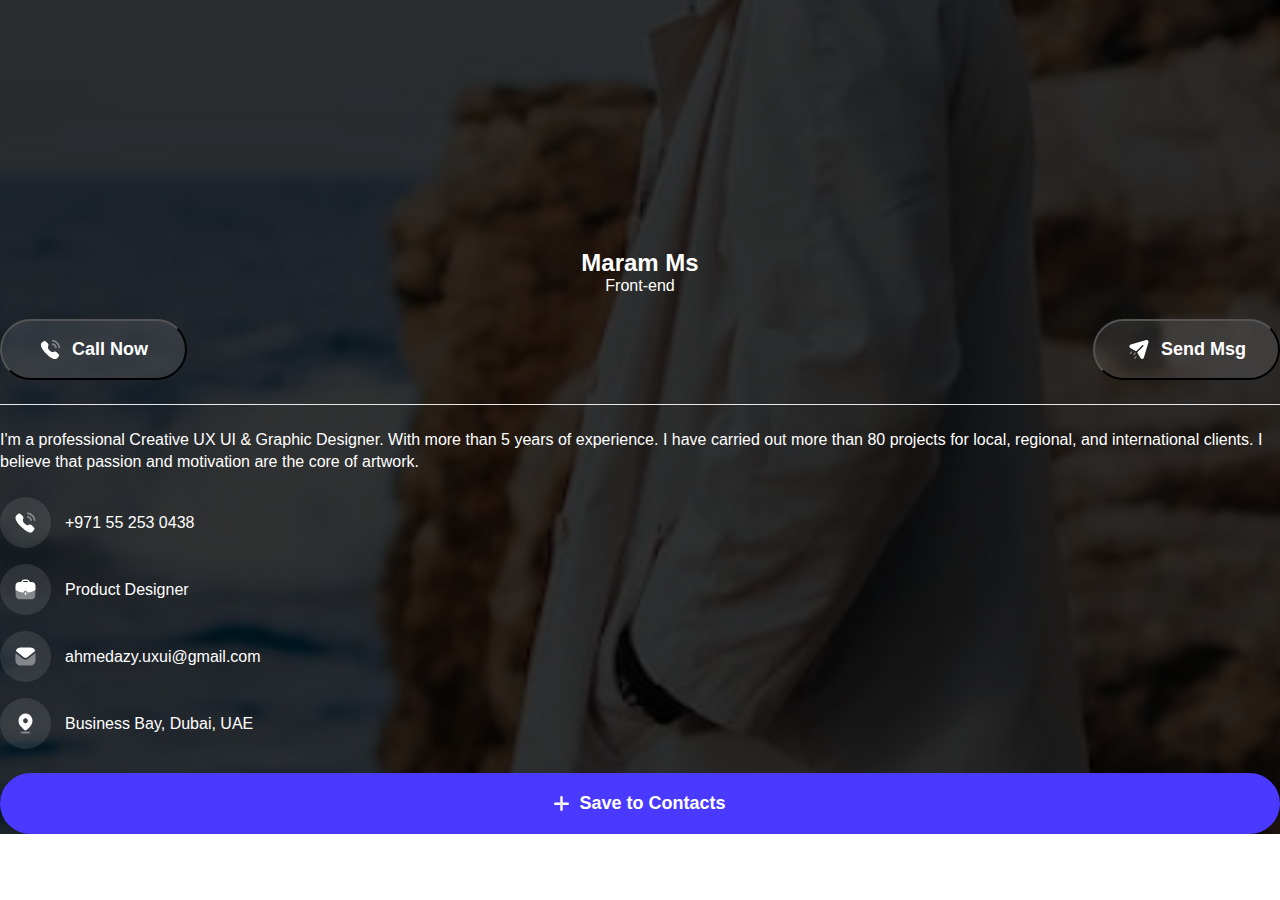
<file: index.html>
<!DOCTYPE html>
<html lang="en">
  <head>
    <!-- Required meta tags -->
    <meta charset="utf-8" />
    <meta name="viewport" content="width=device-width, initial-scale=1" />

    <!-- Bootstrap CSS -->
    <link
      href="https://cdn.jsdelivr.net/npm/bootstrap@5.0.2/dist/css/bootstrap.min.css"
      rel="stylesheet"
      integrity="sha384-EVSTQN3/azprG1Anm3QDgpJLIm9Nao0Yz1ztcQTwFspd3yD65VohhpuuCOmLASjC"
      crossorigin="anonymous"
    />
    <link rel="stylesheet" href="./css/style.css" />
    <title>Hello, world!</title>
  </head>
  <body>
    <main>
      <div class="profile">
        <div class="layout"></div>

        <div class="container">
          <div class="profile-info">
            <div class="info-details">
              <div class="info-names">
                <h1 class="profile-info-title">Maram Ms</h1>
                <span class="profile-indo-major">Front-end</span>
              </div>
              <div class="profile-btns">
                <button class="btn">
                  <svg
                    width="23"
                    height="23"
                    viewBox="0 0 23 23"
                    fill="none"
                    xmlns="http://www.w3.org/2000/svg"
                  >
                    <path
                      opacity="0.4"
                      d="M13.8177 5.26134C13.3615 5.17707 12.9425 5.4682 12.8556 5.91352C12.7688 6.35884 13.0608 6.79363 13.5046 6.88077C14.8408 7.14126 15.8725 8.17555 16.134 9.5163V9.51726C16.2085 9.9032 16.5482 10.1838 16.9395 10.1838C16.992 10.1838 17.0445 10.179 17.098 10.1694C17.5418 10.0804 17.8338 9.64654 17.747 9.20026C17.3566 7.19776 15.8152 5.65112 13.8177 5.26134Z"
                      fill="white"
                    />
                    <path
                      opacity="0.4"
                      d="M13.758 1.92435C13.5442 1.8937 13.3295 1.95691 13.1586 2.0929C12.983 2.2308 12.8733 2.43 12.8494 2.65314C12.7988 3.1042 13.1243 3.51217 13.5748 3.56293C16.6814 3.90961 19.096 6.32966 19.4453 9.44593C19.4921 9.86348 19.8424 10.1786 20.2604 10.1786C20.2919 10.1786 20.3224 10.1766 20.3539 10.1728C20.5725 10.1489 20.7672 10.0406 20.9046 9.86827C21.0411 9.69589 21.1031 9.48137 21.0783 9.26206C20.6431 5.37389 17.6339 2.35626 13.758 1.92435Z"
                      fill="white"
                    />
                    <path
                      fill-rule="evenodd"
                      clip-rule="evenodd"
                      d="M10.5722 12.4319C14.395 16.2537 15.2623 11.8323 17.6963 14.2646C20.0429 16.6106 21.3916 17.0806 18.4185 20.0529C18.0461 20.3521 15.68 23.9528 7.36449 15.6397C-0.952002 7.3255 2.6466 4.95693 2.94597 4.58462C5.92629 1.6041 6.3882 2.96066 8.7348 5.30661C11.1688 7.73997 6.7493 8.61006 10.5722 12.4319Z"
                      fill="white"
                    />
                  </svg>

                  Call Now
                </button>
                <button class="btn">
                  <svg
                    width="24"
                    height="23"
                    viewBox="0 0 24 23"
                    fill="none"
                    xmlns="http://www.w3.org/2000/svg"
                  >
                    <path
                      d="M21.0347 2.47095C20.5555 1.98124 19.8464 1.80012 19.1851 1.99178L3.76553 6.44708C3.06786 6.64066 2.57336 7.19362 2.44015 7.89512C2.30407 8.61003 2.7794 9.51853 3.4004 9.89803L8.22178 12.842C8.71628 13.1449 9.35453 13.0692 9.76373 12.659L15.2847 7.13803C15.5626 6.84958 16.0226 6.84958 16.3005 7.13803C16.5784 7.41499 16.5784 7.86637 16.3005 8.15387L10.77 13.6748C10.3598 14.085 10.2832 14.7213 10.585 15.2168L13.5309 20.0564C13.8759 20.6304 14.4701 20.9572 15.1218 20.9572C15.1984 20.9572 15.2847 20.9572 15.3614 20.9467C16.1089 20.8518 16.703 20.3429 16.9234 19.6242L21.4947 4.32053C21.6959 3.66887 21.5139 2.9597 21.0347 2.47095Z"
                      fill="white"
                    />
                    <path
                      opacity="0.4"
                      fill-rule="evenodd"
                      clip-rule="evenodd"
                      d="M3.38526 16.1074C3.20126 16.1074 3.01726 16.0375 2.87734 15.8966C2.59655 15.6158 2.59655 15.1616 2.87734 14.8808L4.18547 13.5717C4.46626 13.2919 4.92147 13.2919 5.20226 13.5717C5.48209 13.8525 5.48209 14.3077 5.20226 14.5885L3.89318 15.8966C3.75326 16.0375 3.56926 16.1074 3.38526 16.1074ZM6.98974 17.2502C6.80574 17.2502 6.62174 17.1802 6.48183 17.0393C6.20103 16.7585 6.20103 16.3043 6.48183 16.0235L7.78995 14.7144C8.07074 14.4346 8.52595 14.4346 8.80674 14.7144C9.08658 14.9952 9.08658 15.4504 8.80674 15.7312L7.49766 17.0393C7.35774 17.1802 7.17374 17.2502 6.98974 17.2502ZM7.23287 20.6695C7.37279 20.8104 7.55679 20.8803 7.74079 20.8803C7.92479 20.8803 8.10879 20.8104 8.2487 20.6695L9.55779 19.3614C9.83762 19.0806 9.83762 18.6254 9.55779 18.3446C9.277 18.0647 8.82179 18.0647 8.541 18.3446L7.23287 19.6537C6.95208 19.9344 6.95208 20.3887 7.23287 20.6695Z"
                      fill="white"
                    />
                  </svg>

                  Send Msg
                </button>
              </div>
            </div>

            <p class="profile-bio">
              I'm a professional Creative UX UI & Graphic Designer. With more
              than 5 years of experience. I have carried out more than 80
              projects for local, regional, and international clients. I believe
              that passion and motivation are the core of artwork.
            </p>

            <ul>
              <li>
                <div class="icons">
                  <svg
                    width="25"
                    height="25"
                    viewBox="0 0 25 25"
                    fill="none"
                    xmlns="http://www.w3.org/2000/svg"
                  >
                    <path
                      opacity="0.4"
                      d="M14.9183 5.99C14.4422 5.90206 14.005 6.20586 13.9144 6.67054C13.8238 7.13522 14.1285 7.58891 14.5916 7.67984C15.9859 7.95166 17.0624 9.03092 17.3353 10.43V10.431C17.413 10.8337 17.7675 11.1265 18.1759 11.1265C18.2306 11.1265 18.2854 11.1215 18.3412 11.1115C18.8043 11.0186 19.109 10.5659 19.0184 10.1002C18.6111 8.01062 17.0027 6.39672 14.9183 5.99Z"
                      fill="white"
                    />
                    <path
                      opacity="0.4"
                      d="M14.8561 2.50793C14.633 2.47595 14.4089 2.54191 14.2307 2.68381C14.0474 2.82771 13.9329 3.03557 13.908 3.26841C13.8552 3.73908 14.1948 4.16479 14.6649 4.21776C17.9065 4.57951 20.4262 7.10477 20.7907 10.3565C20.8395 10.7922 21.205 11.121 21.6412 11.121C21.674 11.121 21.7059 11.119 21.7388 11.115C21.9668 11.09 22.17 10.9771 22.3134 10.7972C22.4558 10.6174 22.5206 10.3935 22.4947 10.1647C22.0405 6.10746 18.9005 2.95862 14.8561 2.50793Z"
                      fill="white"
                    />
                    <path
                      fill-rule="evenodd"
                      clip-rule="evenodd"
                      d="M11.5317 13.4724C15.5208 17.4604 16.4258 12.8467 18.9656 15.3848C21.4143 17.8328 22.8216 18.3232 19.7192 21.4247C19.3306 21.737 16.8616 25.4943 8.1846 16.8197C-0.493478 8.144 3.26158 5.67244 3.57397 5.28395C6.68387 2.17385 7.16586 3.58938 9.61449 6.03733C12.1544 8.5765 7.54266 9.48441 11.5317 13.4724Z"
                      fill="white"
                    />
                  </svg>
                </div>
                +971 55 253 0438
              </li>

              <li>
                <div class="icons">
                  <svg
                    width="25"
                    height="25"
                    viewBox="0 0 25 25"
                    fill="none"
                    xmlns="http://www.w3.org/2000/svg"
                  >
                    <path
                      opacity="0.4"
                      d="M2.50024 11.5786C2.55024 13.9166 2.69024 17.9156 2.71024 18.3566C2.78124 19.2996 3.14224 20.2526 3.70424 20.9246C4.48624 21.8676 5.44924 22.2886 6.79224 22.2886C8.64824 22.2986 10.6942 22.2986 12.6812 22.2986C14.6762 22.2986 16.6122 22.2986 18.2472 22.2886C19.5712 22.2886 20.5642 21.8566 21.3362 20.9246C21.8982 20.2526 22.2592 19.2896 22.3102 18.3566C22.3302 17.9856 22.4302 13.6446 22.4902 11.5786H2.50024Z"
                      fill="white"
                    />
                    <path
                      d="M11.7454 15.8843V17.1783C11.7454 17.5923 12.0814 17.9283 12.4954 17.9283C12.9094 17.9283 13.2454 17.5923 13.2454 17.1783V15.8843C13.2454 15.4703 12.9094 15.1343 12.4954 15.1343C12.0814 15.1343 11.7454 15.4703 11.7454 15.8843Z"
                      fill="white"
                    />
                    <path
                      fill-rule="evenodd"
                      clip-rule="evenodd"
                      d="M10.7112 15.0565C10.6112 15.4195 10.2622 15.6515 9.88424 15.6015C7.33324 15.2455 4.89524 14.3405 2.83724 12.9815C2.62624 12.8435 2.50024 12.6075 2.50024 12.3555V8.88949C2.50024 6.78949 4.21224 5.08149 6.31724 5.08149H8.28424C8.47224 3.62949 9.70224 2.50049 11.2042 2.50049H13.7862C15.2872 2.50049 16.5182 3.62949 16.7062 5.08149H18.6832C20.7822 5.08149 22.4902 6.78949 22.4902 8.88949V12.3555C22.4902 12.6075 22.3632 12.8425 22.1542 12.9815C20.0922 14.3465 17.6442 15.2555 15.0762 15.6105C15.0412 15.6155 15.0072 15.6175 14.9732 15.6175C14.6342 15.6175 14.3312 15.3885 14.2462 15.0525C14.0442 14.2565 13.3212 13.6995 12.4902 13.6995C11.6482 13.6995 10.9332 14.2445 10.7112 15.0565ZM13.7862 4.00049H11.2042C10.5312 4.00049 9.96924 4.46049 9.80124 5.08149H15.1882C15.0202 4.46049 14.4582 4.00049 13.7862 4.00049Z"
                      fill="white"
                    />
                  </svg>
                </div>
                Product Designer
              </li>

              <li>
                <div class="icons">
                  <svg
                    width="25"
                    height="25"
                    viewBox="0 0 25 25"
                    fill="none"
                    xmlns="http://www.w3.org/2000/svg"
                  >
                    <path
                      opacity="0.4"
                      d="M22.5 16.44C22.5 19.23 20.26 21.49 17.47 21.5H17.46H7.55C4.77 21.5 2.5 19.25 2.5 16.46V16.45C2.5 16.45 2.506 12.024 2.514 9.798C2.515 9.38 2.995 9.146 3.322 9.406C5.698 11.291 9.947 14.728 10 14.773C10.71 15.342 11.61 15.663 12.53 15.663C13.45 15.663 14.35 15.342 15.06 14.762C15.113 14.727 19.267 11.393 21.679 9.477C22.007 9.216 22.489 9.45 22.49 9.867C22.5 12.076 22.5 16.44 22.5 16.44Z"
                      fill="white"
                    />
                    <path
                      d="M21.9761 6.17351C21.1101 4.54151 19.4061 3.49951 17.5301 3.49951H7.55013C5.67413 3.49951 3.97013 4.54151 3.10413 6.17351C2.91013 6.53851 3.00213 6.99351 3.32513 7.25151L10.7501 13.1905C11.2701 13.6105 11.9001 13.8195 12.5301 13.8195C12.5341 13.8195 12.5371 13.8195 12.5401 13.8195C12.5431 13.8195 12.5471 13.8195 12.5501 13.8195C13.1801 13.8195 13.8101 13.6105 14.3301 13.1905L21.7551 7.25151C22.0781 6.99351 22.1701 6.53851 21.9761 6.17351Z"
                      fill="white"
                    />
                  </svg>
                </div>
                ahmedazy.uxui@gmail.com
              </li>

              <li>
                <div class="icons">
                  <svg
                    width="25"
                    height="25"
                    viewBox="0 0 25 25"
                    fill="none"
                    xmlns="http://www.w3.org/2000/svg"
                  >
                    <path
                      fill-rule="evenodd"
                      clip-rule="evenodd"
                      d="M9.03162 3.43677C11.2165 2.16727 13.902 2.18946 16.0664 3.49489C18.2095 4.82691 19.512 7.20418 19.4998 9.76144C19.45 12.3019 18.0533 14.69 16.3075 16.5361C15.2998 17.6064 14.1726 18.5528 12.9488 19.356C12.8228 19.4289 12.6848 19.4777 12.5415 19.5C12.4036 19.4941 12.2693 19.4534 12.1508 19.3814C10.2824 18.1746 8.64334 16.634 7.31233 14.834C6.19859 13.3314 5.56584 11.516 5.5 9.63442C5.49856 7.07225 6.84677 4.70627 9.03162 3.43677ZM10.2942 10.6948C10.6617 11.6008 11.5292 12.1918 12.4916 12.1918C13.1221 12.1964 13.7282 11.9438 14.1748 11.4905C14.6214 11.0371 14.8715 10.4206 14.8692 9.77838C14.8726 8.79804 14.2955 7.91231 13.4073 7.53477C12.5191 7.15723 11.495 7.36235 10.8133 8.05435C10.1316 8.74635 9.92664 9.78872 10.2942 10.6948Z"
                      fill="white"
                    />
                    <ellipse
                      opacity="0.4"
                      cx="12.5"
                      cy="21.5"
                      rx="5"
                      ry="1"
                      fill="white"
                    />
                  </svg>
                </div>
                Business Bay, Dubai, UAE
              </li>
            </ul>

            <button class="btn-save">
              <svg
                width="15"
                height="15"
                viewBox="0 0 15 15"
                fill="none"
                xmlns="http://www.w3.org/2000/svg"
              >
                <rect
                  y="6.6001"
                  width="15"
                  height="2.4"
                  rx="1.2"
                  fill="white"
                />
                <rect
                  x="8.69995"
                  width="15"
                  height="2.4"
                  rx="1.2"
                  transform="rotate(90 8.69995 0)"
                  fill="white"
                />
                <mask
                  id="mask0_70_308"
                  style="mask-type: alpha"
                  maskUnits="userSpaceOnUse"
                  x="0"
                  y="6"
                  width="15"
                  height="3"
                >
                  <rect
                    y="6.6001"
                    width="15"
                    height="2.4"
                    rx="1.2"
                    fill="#B7B0FF"
                  />
                </mask>
                <g mask="url(#mask0_70_308)">
                  <rect
                    x="8.69995"
                    y="0.300049"
                    width="15"
                    height="2.4"
                    rx="1.2"
                    transform="rotate(90 8.69995 0.300049)"
                    fill="#E6E6E6"
                  />
                </g>
              </svg>

              Save to Contacts
            </button>
          </div>
        </div>
      </div>
    </main>

    <!-- Option 1: Bootstrap Bundle with Popper -->
    <script
      src="https://cdn.jsdelivr.net/npm/bootstrap@5.0.2/dist/js/bootstrap.bundle.min.js"
      integrity="sha384-MrcW6ZMFYlzcLA8Nl+NtUVF0sA7MsXsP1UyJoMp4YLEuNSfAP+JcXn/tWtIaxVXM"
      crossorigin="anonymous"
    ></script>
  </body>
</html>
</file>
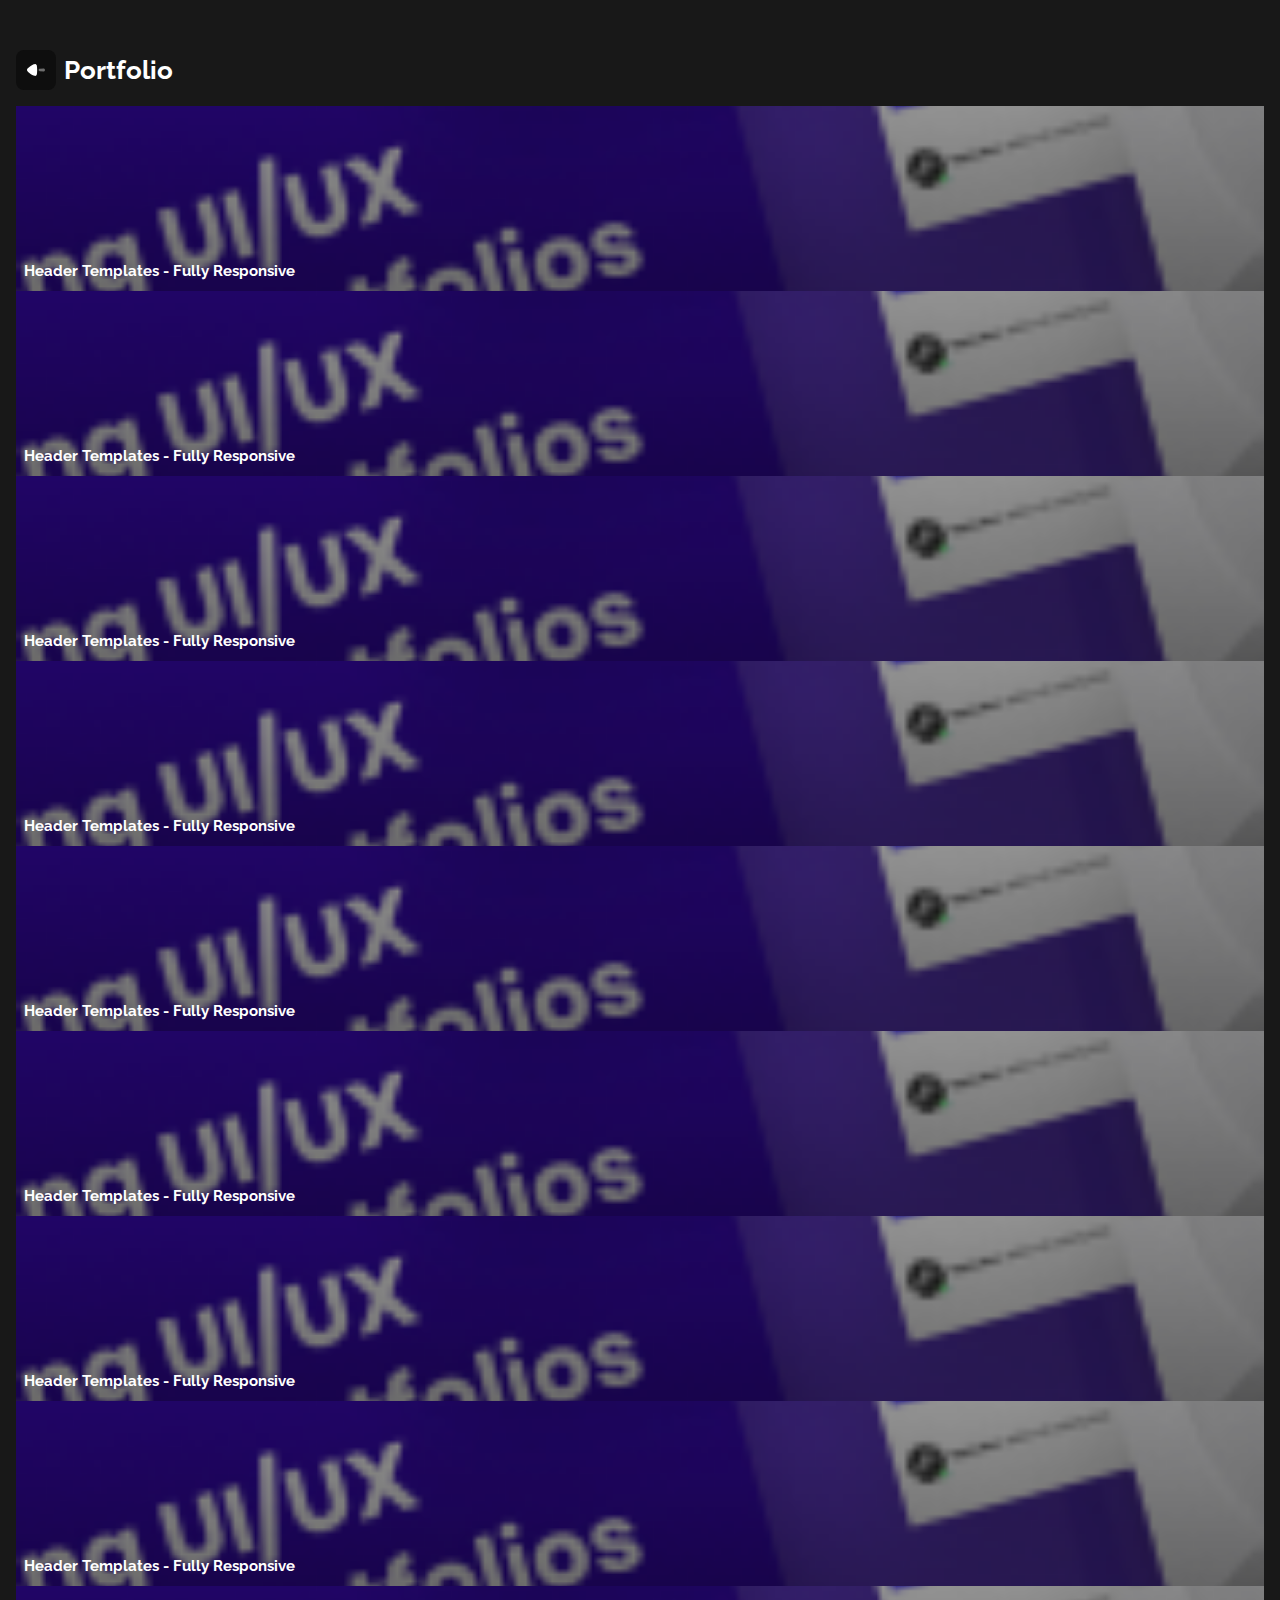
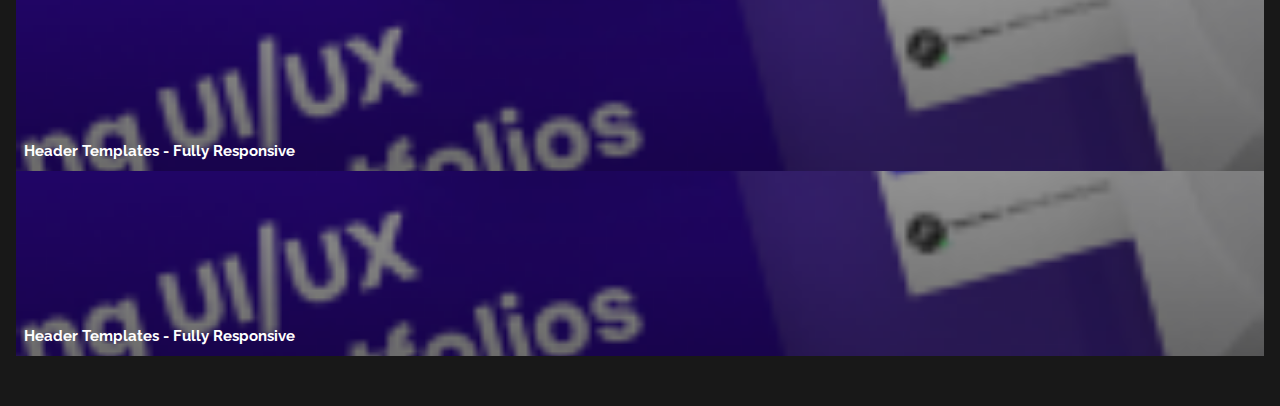
<file: portfolio.html>
<!DOCTYPE html>
<html lang="en">
  <head>
    <!-- Required meta tags -->
    <meta charset="utf-8" />
    <meta name="viewport" content="width=device-width, initial-scale=1" />

    <!-- Bootstrap CSS -->
    <link
      href="https://cdn.jsdelivr.net/npm/bootstrap@5.0.2/dist/css/bootstrap.min.css"
      rel="stylesheet"
      integrity="sha384-EVSTQN3/azprG1Anm3QDgpJLIm9Nao0Yz1ztcQTwFspd3yD65VohhpuuCOmLASjC"
      crossorigin="anonymous"
    />
    <link rel="preconnect" href="https://fonts.googleapis.com">
<link rel="preconnect" href="https://fonts.gstatic.com" crossorigin>
<link href="https://fonts.googleapis.com/css2?family=Alexandria:wght@400;500;600;700;800&family=Cairo&family=DM+Sans:ital,wght@0,500;0,700;1,400&family=IBM+Plex+Sans+Arabic:wght@100;200;300;400;500;600;700&family=Inter:wght@400;600;700&family=Lato&family=Montserrat+Subrayada&family=Noto+Kufi+Arabic:wght@400;500;600;700&family=Nunito+Sans:wght@800&family=Open+Sans&family=Poppins:ital,wght@0,200;0,400;0,500;0,600;0,700;0,800;1,300;1,400;1,600&family=Raleway:wght@300;400;500;600;700;900&family=Roboto:ital,wght@0,100;0,300;0,500;0,700;1,300;1,500&family=Work+Sans:ital,wght@0,800;1,700&display=swap" rel="stylesheet">
    <link rel="stylesheet" href="./css/portfolio.css" />
    <title>Hello, world!</title>
  </head>
  <body>
    <main>
      <div class="portfolio">
        <div class="container">
          <div class="portfolio-info">
            <div class="portfolio-nav">
              <div class="arrow">
                <svg
                  width="24"
                  height="24"
                  viewBox="0 0 24 24"
                  fill="none"
                  xmlns="http://www.w3.org/2000/svg"
                >
                  <path
                    opacity="0.4"
                    d="M15.7975 10.8096L19.4967 10.4824C20.3269 10.4824 21 11.1621 21 12.0003C21 12.8386 20.3269 13.5182 19.4967 13.5182L15.7975 13.1911C15.1463 13.1911 14.6183 12.6579 14.6183 12.0003C14.6183 11.3416 15.1463 10.8096 15.7975 10.8096Z"
                    fill="white"
                  />
                  <path
                    d="M3.37534 10.8698C3.43316 10.8115 3.64915 10.5647 3.85206 10.3598C5.03568 9.07656 8.12619 6.97815 9.7429 6.33596C9.98835 6.23352 10.6091 6.01542 10.9418 6C11.2592 6 11.5625 6.0738 11.8516 6.2192C12.2127 6.42299 12.5007 6.74463 12.66 7.12355C12.7614 7.38572 12.9207 8.17331 12.9207 8.18763C13.0789 9.04792 13.165 10.4469 13.165 11.9934C13.165 13.465 13.0789 14.8067 12.949 15.6813C12.9349 15.6967 12.7756 16.6738 12.6021 17.0086C12.2847 17.6211 11.664 18 10.9996 18H10.9418C10.5087 17.9857 9.5989 17.6057 9.5989 17.5924C8.06837 16.9502 5.05096 14.9532 3.83788 13.6258C3.83788 13.6258 3.49534 13.2844 3.34698 13.0718C3.11571 12.7656 3.00007 12.3866 3.00007 12.0077C3.00007 11.5847 3.12989 11.1915 3.37534 10.8698Z"
                    fill="white"
                  />
                </svg>
              </div>
              <h1>Portfolio</h1>
            </div>

         
            
              <div class="row g-0">
              <div class="col-6">
                <div class=" portfolio-item">
                  <p class="title">Header Templates - Fully Responsive</p>
                </div>
              </div>
             <div class="col-6">
                <div class=" portfolio-item">
                  <p class="title">Header Templates - Fully Responsive</p>
                </div>
              </div> 
              <div class="col-6">
                <div class=" portfolio-item">
                  <p class="title">Header Templates - Fully Responsive</p>
                </div>
              </div>
              <div class="col-6">
                <div class=" portfolio-item">
                  <p class="title">Header Templates - Fully Responsive</p>
                </div>
              </div>

              <div class="col-6">
                <div class=" portfolio-item">
                  <p class="title">Header Templates - Fully Responsive</p>
                </div>
              </div>
              <div class="col-6">
                <div class=" portfolio-item">
                  <p class="title">Header Templates - Fully Responsive</p>
                </div>
              </div>
              <div class="col-6">
                <div class=" portfolio-item">
                  <p class="title">Header Templates - Fully Responsive</p>
                </div>
              </div>
              <div class="col-6">
                <div class=" portfolio-item">
                  <p class="title">Header Templates - Fully Responsive</p>
                </div>
              </div>
              <div class="col-6">
                <div class=" portfolio-item">
                  <p class="title">Header Templates - Fully Responsive</p>
                </div>
              </div>
              <div class="col-6">
                <div class=" portfolio-item">
                  <p class="title">Header Templates - Fully Responsive</p>
                </div>
              </div>  
            </div>  
         
        </div>
      </div>
    </main>

    <!-- Option 1: Bootstrap Bundle with Popper -->
    <script
      src="https://cdn.jsdelivr.net/npm/bootstrap@5.0.2/dist/js/bootstrap.bundle.min.js"
      integrity="sha384-MrcW6ZMFYlzcLA8Nl+NtUVF0sA7MsXsP1UyJoMp4YLEuNSfAP+JcXn/tWtIaxVXM"
      crossorigin="anonymous"
    ></script>
  </body>
</html>
</file>
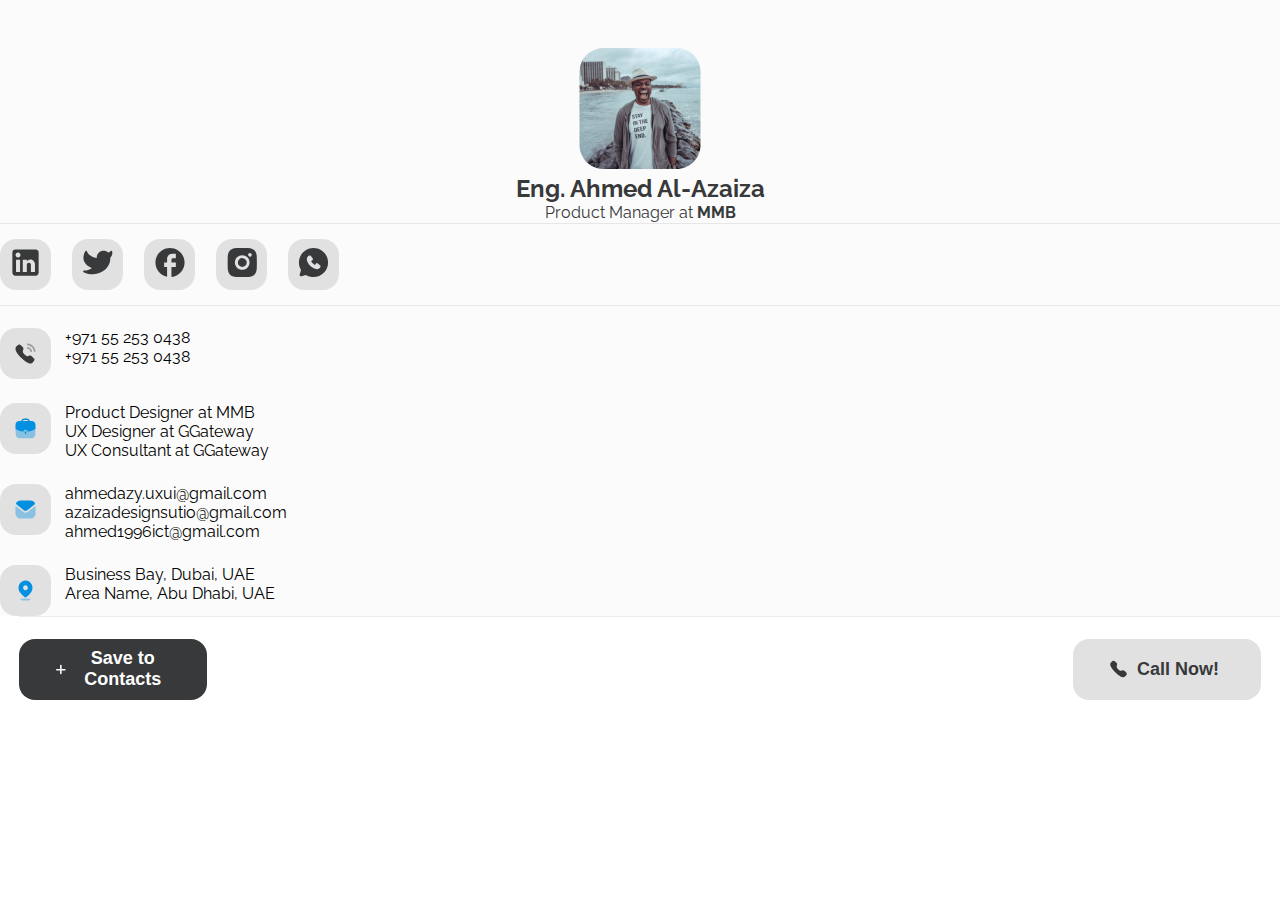
<file: profile-page.html>
<!DOCTYPE html>
<html lang="en">

<head>
  <!-- Required meta tags -->
  <meta charset="utf-8" />
  <meta name="viewport" content="width=device-width, initial-scale=1" />

  <!-- Bootstrap CSS -->
  <link href="https://cdn.jsdelivr.net/npm/bootstrap@5.0.2/dist/css/bootstrap.min.css" rel="stylesheet"
    integrity="sha384-EVSTQN3/azprG1Anm3QDgpJLIm9Nao0Yz1ztcQTwFspd3yD65VohhpuuCOmLASjC" crossorigin="anonymous" />
    <link rel="preconnect" href="https://fonts.googleapis.com">
    <link rel="preconnect" href="https://fonts.gstatic.com" crossorigin>
    <link href="https://fonts.googleapis.com/css2?family=Alexandria:wght@400;500;600;700;800&family=Cairo&family=DM+Sans:ital,wght@0,500;0,700;1,400&family=IBM+Plex+Sans+Arabic:wght@100;200;300;400;500;600;700&family=Inter:wght@400;600;700&family=Lato&family=Montserrat+Subrayada&family=Noto+Kufi+Arabic:wght@400;500;600;700&family=Nunito+Sans:wght@800&family=Open+Sans&family=Poppins:ital,wght@0,200;0,400;0,500;0,600;0,700;0,800;1,300;1,400;1,600&family=Raleway:wght@300;400;500;600;700;900&family=Roboto:ital,wght@0,100;0,300;0,500;0,700;1,300;1,500&family=Work+Sans:ital,wght@0,800;1,700&display=swap" rel="stylesheet">
    <link rel="stylesheet" href="./css/profile-page.css" />
  <title>Hello, world!</title>
</head>

<body>
  <main>
    <div class="profile">
      <div class="container">
        <div class="profile-info">
          <div class="info-details">
            <div class="info-items">
              <div class="photo">
                <img src="./images/img.png" alt="" />
              </div>
              <div class="names">
                <h1 class="profile-info-title">Eng. Ahmed Al-Azaiza</h1>
                <p class="profile-indo-major">
                  Product Manager at <span> MMB</span>
                </p>
              </div>
            </div>

            <ul class="socail">
              <li>
                <a href="/">
                  <svg width="27" height="27" viewBox="0 0 27 27" fill="none" xmlns="http://www.w3.org/2000/svg">
                    <path
                      d="M23.7083 0.375C24.4819 0.375 25.2237 0.682291 25.7707 1.22927C26.3177 1.77625 26.625 2.51812 26.625 3.29167V23.7083C26.625 24.4819 26.3177 25.2237 25.7707 25.7707C25.2237 26.3177 24.4819 26.625 23.7083 26.625H3.29167C2.51812 26.625 1.77625 26.3177 1.22927 25.7707C0.682291 25.2237 0.375 24.4819 0.375 23.7083V3.29167C0.375 2.51812 0.682291 1.77625 1.22927 1.22927C1.77625 0.682291 2.51812 0.375 3.29167 0.375H23.7083ZM22.9792 22.9792V15.25C22.9792 13.9891 22.4783 12.7799 21.5867 11.8883C20.6951 10.9967 19.4859 10.4958 18.225 10.4958C16.9854 10.4958 15.5417 11.2542 14.8417 12.3917V10.7729H10.7729V22.9792H14.8417V15.7896C14.8417 14.6667 15.7458 13.7479 16.8688 13.7479C17.4102 13.7479 17.9295 13.963 18.3124 14.3459C18.6953 14.7288 18.9104 15.2481 18.9104 15.7896V22.9792H22.9792ZM6.03333 8.48333C6.68311 8.48333 7.30628 8.22521 7.76575 7.76575C8.22521 7.30628 8.48333 6.68311 8.48333 6.03333C8.48333 4.67708 7.38958 3.56875 6.03333 3.56875C5.37969 3.56875 4.75281 3.82841 4.29061 4.29061C3.82841 4.75281 3.56875 5.37969 3.56875 6.03333C3.56875 7.38958 4.67708 8.48333 6.03333 8.48333ZM8.06042 22.9792V10.7729H4.02083V22.9792H8.06042Z"
                      fill="#38393A" />
                  </svg>
                </a>
              </li>
              <li>
                <a href="/">
                  <svg width="36" height="35" viewBox="0 0 36 35" fill="none" xmlns="http://www.w3.org/2000/svg">
                    <path
                      d="M32.2888 6.67167C32.2758 6.49588 32.2071 6.32751 32.0911 6.18756C31.9752 6.0476 31.8171 5.94225 31.6367 5.88464C31.4564 5.82703 31.2616 5.81971 31.0767 5.8636C30.8919 5.90748 30.7251 6.00063 30.5972 6.13142C29.9615 6.78969 29.1339 7.26512 28.2134 7.5009C26.972 6.42815 25.3348 5.83196 23.6343 5.83348C22.7307 5.83395 21.836 5.99871 21.0013 6.31837C20.1666 6.63802 19.4084 7.1063 18.7697 7.69647C18.1311 8.28664 17.6247 8.98714 17.2793 9.75798C16.934 10.5288 16.7565 11.3549 16.757 12.1891V12.9788C10.9414 12.5642 7.83423 8.48448 6.99231 6.4168C6.92604 6.25295 6.80935 6.11054 6.65657 6.00708C6.5038 5.90363 6.3216 5.84363 6.13239 5.83448C5.94318 5.82533 5.75519 5.86741 5.59154 5.95556C5.42789 6.04371 5.29571 6.17409 5.21125 6.33065C3.17547 10.0927 2.86243 13.7434 4.34211 16.8521C5.63707 19.5749 8.24255 21.7431 11.9369 23.1807C10.2589 24.2774 7.43369 25.5769 4.13989 25.5769C3.93114 25.5766 3.72785 25.6384 3.56009 25.7531C3.39234 25.8678 3.26903 26.0293 3.2084 26.2137C3.14778 26.3981 3.15306 26.5956 3.22347 26.777C3.29388 26.9584 3.42567 27.1141 3.59935 27.221C6.75898 29.1666 10.0703 29.1666 13.1463 29.1666H13.2396C22.6913 29.1666 30.3503 22.0841 30.3503 13.3503V12.4906C31.0561 11.8265 31.6063 11.1498 31.9447 10.2722C32.3199 9.29216 32.3958 8.15781 32.2888 6.67167Z"
                      fill="#38393A" />
                  </svg>
                </a>
              </li>
              <li>
                <a href="/">
                  <svg width="36" height="35" viewBox="0 0 36 35" fill="none" xmlns="http://www.w3.org/2000/svg">
                    <path
                      d="M32.5832 17.5001C32.5832 9.45008 26.0498 2.91675 17.9998 2.91675C9.94984 2.91675 3.4165 9.45008 3.4165 17.5001C3.4165 24.5584 8.43317 30.4355 15.0832 31.7917V21.8751H12.1665V17.5001H15.0832V13.8542C15.0832 11.0397 17.3728 8.75008 20.1873 8.75008H23.8332V13.1251H20.9165C20.1144 13.1251 19.4582 13.7813 19.4582 14.5834V17.5001H23.8332V21.8751H19.4582V32.0105C26.8228 31.2813 32.5832 25.0688 32.5832 17.5001Z"
                      fill="#38393A" />
                  </svg>
                </a>
              </li>
              <li>
                <a href="/">
                  <svg width="36" height="35" viewBox="0 0 36 35" fill="none" xmlns="http://www.w3.org/2000/svg">
                    <path
                      d="M19.7494 2.91805C20.8135 2.91397 21.8777 2.92467 22.9416 2.95014L23.2246 2.96035C23.5512 2.97201 23.8735 2.9866 24.2629 3.0041C25.8146 3.07701 26.8733 3.32201 27.8023 3.68222C28.7648 4.05264 29.5756 4.5543 30.3864 5.36514C31.1278 6.09373 31.7016 6.97506 32.0679 7.94784C32.4281 8.8768 32.6731 9.93701 32.746 11.4887C32.7635 11.8766 32.7781 12.2003 32.7898 12.527L32.7985 12.8099C32.8244 13.8733 32.8356 14.937 32.8321 16.0008L32.8335 17.0887V18.9991C32.8371 20.0633 32.8259 21.1275 32.8 22.1914L32.7912 22.4743C32.7796 22.801 32.765 23.1233 32.7475 23.5126C32.6746 25.0643 32.4266 26.1231 32.0679 27.052C31.7028 28.0258 31.1289 28.9079 30.3864 29.6362C29.6572 30.3775 28.7754 30.9512 27.8023 31.3176C26.8733 31.6778 25.8146 31.9228 24.2629 31.9958C23.8735 32.0133 23.5512 32.0278 23.2246 32.0395L22.9416 32.0483C21.8778 32.0742 20.8136 32.0854 19.7494 32.0818L18.6614 32.0833H16.7525C15.6883 32.0869 14.6241 32.0757 13.5602 32.0497L13.2773 32.041C12.9311 32.0284 12.585 32.0138 12.2389 31.9972C10.6873 31.9243 9.62852 31.6764 8.69811 31.3176C7.72494 30.9521 6.84345 30.3782 6.1154 29.6362C5.37317 28.9074 4.79885 28.0255 4.43248 27.052C4.07227 26.1231 3.82727 25.0643 3.75436 23.5126C3.73812 23.1666 3.72353 22.8205 3.71061 22.4743L3.70332 22.1914C3.67643 21.1275 3.66428 20.0633 3.66686 18.9991V16.0008C3.66279 14.9371 3.67348 13.8733 3.69894 12.8099L3.70915 12.527C3.72082 12.2003 3.7354 11.8766 3.7529 11.4887C3.82582 9.93555 4.07082 8.87826 4.43102 7.94784C4.79761 6.97458 5.37305 6.09349 6.11686 5.3666C6.84441 4.62394 7.72534 4.0491 8.69811 3.68222C9.62852 3.32201 10.6858 3.07701 12.2389 3.0041L13.2773 2.96035L13.5602 2.95305C14.6236 2.92618 15.6873 2.91403 16.751 2.9166L19.7494 2.91805ZM18.2502 10.2097C17.2841 10.1961 16.3248 10.3745 15.4283 10.7348C14.5317 11.0951 13.7157 11.63 13.0277 12.3083C12.3396 12.9867 11.7933 13.7951 11.4204 14.6865C11.0474 15.5778 10.8554 16.5344 10.8554 17.5007C10.8554 18.4669 11.0474 19.4235 11.4204 20.3149C11.7933 21.2062 12.3396 22.0146 13.0277 22.693C13.7157 23.3714 14.5317 23.9062 15.4283 24.2665C16.3248 24.6268 17.2841 24.8053 18.2502 24.7916C20.1841 24.7916 22.0387 24.0234 23.4062 22.6559C24.7736 21.2885 25.5419 19.4338 25.5419 17.4999C25.5419 15.5661 24.7736 13.7114 23.4062 12.3439C22.0387 10.9765 20.1841 10.2097 18.2502 10.2097ZM18.2502 13.1264C18.8313 13.1157 19.4088 13.2209 19.9488 13.4359C20.4889 13.6508 20.9807 13.9713 21.3955 14.3784C21.8103 14.7856 22.1398 15.2713 22.3648 15.8073C22.5898 16.3433 22.7057 16.9187 22.7058 17.4999C22.7059 18.0812 22.5902 18.6566 22.3654 19.1926C22.1406 19.7287 21.8112 20.2145 21.3965 20.6218C20.9819 21.0291 20.4902 21.3497 19.9502 21.5649C19.4102 21.78 18.8328 21.8854 18.2516 21.8749C17.0913 21.8749 15.9785 21.414 15.1581 20.5935C14.3376 19.773 13.8766 18.6602 13.8766 17.4999C13.8766 16.3396 14.3376 15.2268 15.1581 14.4063C15.9785 13.5859 17.0913 13.1249 18.2516 13.1249L18.2502 13.1264ZM25.9064 8.02222C25.436 8.04105 24.991 8.24119 24.6648 8.58072C24.3386 8.92025 24.1564 9.37283 24.1564 9.84368C24.1564 10.3145 24.3386 10.7671 24.6648 11.1066C24.991 11.4462 25.436 11.6463 25.9064 11.6651C26.3899 11.6651 26.8536 11.4731 27.1954 11.1312C27.5373 10.7894 27.7294 10.3257 27.7294 9.84222C27.7294 9.35875 27.5373 8.89509 27.1954 8.55322C26.8536 8.21136 26.3899 8.0193 25.9064 8.0193V8.02222Z"
                      fill="#38393A" />
                  </svg>
                </a>
              </li>
              <li>
                <a href="/">
                  <svg width="35" height="35" viewBox="0 0 35 35" fill="none" xmlns="http://www.w3.org/2000/svg">
                    <g clip-path="url(#clip0_70_489)">
                      <path fill-rule="evenodd" clip-rule="evenodd"
                        d="M17.4998 2.91675C9.44546 2.91675 2.9165 9.44571 2.9165 17.5001C2.9165 20.2563 3.68213 22.8376 5.01359 25.0367L3.71275 29.4584C3.63806 29.7123 3.63315 29.9816 3.69853 30.238C3.7639 30.4944 3.89716 30.7285 4.08428 30.9156C4.2714 31.1028 4.50548 31.236 4.7619 31.3014C5.01833 31.3668 5.28763 31.3619 5.5415 31.2872L9.96317 29.9863C12.2362 31.3617 14.8431 32.087 17.4998 32.0834C25.5542 32.0834 32.0832 25.5545 32.0832 17.5001C32.0832 9.44571 25.5542 2.91675 17.4998 2.91675ZM14.2011 20.8003C17.1513 23.749 19.9673 24.1384 20.9619 24.1749C22.4742 24.2303 23.9471 23.0753 24.5203 21.7351C24.5926 21.5684 24.6189 21.3853 24.5963 21.2049C24.5737 21.0246 24.5031 20.8536 24.3919 20.7099C23.5928 19.689 22.5121 18.9555 21.4563 18.2263C21.2358 18.0739 20.9649 18.0128 20.7004 18.0557C20.4359 18.0987 20.1982 18.2424 20.0373 18.4567L19.1623 19.7911C19.1163 19.8629 19.0446 19.9143 18.962 19.9349C18.8793 19.9555 18.7918 19.9437 18.7175 19.902C18.124 19.5622 17.2592 18.9847 16.638 18.3634C16.0167 17.7422 15.4742 16.9167 15.1694 16.3611C15.1316 16.2905 15.1207 16.2086 15.1387 16.1306C15.1566 16.0526 15.2023 15.9837 15.2671 15.9367L16.6146 14.9363C16.8069 14.7691 16.931 14.537 16.9633 14.2843C16.9956 14.0315 16.9338 13.7757 16.7896 13.5655C16.1363 12.6088 15.375 11.3926 14.2711 10.5861C14.1286 10.4829 13.9617 10.4185 13.7868 10.3993C13.6119 10.3801 13.435 10.4068 13.2736 10.4767C11.9319 11.0513 10.7711 12.5242 10.8265 14.0395C10.863 15.034 11.2523 17.8501 14.2011 20.8003Z"
                        fill="#38393A" />
                    </g>
                    <defs>
                      <clipPath id="clip0_70_489">
                        <rect width="35" height="35" fill="white" />
                      </clipPath>
                    </defs>
                  </svg>
                </a>
              </li>
            </ul>
          </div>

          <ul class="list-info-contact">
            <li>
              <div class="icons">
                <svg width="25" height="25" viewBox="0 0 25 25" fill="none" xmlns="http://www.w3.org/2000/svg">
                  <path opacity="0.4"
                    d="M14.9183 5.99C14.4422 5.90206 14.005 6.20586 13.9144 6.67054C13.8238 7.13522 14.1285 7.58891 14.5916 7.67984C15.9859 7.95166 17.0624 9.03092 17.3353 10.43V10.431C17.413 10.8337 17.7675 11.1265 18.1759 11.1265C18.2306 11.1265 18.2854 11.1215 18.3412 11.1115C18.8043 11.0186 19.109 10.5659 19.0184 10.1002C18.6111 8.01062 17.0027 6.39672 14.9183 5.99Z"
                    fill="#38393A" />
                  <path opacity="0.4"
                    d="M14.8561 2.50793C14.633 2.47595 14.4089 2.54191 14.2307 2.68381C14.0474 2.82771 13.9329 3.03557 13.908 3.26841C13.8552 3.73908 14.1948 4.16479 14.6649 4.21776C17.9065 4.57951 20.4262 7.10477 20.7907 10.3565C20.8395 10.7922 21.205 11.121 21.6412 11.121C21.674 11.121 21.7059 11.119 21.7388 11.115C21.9668 11.09 22.17 10.9771 22.3134 10.7972C22.4558 10.6174 22.5206 10.3935 22.4947 10.1647C22.0405 6.10746 18.9005 2.95862 14.8561 2.50793Z"
                    fill="#38393A" />
                  <path fill-rule="evenodd" clip-rule="evenodd"
                    d="M11.5317 13.4724C15.5208 17.4604 16.4258 12.8467 18.9656 15.3848C21.4143 17.8328 22.8216 18.3232 19.7192 21.4247C19.3306 21.737 16.8616 25.4943 8.1846 16.8197C-0.493478 8.144 3.26158 5.67244 3.57397 5.28395C6.68387 2.17385 7.16586 3.58938 9.61449 6.03733C12.1544 8.5765 7.54266 9.48441 11.5317 13.4724Z"
                    fill="#38393A" />
                </svg>
              </div>
              <p>
                <span> +971 55 253 0438 </span>
                <span> +971 55 253 0438 </span>
              </p>
            </li>

            <li>
              <div class="icons">
                <svg width="25" height="25" viewBox="0 0 25 25" fill="none" xmlns="http://www.w3.org/2000/svg">
                  <path opacity="0.4"
                    d="M2.50024 11.5786C2.55024 13.9166 2.69024 17.9156 2.71024 18.3566C2.78124 19.2996 3.14224 20.2526 3.70424 20.9246C4.48624 21.8676 5.44924 22.2886 6.79224 22.2886C8.64824 22.2986 10.6942 22.2986 12.6812 22.2986C14.6762 22.2986 16.6122 22.2986 18.2472 22.2886C19.5712 22.2886 20.5642 21.8566 21.3362 20.9246C21.8982 20.2526 22.2592 19.2896 22.3102 18.3566C22.3302 17.9856 22.4302 13.6446 22.4902 11.5786H2.50024Z"
                    fill="#0390E0" />
                  <path
                    d="M11.7454 15.8843V17.1783C11.7454 17.5923 12.0814 17.9283 12.4954 17.9283C12.9094 17.9283 13.2454 17.5923 13.2454 17.1783V15.8843C13.2454 15.4703 12.9094 15.1343 12.4954 15.1343C12.0814 15.1343 11.7454 15.4703 11.7454 15.8843Z"
                    fill="#0390E0" />
                  <path fill-rule="evenodd" clip-rule="evenodd"
                    d="M10.7112 15.0565C10.6112 15.4195 10.2622 15.6515 9.88424 15.6015C7.33324 15.2455 4.89524 14.3405 2.83724 12.9815C2.62624 12.8435 2.50024 12.6075 2.50024 12.3555V8.88949C2.50024 6.78949 4.21224 5.08149 6.31724 5.08149H8.28424C8.47224 3.62949 9.70224 2.50049 11.2042 2.50049H13.7862C15.2872 2.50049 16.5182 3.62949 16.7062 5.08149H18.6832C20.7822 5.08149 22.4902 6.78949 22.4902 8.88949V12.3555C22.4902 12.6075 22.3632 12.8425 22.1542 12.9815C20.0922 14.3465 17.6442 15.2555 15.0762 15.6105C15.0412 15.6155 15.0072 15.6175 14.9732 15.6175C14.6342 15.6175 14.3312 15.3885 14.2462 15.0525C14.0442 14.2565 13.3212 13.6995 12.4902 13.6995C11.6482 13.6995 10.9332 14.2445 10.7112 15.0565ZM13.7862 4.00049H11.2042C10.5312 4.00049 9.96924 4.46049 9.80124 5.08149H15.1882C15.0202 4.46049 14.4582 4.00049 13.7862 4.00049Z"
                    fill="#0390E0" />
                </svg>
              </div>
              <p>
                <span> Product Designer at MMB </span>
                <span> UX Designer at GGateway </span>
                <span>UX Consultant at GGateway</span>
              </p>
            </li>

            <li>
              <div class="icons">
                <svg width="25" height="25" viewBox="0 0 25 25" fill="none" xmlns="http://www.w3.org/2000/svg">
                  <path opacity="0.4"
                    d="M22.5 16.44C22.5 19.23 20.26 21.49 17.47 21.5H17.46H7.55C4.77 21.5 2.5 19.25 2.5 16.46V16.45C2.5 16.45 2.506 12.024 2.514 9.798C2.515 9.38 2.995 9.146 3.322 9.406C5.698 11.291 9.947 14.728 10 14.773C10.71 15.342 11.61 15.663 12.53 15.663C13.45 15.663 14.35 15.342 15.06 14.762C15.113 14.727 19.267 11.393 21.679 9.477C22.007 9.216 22.489 9.45 22.49 9.867C22.5 12.076 22.5 16.44 22.5 16.44Z"
                    fill="#0390E0" />
                  <path
                    d="M21.9761 6.17351C21.1101 4.54151 19.4061 3.49951 17.5301 3.49951H7.55013C5.67413 3.49951 3.97013 4.54151 3.10413 6.17351C2.91013 6.53851 3.00213 6.99351 3.32513 7.25151L10.7501 13.1905C11.2701 13.6105 11.9001 13.8195 12.5301 13.8195C12.5341 13.8195 12.5371 13.8195 12.5401 13.8195C12.5431 13.8195 12.5471 13.8195 12.5501 13.8195C13.1801 13.8195 13.8101 13.6105 14.3301 13.1905L21.7551 7.25151C22.0781 6.99351 22.1701 6.53851 21.9761 6.17351Z"
                    fill="#0390E0" />
                </svg>
              </div>
              <p>
                <span> ahmedazy.uxui@gmail.com </span>
                <span> azaizadesignsutio@gmail.com</span>
                <span>ahmed1996ict@gmail.com</span>
              </p>
            </li>

            <li>
              <div class="icons">
                <svg width="25" height="25" viewBox="0 0 25 25" fill="none" xmlns="http://www.w3.org/2000/svg">
                  <path fill-rule="evenodd" clip-rule="evenodd"
                    d="M9.03162 3.43677C11.2165 2.16727 13.902 2.18946 16.0664 3.49489C18.2095 4.82691 19.512 7.20418 19.4998 9.76144C19.45 12.3019 18.0533 14.69 16.3075 16.5361C15.2998 17.6064 14.1726 18.5528 12.9488 19.356C12.8228 19.4289 12.6848 19.4777 12.5415 19.5C12.4036 19.4941 12.2693 19.4534 12.1508 19.3814C10.2824 18.1746 8.64334 16.634 7.31233 14.834C6.19859 13.3314 5.56584 11.516 5.5 9.63442C5.49856 7.07225 6.84677 4.70627 9.03162 3.43677ZM10.2942 10.6948C10.6617 11.6008 11.5292 12.1918 12.4916 12.1918C13.1221 12.1964 13.7282 11.9438 14.1748 11.4905C14.6214 11.0371 14.8715 10.4206 14.8692 9.77838C14.8726 8.79804 14.2955 7.91231 13.4073 7.53477C12.5191 7.15723 11.495 7.36235 10.8133 8.05435C10.1316 8.74635 9.92664 9.78872 10.2942 10.6948Z"
                    fill="#0390E0" />
                  <ellipse opacity="0.4" cx="12.5" cy="21.5" rx="5" ry="1" fill="#0390E0" />
                </svg>
              </div>
              <p>
                <span> Business Bay, Dubai, UAE </span>
                <span>Area Name, Abu Dhabi, UAE </span>
              </p>
            </li>
          </ul>
        </div>


      </div>
      <div class="btn-contact">
        <button class="btn-save">
          <svg width="15" height="15" viewBox="0 0 15 15" fill="none" xmlns="http://www.w3.org/2000/svg">
            <rect y="6.6001" width="15" height="2.4" rx="1.2" fill="white" />
            <rect x="8.69995" width="15" height="2.4" rx="1.2" transform="rotate(90 8.69995 0)" fill="white" />
            <mask id="mask0_70_308" style="mask-type: alpha" maskUnits="userSpaceOnUse" x="0" y="6" width="15"
              height="3">
              <rect y="6.6001" width="15" height="2.4" rx="1.2" fill="#B7B0FF" />
            </mask>
            <g mask="url(#mask0_70_308)">
              <rect x="8.69995" y="0.300049" width="15" height="2.4" rx="1.2" transform="rotate(90 8.69995 0.300049)"
                fill="#E6E6E6" />
            </g>
          </svg>

          Save to Contacts
        </button>

        <button class="btn-call">
          <svg width="17" height="18" viewBox="0 0 17 18" fill="none" xmlns="http://www.w3.org/2000/svg">
            <path fill-rule="evenodd" clip-rule="evenodd"
              d="M8.15277 9.35084C11.6432 12.8403 12.4351 8.80338 14.6574 11.0242C16.8 13.1662 18.0314 13.5953 15.3168 16.3091C14.9768 16.5824 12.8164 19.87 5.22403 12.2797C-2.36929 4.6885 0.916387 2.52589 1.18972 2.18596C3.91088 -0.535385 4.33263 0.70321 6.47518 2.84516C8.69757 5.06693 4.66233 5.86136 8.15277 9.35084Z"
              fill="#38393A" />
          </svg>


          Call Now!
        </button>
      </div>
    </div>
  </main>

  <!-- Option 1: Bootstrap Bundle with Popper -->
  <script src="https://cdn.jsdelivr.net/npm/bootstrap@5.0.2/dist/js/bootstrap.bundle.min.js"
    integrity="sha384-MrcW6ZMFYlzcLA8Nl+NtUVF0sA7MsXsP1UyJoMp4YLEuNSfAP+JcXn/tWtIaxVXM"
    crossorigin="anonymous"></script>
</body>

</html>
</file>
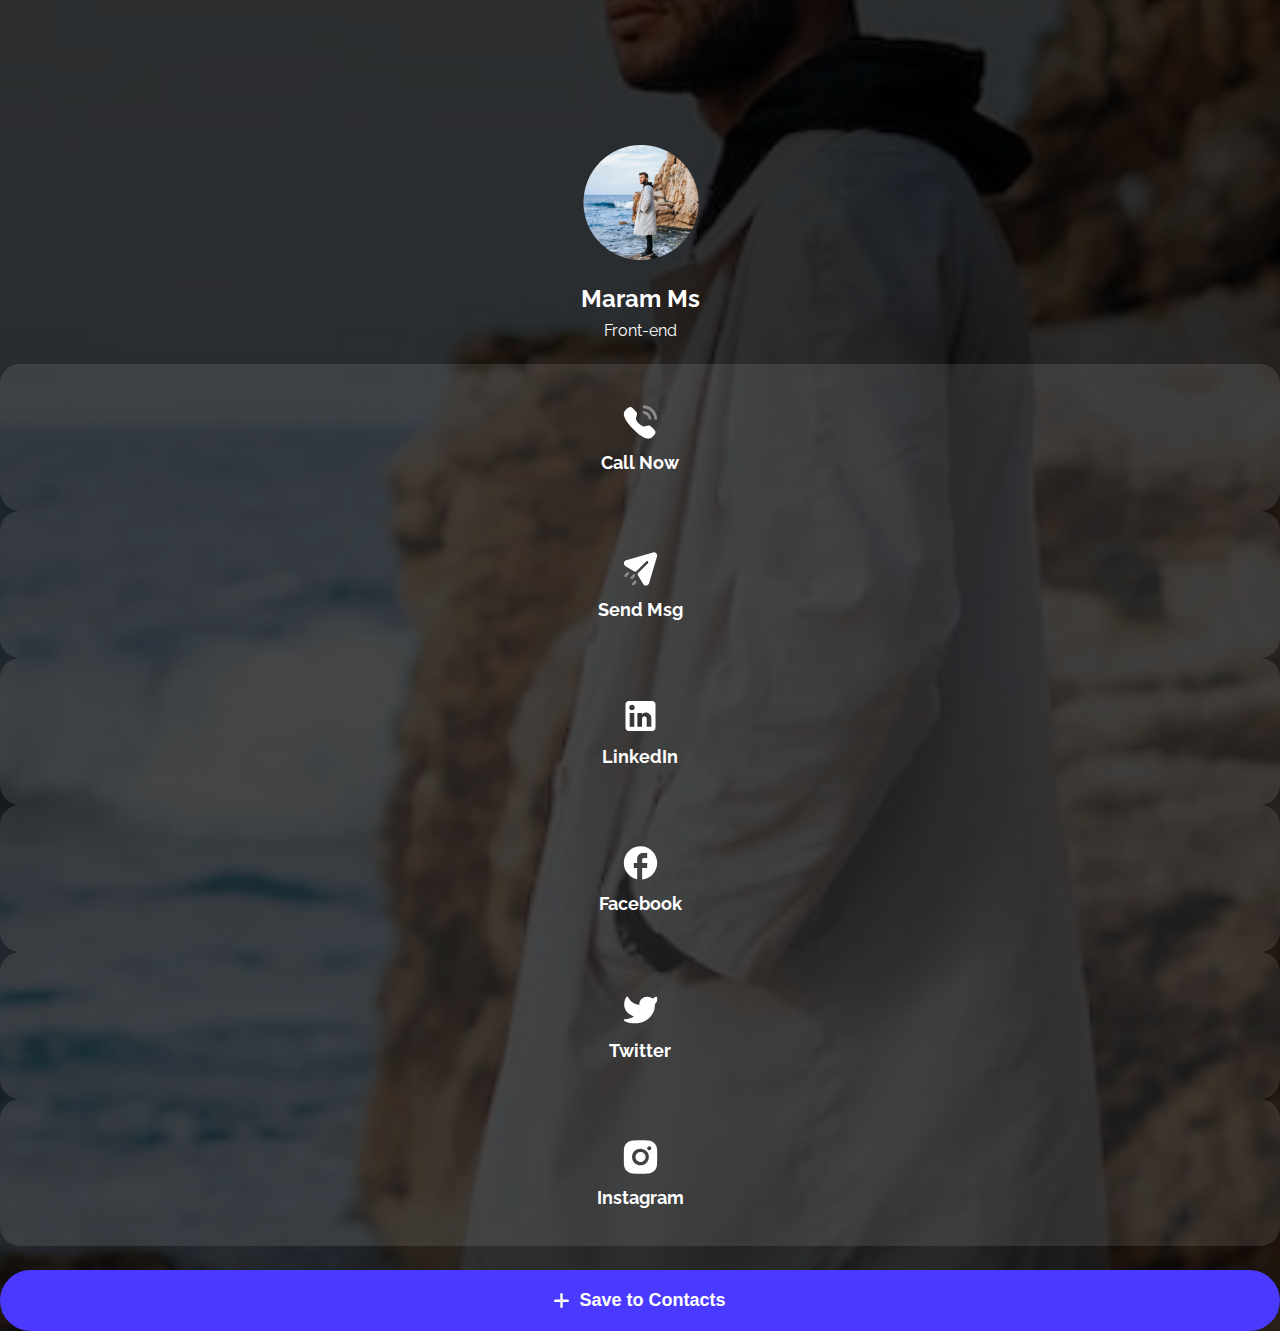
<file: profile-temp.html>
<!DOCTYPE html>
<html lang="en">
  <head>
    <!-- Required meta tags -->
    <meta charset="utf-8" />
    <meta name="viewport" content="width=device-width, initial-scale=1" />

    <!-- Bootstrap CSS -->
    <link
      href="https://cdn.jsdelivr.net/npm/bootstrap@5.0.2/dist/css/bootstrap.min.css"
      rel="stylesheet"
      integrity="sha384-EVSTQN3/azprG1Anm3QDgpJLIm9Nao0Yz1ztcQTwFspd3yD65VohhpuuCOmLASjC"
      crossorigin="anonymous"
    />
    <link rel="preconnect" href="https://fonts.googleapis.com">
<link rel="preconnect" href="https://fonts.gstatic.com" crossorigin>
<link href="https://fonts.googleapis.com/css2?family=Alexandria:wght@400;500;600;700;800&family=Cairo&family=DM+Sans:ital,wght@0,500;0,700;1,400&family=IBM+Plex+Sans+Arabic:wght@100;200;300;400;500;600;700&family=Inter:wght@400;600;700&family=Lato&family=Montserrat+Subrayada&family=Noto+Kufi+Arabic:wght@400;500;600;700&family=Nunito+Sans:wght@800&family=Open+Sans&family=Poppins:ital,wght@0,200;0,400;0,500;0,600;0,700;0,800;1,300;1,400;1,600&family=Raleway:wght@300;400;500;600;700;900&family=Roboto:ital,wght@0,100;0,300;0,500;0,700;1,300;1,500&family=Work+Sans:ital,wght@0,800;1,700&display=swap" rel="stylesheet">
    <link rel="stylesheet" href="./css/profile-temp.css" />
    <title>Hello, world!</title>
  </head>
  <body>
    <main>
      <div class="profile">
        <div class="layout"></div>

        <div class="container">
          <div class="profile-info">
            <div class="photo">
              <img src="./images/photo2.png" alt="" />
            </div>
            <div class="names">
              <h1 class="profile-info-title">Maram Ms</h1>
              <span class="profile-indo-major">Front-end</span>
            </div>

            <div class="row g-2">
              <div class="col-6">
                <div class="info-contact-item">
                  <svg
                    width="41"
                    height="40"
                    viewBox="0 0 41 40"
                    fill="none"
                    xmlns="http://www.w3.org/2000/svg"
                  >
                    <path
                      opacity="0.4"
                      d="M24.5305 9.14976C23.7371 9.0032 23.0085 9.50951 22.8574 10.284C22.7064 11.0585 23.2143 11.8146 23.9861 11.9662C26.3099 12.4192 28.1041 14.2179 28.5589 16.5497V16.5513C28.6884 17.2226 29.2793 17.7105 29.9598 17.7105C30.0511 17.7105 30.1424 17.7022 30.2354 17.6856C31.0072 17.5307 31.5151 16.7762 31.3641 16.0001C30.6852 12.5174 28.0046 9.82763 24.5305 9.14976Z"
                      fill="white"
                    />
                    <path
                      opacity="0.4"
                      d="M24.4268 3.34647C24.055 3.29317 23.6816 3.4031 23.3844 3.6396C23.079 3.87944 22.8882 4.22586 22.8467 4.61393C22.7587 5.39839 23.3247 6.10791 24.1081 6.19618C29.5109 6.7991 33.7103 11.0079 34.3178 16.4275C34.3991 17.1537 35.0083 17.7016 35.7353 17.7016C35.7901 17.7016 35.8432 17.6983 35.898 17.6916C36.2781 17.65 36.6167 17.4618 36.8557 17.162C37.093 16.8622 37.2009 16.4891 37.1578 16.1077C36.4009 9.34568 31.1674 4.09762 24.4268 3.34647Z"
                      fill="white"
                    />
                    <path
                      fill-rule="evenodd"
                      clip-rule="evenodd"
                      d="M18.8862 21.6206C25.5346 28.2673 27.0429 20.5779 31.276 24.808C35.357 28.8879 37.7026 29.7053 32.532 34.8745C31.8843 35.395 27.7693 41.6571 13.3076 27.1994C-1.15588 12.74 5.10256 8.62074 5.6232 7.97325C10.8064 2.78974 11.6097 5.14897 15.6907 9.22888C19.9239 13.4608 12.2377 14.974 18.8862 21.6206Z"
                      fill="white"
                    />
                  </svg>
                  <span>Call Now</span>
                </div>
              </div>
              <div class="col-6">
                <div class="info-contact-item">
                  <svg
                    width="41"
                    height="40"
                    viewBox="0 0 41 40"
                    fill="none"
                    xmlns="http://www.w3.org/2000/svg"
                  >
                    <path
                      d="M36.2123 4.29708C35.379 3.44542 34.1456 3.13042 32.9956 3.46375L6.17895 11.2121C4.96562 11.5487 4.10562 12.5104 3.87395 13.7304C3.63729 14.9738 4.46395 16.5538 5.54395 17.2137L13.929 22.3338C14.789 22.8604 15.899 22.7288 16.6106 22.0154L26.2123 12.4137C26.6956 11.9121 27.4956 11.9121 27.979 12.4137C28.4623 12.8954 28.4623 13.6804 27.979 14.1804L18.3606 23.7821C17.6473 24.4954 17.514 25.6021 18.039 26.4638L23.1623 34.8804C23.7623 35.8787 24.7956 36.4471 25.929 36.4471C26.0623 36.4471 26.2123 36.4471 26.3456 36.4287C27.6456 36.2637 28.679 35.3787 29.0623 34.1288L37.0123 7.51375C37.3623 6.38042 37.0456 5.14708 36.2123 4.29708Z"
                      fill="white"
                    />
                    <path
                      opacity="0.4"
                      fill-rule="evenodd"
                      clip-rule="evenodd"
                      d="M5.51741 28.0128C5.19741 28.0128 4.87741 27.8911 4.63407 27.6461C4.14574 27.1578 4.14574 26.3678 4.63407 25.8795L6.90907 23.6028C7.39741 23.1161 8.18907 23.1161 8.67741 23.6028C9.16407 24.0911 9.16407 24.8828 8.67741 25.3711L6.40074 27.6461C6.15741 27.8911 5.83741 28.0128 5.51741 28.0128ZM11.7861 30.0001C11.4661 30.0001 11.1461 29.8785 10.9027 29.6335C10.4144 29.1451 10.4144 28.3551 10.9027 27.8668L13.1777 25.5901C13.6661 25.1035 14.4577 25.1035 14.9461 25.5901C15.4327 26.0785 15.4327 26.8701 14.9461 27.3585L12.6694 29.6335C12.4261 29.8785 12.1061 30.0001 11.7861 30.0001ZM12.2089 35.9468C12.4522 36.1918 12.7722 36.3135 13.0922 36.3135C13.4122 36.3135 13.7322 36.1918 13.9756 35.9468L16.2522 33.6718C16.7389 33.1835 16.7389 32.3918 16.2522 31.9035C15.7639 31.4168 14.9722 31.4168 14.4839 31.9035L12.2089 34.1801C11.7206 34.6685 11.7206 35.4585 12.2089 35.9468Z"
                      fill="white"
                    />
                  </svg>

                  <span>Send Msg</span>
                </div>
              </div>
              <div class="col-6">
                <div class="info-contact-item">
                  <svg
                    width="41"
                    height="40"
                    viewBox="0 0 41 40"
                    fill="none"
                    xmlns="http://www.w3.org/2000/svg"
                  >
                    <path
                      d="M32.1667 5C33.0507 5 33.8986 5.35119 34.5237 5.97631C35.1488 6.60143 35.5 7.44928 35.5 8.33333V31.6667C35.5 32.5507 35.1488 33.3986 34.5237 34.0237C33.8986 34.6488 33.0507 35 32.1667 35H8.83333C7.94928 35 7.10143 34.6488 6.47631 34.0237C5.85119 33.3986 5.5 32.5507 5.5 31.6667V8.33333C5.5 7.44928 5.85119 6.60143 6.47631 5.97631C7.10143 5.35119 7.94928 5 8.83333 5H32.1667ZM31.3333 30.8333V22C31.3333 20.559 30.7609 19.177 29.7419 18.1581C28.723 17.1391 27.341 16.5667 25.9 16.5667C24.4833 16.5667 22.8333 17.4333 22.0333 18.7333V16.8833H17.3833V30.8333H22.0333V22.6167C22.0333 21.3333 23.0667 20.2833 24.35 20.2833C24.9688 20.2833 25.5623 20.5292 25.9999 20.9668C26.4375 21.4043 26.6833 21.9978 26.6833 22.6167V30.8333H31.3333ZM11.9667 14.2667C12.7093 14.2667 13.4215 13.9717 13.9466 13.4466C14.4717 12.9215 14.7667 12.2093 14.7667 11.4667C14.7667 9.91667 13.5167 8.65 11.9667 8.65C11.2196 8.65 10.5032 8.94675 9.97498 9.47498C9.44675 10.0032 9.15 10.7196 9.15 11.4667C9.15 13.0167 10.4167 14.2667 11.9667 14.2667ZM14.2833 30.8333V16.8833H9.66667V30.8333H14.2833Z"
                      fill="white"
                    />
                  </svg>

                  <span>LinkedIn</span>
                </div>
              </div>
              <div class="col-6">
                <div class="info-contact-item">
                  <svg
                    width="41"
                    height="40"
                    viewBox="0 0 41 40"
                    fill="none"
                    xmlns="http://www.w3.org/2000/svg"
                  >
                    <path
                      d="M37.1666 19.9999C37.1666 10.7999 29.6999 3.33325 20.4999 3.33325C11.2999 3.33325 3.83325 10.7999 3.83325 19.9999C3.83325 28.0666 9.56659 34.7833 17.1666 36.3332V24.9999H13.8333V19.9999H17.1666V15.8333C17.1666 12.6166 19.7833 9.99992 22.9999 9.99992H27.1666V14.9999H23.8333C22.9166 14.9999 22.1666 15.7499 22.1666 16.6666V19.9999H27.1666V24.9999H22.1666V36.5833C30.5833 35.7499 37.1666 28.6499 37.1666 19.9999Z"
                      fill="white"
                    />
                  </svg>

                  <span>Facebook</span>
                </div>
              </div>
              <div class="col-6">
                <div class="info-contact-item">
                  <svg
                    width="41"
                    height="40"
                    viewBox="0 0 41 40"
                    fill="none"
                    xmlns="http://www.w3.org/2000/svg"
                  >
                    <path
                      d="M37.1159 7.62494C37.101 7.42404 37.0225 7.23162 36.8899 7.07167C36.7574 6.91172 36.5768 6.79132 36.3707 6.72548C36.1645 6.65964 35.9419 6.65127 35.7306 6.70143C35.5194 6.75158 35.3288 6.85803 35.1826 7.00751C34.4561 7.75982 33.5103 8.30317 32.4582 8.57263C31.0396 7.34663 29.1684 6.66527 27.2251 6.667C26.1923 6.66754 25.1698 6.85585 24.2159 7.22116C23.262 7.58648 22.3954 8.12166 21.6655 8.79614C20.9357 9.47062 20.3569 10.2712 19.9622 11.1522C19.5675 12.0331 19.3647 12.9772 19.3653 13.9305V14.8331C12.7188 14.3592 9.1678 9.69672 8.2056 7.33366C8.12986 7.1464 7.9965 6.98365 7.8219 6.86541C7.6473 6.74718 7.43908 6.67861 7.22284 6.66815C7.00659 6.65769 6.79175 6.70579 6.60472 6.80653C6.41769 6.90728 6.26663 7.05627 6.1701 7.2352C3.8435 11.5346 3.48573 15.7069 5.1768 19.2597C6.65676 22.3715 9.63445 24.8494 13.8566 26.4925C11.9388 27.7458 8.71003 29.2309 4.94569 29.2309C4.70712 29.2306 4.47479 29.3012 4.28307 29.4323C4.09135 29.5634 3.95042 29.7479 3.88114 29.9587C3.81185 30.1694 3.81789 30.3951 3.89836 30.6024C3.97882 30.8098 4.12944 30.9877 4.32793 31.1098C7.93894 33.3334 11.7233 33.3334 15.2387 33.3334H15.3454C26.1473 33.3334 34.9004 25.2391 34.9004 15.2577V14.2751C35.707 13.5162 36.3359 12.7428 36.7226 11.7398C37.1514 10.6198 37.2381 9.32339 37.1159 7.62494Z"
                      fill="white"
                    />
                  </svg>

                  <span>Twitter</span>
                </div>
              </div>
              <div class="col-6">
                <div class="info-contact-item">
                  <svg
                    width="41"
                    height="40"
                    viewBox="0 0 41 40"
                    fill="none"
                    xmlns="http://www.w3.org/2000/svg"
                  >
                    <path
                      d="M22.2132 3.33506C23.4295 3.33039 24.6457 3.34261 25.8616 3.37173L26.1849 3.38339C26.5582 3.39673 26.9266 3.41339 27.3716 3.43339C29.1449 3.51673 30.3549 3.79673 31.4166 4.20839C32.5166 4.63173 33.4432 5.20506 34.3699 6.13172C35.2172 6.9644 35.8729 7.97164 36.2916 9.08339C36.7032 10.1451 36.9832 11.3567 37.0666 13.1301C37.0866 13.5734 37.1032 13.9434 37.1166 14.3167L37.1266 14.6401C37.1562 15.8554 37.169 17.0711 37.1649 18.2867L37.1666 19.5301V21.7134C37.1707 22.9296 37.1579 24.1458 37.1282 25.3617L37.1182 25.6851C37.1049 26.0584 37.0882 26.4267 37.0682 26.8717C36.9849 28.6451 36.7016 29.8551 36.2916 30.9167C35.8743 32.0297 35.2184 33.0377 34.3699 33.8701C33.5365 34.7173 32.5287 35.373 31.4166 35.7917C30.3549 36.2034 29.1449 36.4834 27.3716 36.5667C26.9266 36.5867 26.5582 36.6034 26.1849 36.6167L25.8616 36.6267C24.6457 36.6563 23.4295 36.6691 22.2132 36.6651L20.9699 36.6667H18.7882C17.572 36.6708 16.3558 36.6581 15.1399 36.6284L14.8166 36.6184C14.4209 36.604 14.0254 36.5874 13.6299 36.5684C11.8566 36.4851 10.6466 36.2017 9.58324 35.7917C8.47104 35.374 7.46363 34.7181 6.63157 33.8701C5.78331 33.0372 5.12694 32.0293 4.70824 30.9167C4.29657 29.8551 4.01657 28.6451 3.93324 26.8717C3.91468 26.4762 3.89801 26.0807 3.88324 25.6851L3.8749 25.3617C3.84418 24.1459 3.83029 22.9296 3.83324 21.7134V18.2867C3.82859 17.0711 3.84081 15.8554 3.8699 14.6401L3.88157 14.3167C3.8949 13.9434 3.91157 13.5734 3.93157 13.1301C4.0149 11.3551 4.2949 10.1467 4.70657 9.08339C5.12552 7.97109 5.78318 6.96413 6.63324 6.13339C7.46473 5.28465 8.47151 4.62768 9.58324 4.20839C10.6466 3.79673 11.8549 3.51673 13.6299 3.43339L14.8166 3.38339L15.1399 3.37506C16.3552 3.34435 17.5709 3.33046 18.7866 3.33339L22.2132 3.33506ZM20.4999 11.6684C19.3957 11.6528 18.2995 11.8568 17.2749 12.2685C16.2502 12.6802 15.3176 13.2915 14.5313 14.0668C13.745 14.8421 13.1206 15.766 12.6944 16.7847C12.2682 17.8034 12.0487 18.8966 12.0487 20.0009C12.0487 21.1052 12.2682 22.1984 12.6944 23.2171C13.1206 24.2358 13.745 25.1597 14.5313 25.935C15.3176 26.7103 16.2502 27.3215 17.2749 27.7333C18.2995 28.145 19.3957 28.349 20.4999 28.3334C22.71 28.3334 24.8297 27.4554 26.3925 25.8926C27.9553 24.3298 28.8332 22.2102 28.8332 20.0001C28.8332 17.7899 27.9553 15.6703 26.3925 14.1075C24.8297 12.5447 22.71 11.6684 20.4999 11.6684ZM20.4999 15.0017C21.1641 14.9895 21.824 15.1097 22.4412 15.3554C23.0584 15.6011 23.6205 15.9673 24.0945 16.4326C24.5686 16.898 24.9452 17.4531 25.2023 18.0656C25.4594 18.6781 25.5919 19.3358 25.592 20C25.5921 20.6643 25.4599 21.322 25.203 21.9346C24.946 22.5472 24.5696 23.1025 24.0957 23.568C23.6218 24.0334 23.0599 24.3998 22.4428 24.6457C21.8257 24.8916 21.1658 25.0121 20.5016 25.0001C19.1755 25.0001 17.9037 24.4733 16.966 23.5356C16.0284 22.5979 15.5016 21.3261 15.5016 20.0001C15.5016 18.674 16.0284 17.4022 16.966 16.4645C17.9037 15.5268 19.1755 15.0001 20.5016 15.0001L20.4999 15.0017ZM29.2499 9.16839C28.7122 9.18991 28.2037 9.41864 27.8309 9.80668C27.4581 10.1947 27.2499 10.7119 27.2499 11.2501C27.2499 11.7882 27.4581 12.3054 27.8309 12.6934C28.2037 13.0815 28.7122 13.3102 29.2499 13.3317C29.8024 13.3317 30.3323 13.1122 30.723 12.7215C31.1137 12.3308 31.3332 11.8009 31.3332 11.2484C31.3332 10.6959 31.1137 10.166 30.723 9.77525C30.3323 9.38455 29.8024 9.16506 29.2499 9.16506V9.16839Z"
                      fill="white"
                    />
                  </svg>

                  <span>Instagram</span>
                </div>
              </div>
            </div>

            <button class="btn-save">
              <svg
                width="15"
                height="15"
                viewBox="0 0 15 15"
                fill="none"
                xmlns="http://www.w3.org/2000/svg"
              >
                <rect
                  y="6.6001"
                  width="15"
                  height="2.4"
                  rx="1.2"
                  fill="white"
                />
                <rect
                  x="8.69995"
                  width="15"
                  height="2.4"
                  rx="1.2"
                  transform="rotate(90 8.69995 0)"
                  fill="white"
                />
                <mask
                  id="mask0_70_308"
                  style="mask-type: alpha"
                  maskUnits="userSpaceOnUse"
                  x="0"
                  y="6"
                  width="15"
                  height="3"
                >
                  <rect
                    y="6.6001"
                    width="15"
                    height="2.4"
                    rx="1.2"
                    fill="#B7B0FF"
                  />
                </mask>
                <g mask="url(#mask0_70_308)">
                  <rect
                    x="8.69995"
                    y="0.300049"
                    width="15"
                    height="2.4"
                    rx="1.2"
                    transform="rotate(90 8.69995 0.300049)"
                    fill="#E6E6E6"
                  />
                </g>
              </svg>

              Save to Contacts
            </button>
          </div>
        </div>
      </div>
    </main>

    <!-- Option 1: Bootstrap Bundle with Popper -->
    <script
      src="https://cdn.jsdelivr.net/npm/bootstrap@5.0.2/dist/js/bootstrap.bundle.min.js"
      integrity="sha384-MrcW6ZMFYlzcLA8Nl+NtUVF0sA7MsXsP1UyJoMp4YLEuNSfAP+JcXn/tWtIaxVXM"
      crossorigin="anonymous"
    ></script>
  </body>
</html>
</file>
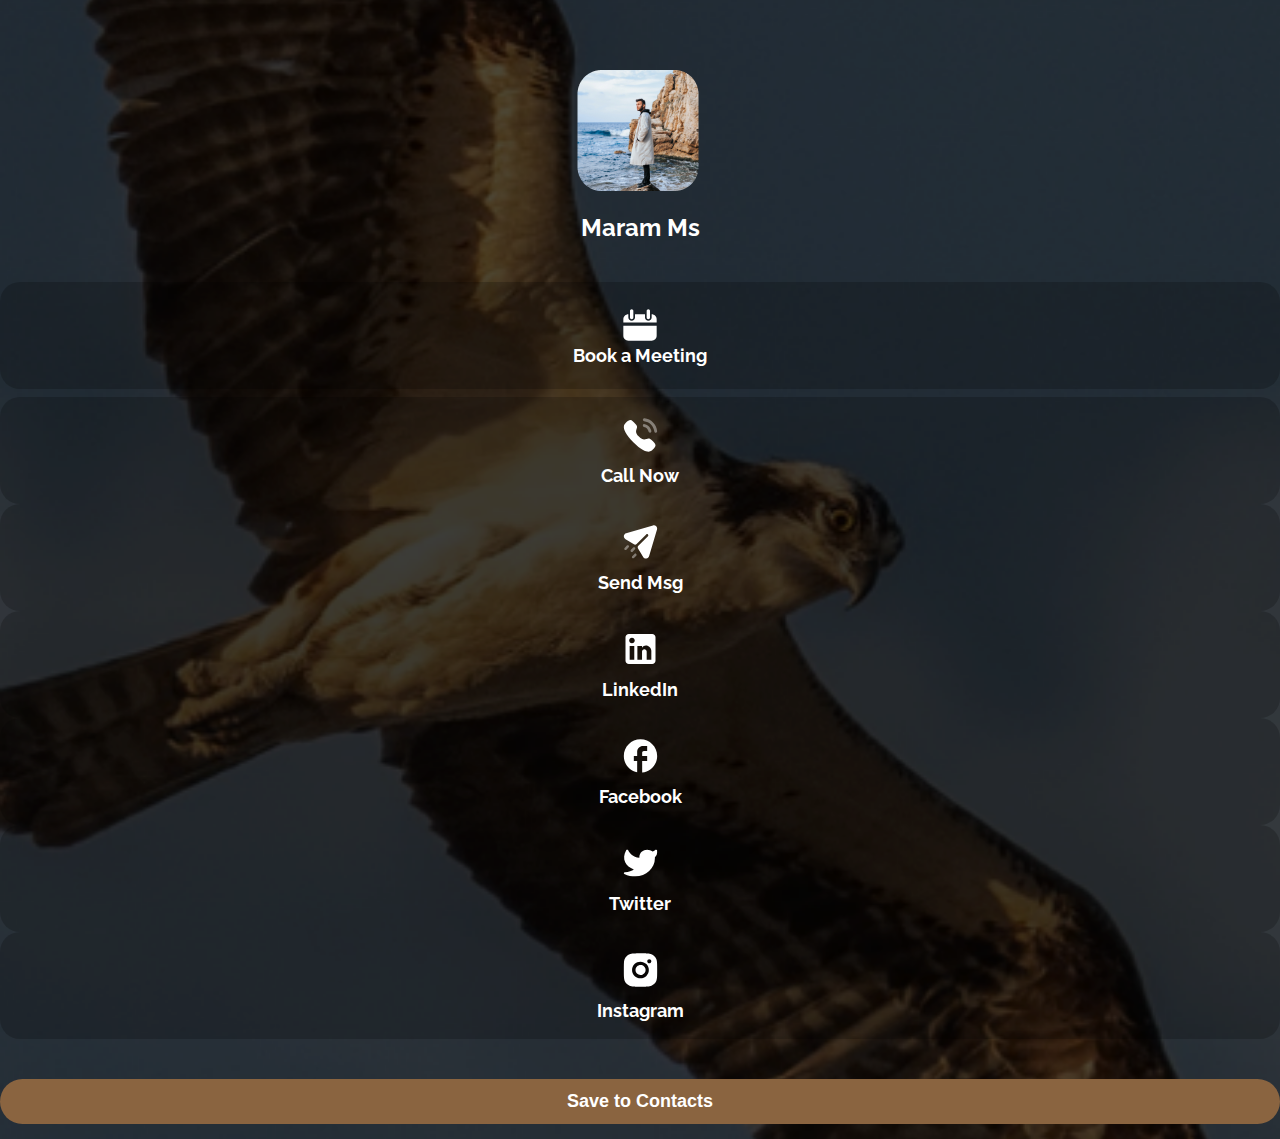
<file: profile-temp2.html>
<!DOCTYPE html>
<html lang="en">
  <head>
    <!-- Required meta tags -->
    <meta charset="utf-8" />
    <meta name="viewport" content="width=device-width, initial-scale=1" />

    <!-- Bootstrap CSS -->
    <link
      href="https://cdn.jsdelivr.net/npm/bootstrap@5.0.2/dist/css/bootstrap.min.css"
      rel="stylesheet"
      integrity="sha384-EVSTQN3/azprG1Anm3QDgpJLIm9Nao0Yz1ztcQTwFspd3yD65VohhpuuCOmLASjC"
      crossorigin="anonymous"
    />
    <link rel="preconnect" href="https://fonts.googleapis.com">
<link rel="preconnect" href="https://fonts.gstatic.com" crossorigin>
<link href="https://fonts.googleapis.com/css2?family=Alexandria:wght@400;500;600;700;800&family=Cairo&family=DM+Sans:ital,wght@0,500;0,700;1,400&family=IBM+Plex+Sans+Arabic:wght@100;200;300;400;500;600;700&family=Inter:wght@400;600;700&family=Lato&family=Montserrat+Subrayada&family=Noto+Kufi+Arabic:wght@400;500;600;700&family=Nunito+Sans:wght@800&family=Open+Sans&family=Poppins:ital,wght@0,200;0,400;0,500;0,600;0,700;0,800;1,300;1,400;1,600&family=Raleway:wght@300;400;500;600;700;900&family=Roboto:ital,wght@0,100;0,300;0,500;0,700;1,300;1,500&family=Work+Sans:ital,wght@0,800;1,700&display=swap" rel="stylesheet">
    <link rel="stylesheet" href="./css/profile-temp2.css" />
    <title>Hello, world!</title>
  </head>
  <body>
      <main>
        <div class="profile">
           <!-- <div class="layout"></div> -->

           <div class="container">
            <div class="profile-info">
           <div class="profile-info-details">
            <div class="photo">
                <img src="./images/photo3.png" alt="" />
              </div>
              <div class="names">
                  <h1 class="profile-info-title">Maram Ms</h1>
                 </div>
           </div>

               <div class="profile-info-items">
                <div class="row">
                    <div class="col">
                        <div class="meeting">
                            <svg width="40" height="40" viewBox="0 0 40 40" fill="none" xmlns="http://www.w3.org/2000/svg">
                                <path d="M8.33325 9.1665V12.4998C8.33325 13.3839 8.68444 14.2317 9.30956 14.8569C9.93468 15.482 10.7825 15.8332 11.6666 15.8332C12.5506 15.8332 13.3985 15.482 14.0236 14.8569C14.6487 14.2317 14.9999 13.3839 14.9999 12.4998V9.1665H24.9999V12.4998C24.9999 13.3839 25.3511 14.2317 25.9762 14.8569C26.6013 15.482 27.4492 15.8332 28.3332 15.8332C29.2173 15.8332 30.0651 15.482 30.6903 14.8569C31.3154 14.2317 31.6666 13.3839 31.6666 12.4998V9.1665C32.9927 9.1665 34.2644 9.69329 35.2021 10.631C36.1398 11.5687 36.6666 12.8404 36.6666 14.1665V17.4998H3.33325V14.1665C3.33325 12.8404 3.86004 11.5687 4.79772 10.631C5.7354 9.69329 7.00717 9.1665 8.33325 9.1665ZM36.6666 20.8332V30.8332C36.6666 32.1593 36.1398 33.431 35.2021 34.3687C34.2644 35.3064 32.9927 35.8332 31.6666 35.8332H8.33325C7.00717 35.8332 5.7354 35.3064 4.79772 34.3687C3.86004 33.431 3.33325 32.1593 3.33325 30.8332L3.33325 20.8332H36.6666ZM28.3332 4.1665C28.7753 4.1665 29.1992 4.3421 29.5118 4.65466C29.8243 4.96722 29.9999 5.39114 29.9999 5.83317V12.4998C29.9999 12.9419 29.8243 13.3658 29.5118 13.6783C29.1992 13.9909 28.7753 14.1665 28.3332 14.1665C27.8912 14.1665 27.4673 13.9909 27.1547 13.6783C26.8422 13.3658 26.6666 12.9419 26.6666 12.4998V5.83317C26.6666 5.39114 26.8422 4.96722 27.1547 4.65466C27.4673 4.3421 27.8912 4.1665 28.3332 4.1665ZM11.6666 4.1665C12.1086 4.1665 12.5325 4.3421 12.8451 4.65466C13.1577 4.96722 13.3333 5.39114 13.3333 5.83317V12.4998C13.3333 12.9419 13.1577 13.3658 12.8451 13.6783C12.5325 13.9909 12.1086 14.1665 11.6666 14.1665C11.2246 14.1665 10.8006 13.9909 10.4881 13.6783C10.1755 13.3658 9.99992 12.9419 9.99992 12.4998V5.83317C9.99992 5.39114 10.1755 4.96722 10.4881 4.65466C10.8006 4.3421 11.2246 4.1665 11.6666 4.1665Z" fill="white"/>
                                </svg>

                                <span>Book a Meeting</span>
                        </div>
                    </div>
                </div>
                <div class="row g-2">
                    <div class="col-6">
                        <div class="info-contact-item">
                            <svg width="41" height="40" viewBox="0 0 41 40" fill="none" xmlns="http://www.w3.org/2000/svg">
                                <path opacity="0.4" d="M24.5305 9.14976C23.7371 9.0032 23.0085 9.50951 22.8574 10.284C22.7064 11.0585 23.2143 11.8146 23.9861 11.9662C26.3099 12.4192 28.1041 14.2179 28.5589 16.5497V16.5513C28.6884 17.2226 29.2793 17.7105 29.9598 17.7105C30.0511 17.7105 30.1424 17.7022 30.2354 17.6856C31.0072 17.5307 31.5151 16.7762 31.3641 16.0001C30.6852 12.5174 28.0046 9.82763 24.5305 9.14976Z" fill="white"/>
                                <path opacity="0.4" d="M24.4268 3.34647C24.055 3.29317 23.6816 3.4031 23.3844 3.6396C23.079 3.87944 22.8882 4.22586 22.8467 4.61393C22.7587 5.39839 23.3247 6.10791 24.1081 6.19618C29.5109 6.7991 33.7103 11.0079 34.3178 16.4275C34.3991 17.1537 35.0083 17.7016 35.7353 17.7016C35.7901 17.7016 35.8432 17.6983 35.898 17.6916C36.2781 17.65 36.6167 17.4618 36.8557 17.162C37.093 16.8622 37.2009 16.4891 37.1578 16.1077C36.4009 9.34568 31.1674 4.09762 24.4268 3.34647Z" fill="white"/>
                                <path fill-rule="evenodd" clip-rule="evenodd" d="M18.8862 21.6206C25.5346 28.2673 27.0429 20.5779 31.276 24.808C35.357 28.8879 37.7026 29.7053 32.532 34.8745C31.8843 35.395 27.7693 41.6571 13.3076 27.1994C-1.15588 12.74 5.10256 8.62074 5.6232 7.97325C10.8064 2.78974 11.6097 5.14897 15.6907 9.22888C19.9239 13.4608 12.2377 14.974 18.8862 21.6206Z" fill="white"/>
                                </svg>
                                <span>Call Now</span>
                        </div>
                    </div>
                    <div class="col-6">
                        <div class="info-contact-item">
                            <svg width="41" height="40" viewBox="0 0 41 40" fill="none" xmlns="http://www.w3.org/2000/svg">
                                <path d="M36.2123 4.29708C35.379 3.44542 34.1456 3.13042 32.9956 3.46375L6.17895 11.2121C4.96562 11.5487 4.10562 12.5104 3.87395 13.7304C3.63729 14.9738 4.46395 16.5538 5.54395 17.2137L13.929 22.3338C14.789 22.8604 15.899 22.7288 16.6106 22.0154L26.2123 12.4137C26.6956 11.9121 27.4956 11.9121 27.979 12.4137C28.4623 12.8954 28.4623 13.6804 27.979 14.1804L18.3606 23.7821C17.6473 24.4954 17.514 25.6021 18.039 26.4638L23.1623 34.8804C23.7623 35.8787 24.7956 36.4471 25.929 36.4471C26.0623 36.4471 26.2123 36.4471 26.3456 36.4287C27.6456 36.2637 28.679 35.3787 29.0623 34.1288L37.0123 7.51375C37.3623 6.38042 37.0456 5.14708 36.2123 4.29708Z" fill="white"/>
                                <path opacity="0.4" fill-rule="evenodd" clip-rule="evenodd" d="M5.51741 28.0128C5.19741 28.0128 4.87741 27.8911 4.63407 27.6461C4.14574 27.1578 4.14574 26.3678 4.63407 25.8795L6.90907 23.6028C7.39741 23.1161 8.18907 23.1161 8.67741 23.6028C9.16407 24.0911 9.16407 24.8828 8.67741 25.3711L6.40074 27.6461C6.15741 27.8911 5.83741 28.0128 5.51741 28.0128ZM11.7861 30.0001C11.4661 30.0001 11.1461 29.8785 10.9027 29.6335C10.4144 29.1451 10.4144 28.3551 10.9027 27.8668L13.1777 25.5901C13.6661 25.1035 14.4577 25.1035 14.9461 25.5901C15.4327 26.0785 15.4327 26.8701 14.9461 27.3585L12.6694 29.6335C12.4261 29.8785 12.1061 30.0001 11.7861 30.0001ZM12.2089 35.9468C12.4522 36.1918 12.7722 36.3135 13.0922 36.3135C13.4122 36.3135 13.7322 36.1918 13.9756 35.9468L16.2522 33.6718C16.7389 33.1835 16.7389 32.3918 16.2522 31.9035C15.7639 31.4168 14.9722 31.4168 14.4839 31.9035L12.2089 34.1801C11.7206 34.6685 11.7206 35.4585 12.2089 35.9468Z" fill="white"/>
                                </svg>
                                
                                <span>Send Msg</span>
                        </div>
                    </div>
                    <div class="col-6">
                        <div class="info-contact-item">
                            <svg width="41" height="40" viewBox="0 0 41 40" fill="none" xmlns="http://www.w3.org/2000/svg">
                                <path d="M32.1667 5C33.0507 5 33.8986 5.35119 34.5237 5.97631C35.1488 6.60143 35.5 7.44928 35.5 8.33333V31.6667C35.5 32.5507 35.1488 33.3986 34.5237 34.0237C33.8986 34.6488 33.0507 35 32.1667 35H8.83333C7.94928 35 7.10143 34.6488 6.47631 34.0237C5.85119 33.3986 5.5 32.5507 5.5 31.6667V8.33333C5.5 7.44928 5.85119 6.60143 6.47631 5.97631C7.10143 5.35119 7.94928 5 8.83333 5H32.1667ZM31.3333 30.8333V22C31.3333 20.559 30.7609 19.177 29.7419 18.1581C28.723 17.1391 27.341 16.5667 25.9 16.5667C24.4833 16.5667 22.8333 17.4333 22.0333 18.7333V16.8833H17.3833V30.8333H22.0333V22.6167C22.0333 21.3333 23.0667 20.2833 24.35 20.2833C24.9688 20.2833 25.5623 20.5292 25.9999 20.9668C26.4375 21.4043 26.6833 21.9978 26.6833 22.6167V30.8333H31.3333ZM11.9667 14.2667C12.7093 14.2667 13.4215 13.9717 13.9466 13.4466C14.4717 12.9215 14.7667 12.2093 14.7667 11.4667C14.7667 9.91667 13.5167 8.65 11.9667 8.65C11.2196 8.65 10.5032 8.94675 9.97498 9.47498C9.44675 10.0032 9.15 10.7196 9.15 11.4667C9.15 13.0167 10.4167 14.2667 11.9667 14.2667ZM14.2833 30.8333V16.8833H9.66667V30.8333H14.2833Z" fill="white"/>
                                </svg>
                                
                                <span>LinkedIn</span>
                        </div>
                    </div>
                    <div class="col-6">
                        <div class="info-contact-item">
                            <svg width="41" height="40" viewBox="0 0 41 40" fill="none" xmlns="http://www.w3.org/2000/svg">
                                <path d="M37.1666 19.9999C37.1666 10.7999 29.6999 3.33325 20.4999 3.33325C11.2999 3.33325 3.83325 10.7999 3.83325 19.9999C3.83325 28.0666 9.56659 34.7833 17.1666 36.3332V24.9999H13.8333V19.9999H17.1666V15.8333C17.1666 12.6166 19.7833 9.99992 22.9999 9.99992H27.1666V14.9999H23.8333C22.9166 14.9999 22.1666 15.7499 22.1666 16.6666V19.9999H27.1666V24.9999H22.1666V36.5833C30.5833 35.7499 37.1666 28.6499 37.1666 19.9999Z" fill="white"/>
                                </svg>
                                
                                <span>Facebook</span>
                        </div>
                    </div>
                    <div class="col-6">
                        <div class="info-contact-item">
                            <svg width="41" height="40" viewBox="0 0 41 40" fill="none" xmlns="http://www.w3.org/2000/svg">
                                <path d="M37.1159 7.62494C37.101 7.42404 37.0225 7.23162 36.8899 7.07167C36.7574 6.91172 36.5768 6.79132 36.3707 6.72548C36.1645 6.65964 35.9419 6.65127 35.7306 6.70143C35.5194 6.75158 35.3288 6.85803 35.1826 7.00751C34.4561 7.75982 33.5103 8.30317 32.4582 8.57263C31.0396 7.34663 29.1684 6.66527 27.2251 6.667C26.1923 6.66754 25.1698 6.85585 24.2159 7.22116C23.262 7.58648 22.3954 8.12166 21.6655 8.79614C20.9357 9.47062 20.3569 10.2712 19.9622 11.1522C19.5675 12.0331 19.3647 12.9772 19.3653 13.9305V14.8331C12.7188 14.3592 9.1678 9.69672 8.2056 7.33366C8.12986 7.1464 7.9965 6.98365 7.8219 6.86541C7.6473 6.74718 7.43908 6.67861 7.22284 6.66815C7.00659 6.65769 6.79175 6.70579 6.60472 6.80653C6.41769 6.90728 6.26663 7.05627 6.1701 7.2352C3.8435 11.5346 3.48573 15.7069 5.1768 19.2597C6.65676 22.3715 9.63445 24.8494 13.8566 26.4925C11.9388 27.7458 8.71003 29.2309 4.94569 29.2309C4.70712 29.2306 4.47479 29.3012 4.28307 29.4323C4.09135 29.5634 3.95042 29.7479 3.88114 29.9587C3.81185 30.1694 3.81789 30.3951 3.89836 30.6024C3.97882 30.8098 4.12944 30.9877 4.32793 31.1098C7.93894 33.3334 11.7233 33.3334 15.2387 33.3334H15.3454C26.1473 33.3334 34.9004 25.2391 34.9004 15.2577V14.2751C35.707 13.5162 36.3359 12.7428 36.7226 11.7398C37.1514 10.6198 37.2381 9.32339 37.1159 7.62494Z" fill="white"/>
                                </svg>
                                
                                <span>Twitter</span>
                        </div>
                    </div>
                    <div class="col-6">
                        <div class="info-contact-item">
                            <svg width="41" height="40" viewBox="0 0 41 40" fill="none" xmlns="http://www.w3.org/2000/svg">
                                <path d="M22.2132 3.33506C23.4295 3.33039 24.6457 3.34261 25.8616 3.37173L26.1849 3.38339C26.5582 3.39673 26.9266 3.41339 27.3716 3.43339C29.1449 3.51673 30.3549 3.79673 31.4166 4.20839C32.5166 4.63173 33.4432 5.20506 34.3699 6.13172C35.2172 6.9644 35.8729 7.97164 36.2916 9.08339C36.7032 10.1451 36.9832 11.3567 37.0666 13.1301C37.0866 13.5734 37.1032 13.9434 37.1166 14.3167L37.1266 14.6401C37.1562 15.8554 37.169 17.0711 37.1649 18.2867L37.1666 19.5301V21.7134C37.1707 22.9296 37.1579 24.1458 37.1282 25.3617L37.1182 25.6851C37.1049 26.0584 37.0882 26.4267 37.0682 26.8717C36.9849 28.6451 36.7016 29.8551 36.2916 30.9167C35.8743 32.0297 35.2184 33.0377 34.3699 33.8701C33.5365 34.7173 32.5287 35.373 31.4166 35.7917C30.3549 36.2034 29.1449 36.4834 27.3716 36.5667C26.9266 36.5867 26.5582 36.6034 26.1849 36.6167L25.8616 36.6267C24.6457 36.6563 23.4295 36.6691 22.2132 36.6651L20.9699 36.6667H18.7882C17.572 36.6708 16.3558 36.6581 15.1399 36.6284L14.8166 36.6184C14.4209 36.604 14.0254 36.5874 13.6299 36.5684C11.8566 36.4851 10.6466 36.2017 9.58324 35.7917C8.47104 35.374 7.46363 34.7181 6.63157 33.8701C5.78331 33.0372 5.12694 32.0293 4.70824 30.9167C4.29657 29.8551 4.01657 28.6451 3.93324 26.8717C3.91468 26.4762 3.89801 26.0807 3.88324 25.6851L3.8749 25.3617C3.84418 24.1459 3.83029 22.9296 3.83324 21.7134V18.2867C3.82859 17.0711 3.84081 15.8554 3.8699 14.6401L3.88157 14.3167C3.8949 13.9434 3.91157 13.5734 3.93157 13.1301C4.0149 11.3551 4.2949 10.1467 4.70657 9.08339C5.12552 7.97109 5.78318 6.96413 6.63324 6.13339C7.46473 5.28465 8.47151 4.62768 9.58324 4.20839C10.6466 3.79673 11.8549 3.51673 13.6299 3.43339L14.8166 3.38339L15.1399 3.37506C16.3552 3.34435 17.5709 3.33046 18.7866 3.33339L22.2132 3.33506ZM20.4999 11.6684C19.3957 11.6528 18.2995 11.8568 17.2749 12.2685C16.2502 12.6802 15.3176 13.2915 14.5313 14.0668C13.745 14.8421 13.1206 15.766 12.6944 16.7847C12.2682 17.8034 12.0487 18.8966 12.0487 20.0009C12.0487 21.1052 12.2682 22.1984 12.6944 23.2171C13.1206 24.2358 13.745 25.1597 14.5313 25.935C15.3176 26.7103 16.2502 27.3215 17.2749 27.7333C18.2995 28.145 19.3957 28.349 20.4999 28.3334C22.71 28.3334 24.8297 27.4554 26.3925 25.8926C27.9553 24.3298 28.8332 22.2102 28.8332 20.0001C28.8332 17.7899 27.9553 15.6703 26.3925 14.1075C24.8297 12.5447 22.71 11.6684 20.4999 11.6684ZM20.4999 15.0017C21.1641 14.9895 21.824 15.1097 22.4412 15.3554C23.0584 15.6011 23.6205 15.9673 24.0945 16.4326C24.5686 16.898 24.9452 17.4531 25.2023 18.0656C25.4594 18.6781 25.5919 19.3358 25.592 20C25.5921 20.6643 25.4599 21.322 25.203 21.9346C24.946 22.5472 24.5696 23.1025 24.0957 23.568C23.6218 24.0334 23.0599 24.3998 22.4428 24.6457C21.8257 24.8916 21.1658 25.0121 20.5016 25.0001C19.1755 25.0001 17.9037 24.4733 16.966 23.5356C16.0284 22.5979 15.5016 21.3261 15.5016 20.0001C15.5016 18.674 16.0284 17.4022 16.966 16.4645C17.9037 15.5268 19.1755 15.0001 20.5016 15.0001L20.4999 15.0017ZM29.2499 9.16839C28.7122 9.18991 28.2037 9.41864 27.8309 9.80668C27.4581 10.1947 27.2499 10.7119 27.2499 11.2501C27.2499 11.7882 27.4581 12.3054 27.8309 12.6934C28.2037 13.0815 28.7122 13.3102 29.2499 13.3317C29.8024 13.3317 30.3323 13.1122 30.723 12.7215C31.1137 12.3308 31.3332 11.8009 31.3332 11.2484C31.3332 10.6959 31.1137 10.166 30.723 9.77525C30.3323 9.38455 29.8024 9.16506 29.2499 9.16506V9.16839Z" fill="white"/>
                                </svg>
                                
                                <span>Instagram</span>
                        </div>
                    </div>
                   </div>

               </div>
      

           
                <button class="btn-save">
                  
        
                    Save to Contacts
                  </button> 
          
        
          </div>

       
        </div> 
          
        </div> 
     

    </main>

    <!-- Option 1: Bootstrap Bundle with Popper -->
    <script
      src="https://cdn.jsdelivr.net/npm/bootstrap@5.0.2/dist/js/bootstrap.bundle.min.js"
      integrity="sha384-MrcW6ZMFYlzcLA8Nl+NtUVF0sA7MsXsP1UyJoMp4YLEuNSfAP+JcXn/tWtIaxVXM"
      crossorigin="anonymous"
    ></script>
  </body>
</html>
</file>
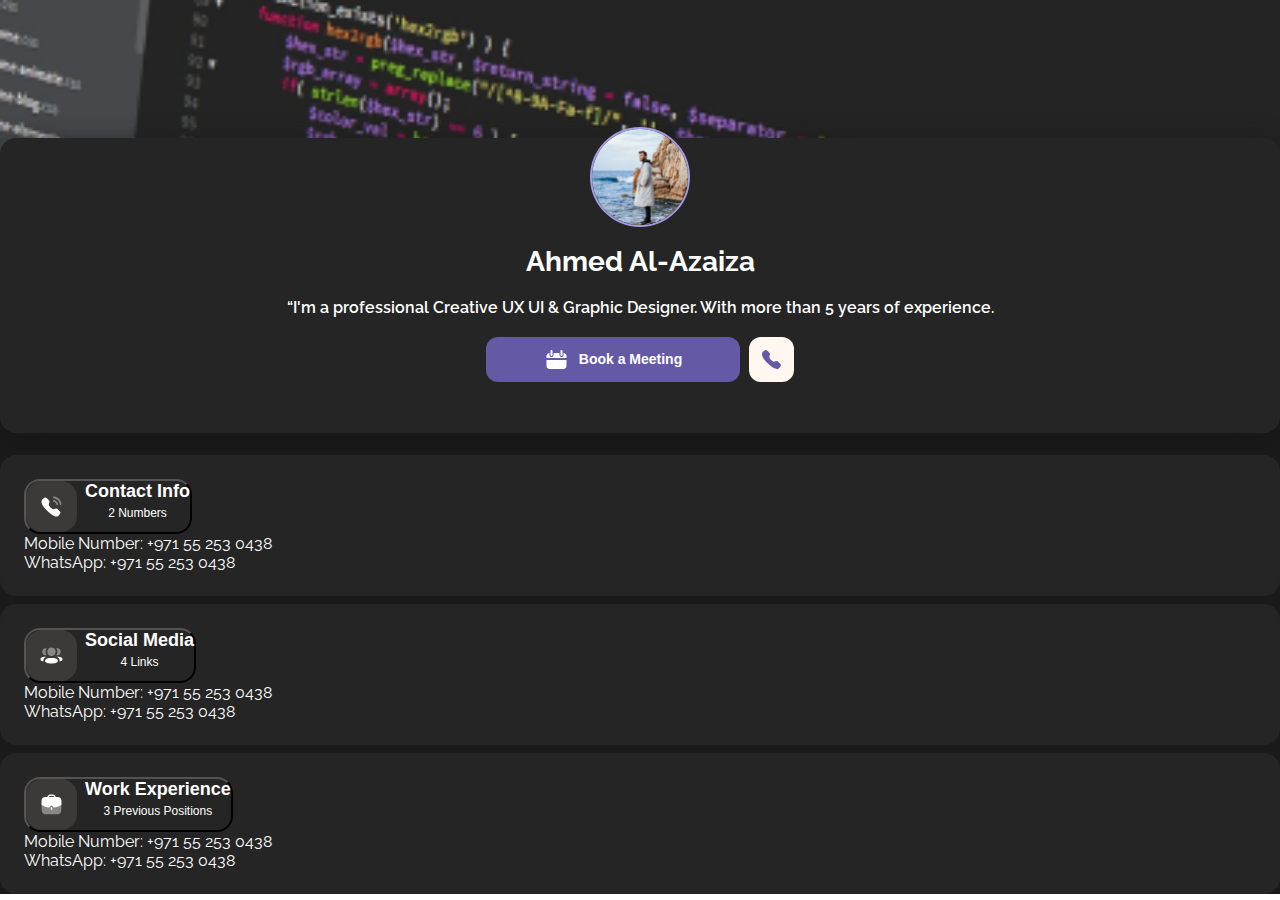
<file: profile-temp5.html>
<!DOCTYPE html>
<html lang="en">
  <head>
    <!-- Required meta tags -->
    <meta charset="utf-8" />
    <meta name="viewport" content="width=device-width, initial-scale=1" />

    <!-- Bootstrap CSS -->
    <link
      href="https://cdn.jsdelivr.net/npm/bootstrap@5.0.2/dist/css/bootstrap.min.css"
      rel="stylesheet"
      integrity="sha384-EVSTQN3/azprG1Anm3QDgpJLIm9Nao0Yz1ztcQTwFspd3yD65VohhpuuCOmLASjC"
      crossorigin="anonymous"
    />
    <link rel="preconnect" href="https://fonts.googleapis.com">
<link rel="preconnect" href="https://fonts.gstatic.com" crossorigin>
<link href="https://fonts.googleapis.com/css2?family=Alexandria:wght@400;500;600;700;800&family=Cairo&family=DM+Sans:ital,wght@0,500;0,700;1,400&family=IBM+Plex+Sans+Arabic:wght@100;200;300;400;500;600;700&family=Inter:wght@400;600;700&family=Lato&family=Montserrat+Subrayada&family=Noto+Kufi+Arabic:wght@400;500;600;700&family=Nunito+Sans:wght@800&family=Open+Sans&family=Poppins:ital,wght@0,200;0,400;0,500;0,600;0,700;0,800;1,300;1,400;1,600&family=Raleway:wght@300;400;500;600;700;900&family=Roboto:ital,wght@0,100;0,300;0,500;0,700;1,300;1,500&family=Work+Sans:ital,wght@0,800;1,700&display=swap" rel="stylesheet">
    <link rel="stylesheet" href="./css/profile-temp5.css" />
    <title>Hello, world!</title>
  </head>
  <body>
    <main>
      <div class="profile">
        <div class="cover"></div>

        <div class="container">
          <div class="profile-info">
            <div class="info-details">
              <div class="photo">
                <img src="./images/photo4.png" alt="" />
              </div>
              <h1 class="profile-info-title">Ahmed Al-Azaiza</h1>

              <p class="profile-bio">
                “I'm a professional Creative UX UI & Graphic Designer. With more
                than 5 years of experience.
              </p>

              <div class="meeting-box">
                <button class="meet">
                    <svg width="25" height="25" viewBox="0 0 25 25" fill="none" xmlns="http://www.w3.org/2000/svg">
                        <path d="M5.5 6V8C5.5 8.53043 5.71071 9.03914 6.08579 9.41421C6.46086 9.78929 6.96957 10 7.5 10C8.03043 10 8.53914 9.78929 8.91421 9.41421C9.28929 9.03914 9.5 8.53043 9.5 8V6H15.5V8C15.5 8.53043 15.7107 9.03914 16.0858 9.41421C16.4609 9.78929 16.9696 10 17.5 10C18.0304 10 18.5391 9.78929 18.9142 9.41421C19.2893 9.03914 19.5 8.53043 19.5 8V6C20.2956 6 21.0587 6.31607 21.6213 6.87868C22.1839 7.44129 22.5 8.20435 22.5 9V11H2.5V9C2.5 8.20435 2.81607 7.44129 3.37868 6.87868C3.94129 6.31607 4.70435 6 5.5 6ZM22.5 13V19C22.5 19.7957 22.1839 20.5587 21.6213 21.1213C21.0587 21.6839 20.2956 22 19.5 22H5.5C4.70435 22 3.94129 21.6839 3.37868 21.1213C2.81607 20.5587 2.5 19.7957 2.5 19V13H22.5ZM17.5 3C17.7652 3 18.0196 3.10536 18.2071 3.29289C18.3946 3.48043 18.5 3.73478 18.5 4V8C18.5 8.26522 18.3946 8.51957 18.2071 8.70711C18.0196 8.89464 17.7652 9 17.5 9C17.2348 9 16.9804 8.89464 16.7929 8.70711C16.6054 8.51957 16.5 8.26522 16.5 8V4C16.5 3.73478 16.6054 3.48043 16.7929 3.29289C16.9804 3.10536 17.2348 3 17.5 3ZM7.5 3C7.76522 3 8.01957 3.10536 8.20711 3.29289C8.39464 3.48043 8.5 3.73478 8.5 4V8C8.5 8.26522 8.39464 8.51957 8.20711 8.70711C8.01957 8.89464 7.76522 9 7.5 9C7.23478 9 6.98043 8.89464 6.79289 8.70711C6.60536 8.51957 6.5 8.26522 6.5 8V4C6.5 3.73478 6.60536 3.48043 6.79289 3.29289C6.98043 3.10536 7.23478 3 7.5 3Z" fill="white"/>
                        </svg>
                        Book a Meeting
                </button>
                <div class="phone">
                    <svg width="19" height="19" viewBox="0 0 19 19" fill="none" xmlns="http://www.w3.org/2000/svg">
                        <path fill-rule="evenodd" clip-rule="evenodd" d="M9.03174 9.97239C13.0208 13.9604 13.9258 9.34672 16.4656 11.8848C18.9143 14.3328 20.3216 14.8232 17.2192 17.9247C16.8306 18.237 14.3616 21.9943 5.6846 13.3197C-2.99348 4.644 0.761585 2.17244 1.07397 1.78395C4.18387 -1.32615 4.66586 0.0893829 7.11449 2.53733C9.65436 5.0765 5.04266 5.98441 9.03174 9.97239Z" fill="#6459A5"/>
                        </svg>
                        
                </div>
              </div>
            </div>


            <div class="accordion" id="accordionExample">
                <div class="accordion-item">
                  <h2 class="accordion-header" id="headingOne">
                    <button class="accordion-button" type="button" data-bs-toggle="collapse" data-bs-target="#collapseOne" aria-expanded="true" aria-controls="collapseOne">
                     <div class="accordion-header-info">
                        <div class="icon-contact">
                            <svg width="25" height="25" viewBox="0 0 25 25" fill="none" xmlns="http://www.w3.org/2000/svg">
                                <path opacity="0.4" d="M14.9183 5.98976C14.4422 5.90182 14.005 6.20561 13.9144 6.67029C13.8238 7.13497 14.1285 7.58866 14.5916 7.6796C15.9859 7.95141 17.0624 9.03067 17.3353 10.4297V10.4307C17.413 10.8334 17.7675 11.1262 18.1759 11.1262C18.2306 11.1262 18.2854 11.1212 18.3412 11.1112C18.8043 11.0183 19.109 10.5656 19.0184 10.0999C18.6111 8.01037 17.0027 6.39648 14.9183 5.98976Z" fill="white"/>
                                <path opacity="0.4" d="M14.8561 2.50793C14.633 2.47595 14.4089 2.54191 14.2307 2.68381C14.0474 2.82771 13.9329 3.03557 13.908 3.26841C13.8552 3.73908 14.1948 4.16479 14.6649 4.21776C17.9065 4.57951 20.4262 7.10477 20.7907 10.3565C20.8395 10.7922 21.205 11.121 21.6412 11.121C21.674 11.121 21.7059 11.119 21.7388 11.115C21.9668 11.09 22.17 10.9771 22.3134 10.7972C22.4558 10.6174 22.5206 10.3935 22.4947 10.1647C22.0405 6.10746 18.9005 2.95862 14.8561 2.50793Z" fill="white"/>
                                <path fill-rule="evenodd" clip-rule="evenodd" d="M11.5317 13.4724C15.5208 17.4604 16.4258 12.8467 18.9656 15.3848C21.4143 17.8328 22.8216 18.3232 19.7192 21.4247C19.3306 21.737 16.8616 25.4943 8.1846 16.8197C-0.493478 8.144 3.26158 5.67244 3.57397 5.28395C6.68387 2.17385 7.16586 3.58938 9.61449 6.03733C12.1544 8.5765 7.54266 9.48441 11.5317 13.4724Z" fill="white"/>
                                </svg>
                                
                        </div>
                        <div class="info-contact">
                            <h5>Contact Info</h5>
                            <span>
                                2 Numbers
                            </span>
                        </div>

                     </div>
                    </button>
                  </h2>
                  <div id="collapseOne" class="accordion-collapse collapse show" aria-labelledby="headingOne" data-bs-parent="#accordionExample">
                    <div class="accordion-body">
                        <p>Mobile Number: +971 55 253 0438</p>
                        <p>WhatsApp: +971 55 253 0438</p>
                    </div>
                  </div>
                </div>
              


                  <div class="accordion-item">
                    <h2 class="accordion-header" id="headingTwo">
                      <button class="accordion-button collapsed" type="button" data-bs-toggle="collapse" data-bs-target="#collapseTwo" aria-expanded="false" aria-controls="collapseTwo">
                        <div class="accordion-header-info">
                            <div class="icon-contact">
                                <svg width="25" height="25" viewBox="0 0 25 25" fill="none" xmlns="http://www.w3.org/2000/svg">
                                    <path d="M12.4491 15.04C8.99909 15.04 6.08813 15.6038 6.08813 17.7795C6.08813 19.9562 9.01789 20.5001 12.4491 20.5001C15.8991 20.5001 18.81 19.9364 18.81 17.7606C18.81 15.584 15.8803 15.04 12.4491 15.04Z" fill="white"/>
                                    <path opacity="0.4" d="M12.449 12.967C14.7851 12.967 16.6583 11.0831 16.6583 8.73351C16.6583 6.38306 14.7851 4.5 12.449 4.5C10.1129 4.5 8.23975 6.38306 8.23975 8.73351C8.23975 11.0831 10.1129 12.967 12.449 12.967Z" fill="white"/>
                                    <path opacity="0.4" d="M21.5881 9.71923C22.1925 7.34176 20.4205 5.20654 18.164 5.20654C17.9187 5.20654 17.6841 5.23356 17.4549 5.27949C17.4244 5.28669 17.3904 5.302 17.3725 5.32902C17.3519 5.36324 17.3671 5.40917 17.3895 5.43889C18.0673 6.39528 18.4568 7.5597 18.4568 8.80967C18.4568 10.0074 18.0996 11.1241 17.4728 12.0508C17.4083 12.1462 17.4656 12.275 17.5793 12.2948C17.7369 12.3227 17.8981 12.3371 18.0629 12.3416C19.7059 12.3849 21.1807 11.3213 21.5881 9.71923Z" fill="white"/>
                                    <path d="M23.3092 15.317C23.0083 14.6722 22.2821 14.23 21.1781 14.013C20.657 13.8851 19.2467 13.705 17.935 13.7293C17.9153 13.732 17.9045 13.7455 17.9027 13.7545C17.9 13.7671 17.9054 13.7887 17.9314 13.8022C18.5376 14.1039 20.8808 15.416 20.5862 18.1834C20.5737 18.3032 20.6695 18.4068 20.7886 18.3888C21.3652 18.3059 22.8489 17.9853 23.3092 16.9866C23.5635 16.4589 23.5635 15.8456 23.3092 15.317Z" fill="white"/>
                                    <path opacity="0.4" d="M7.54483 5.27998C7.3165 5.23315 7.08101 5.20703 6.83567 5.20703C4.57926 5.20703 2.80726 7.34225 3.41255 9.71972C3.81906 11.3218 5.29379 12.3854 6.93685 12.3421C7.10161 12.3376 7.26368 12.3223 7.42037 12.2953C7.53409 12.2755 7.59139 12.1467 7.52692 12.0513C6.90014 11.1237 6.54288 10.0079 6.54288 8.81016C6.54288 7.55928 6.93327 6.39486 7.61109 5.43937C7.63258 5.40966 7.6487 5.36373 7.62721 5.32951C7.6093 5.30159 7.57617 5.28718 7.54483 5.27998Z" fill="white"/>
                                    <path d="M3.82156 14.0127C2.71752 14.2297 1.99225 14.6719 1.69139 15.3167C1.4362 15.8453 1.4362 16.4586 1.69139 16.9872C2.15163 17.9851 3.63531 18.3066 4.21195 18.3885C4.33104 18.4065 4.42595 18.3038 4.41342 18.1832C4.11883 15.4167 6.4621 14.1046 7.06918 13.8029C7.09425 13.7885 7.09962 13.7677 7.09694 13.7542C7.09515 13.7452 7.0853 13.7317 7.0656 13.7299C5.75294 13.7047 4.34358 13.8848 3.82156 14.0127Z" fill="white"/>
                                    </svg>
                                    
                                    
                            </div>
                            <div class="info-contact">
                                <h5>Social Media</h5>
                                <span>
                                    4 Links
                                </span>
                            </div>
    
                         </div>
                      </button>
                    </h2>
                    <div id="collapseTwo" class="accordion-collapse collapse" aria-labelledby="headingTwo" data-bs-parent="#accordionExample">

                        <div class="accordion-body">
                            <p>Mobile Number: +971 55 253 0438</p>
                            <p>WhatsApp: +971 55 253 0438</p>
                        </div>
                      </div>
                  </div>
                  <div class="accordion-item">
                    <h2 class="accordion-header" id="headingThree">
                      <button class="accordion-button collapsed" type="button" data-bs-toggle="collapse" data-bs-target="#collapseThree" aria-expanded="false" aria-controls="collapseThree">
                        <div class="accordion-header-info">
                            <div class="icon-contact">
                                <svg width="25" height="25" viewBox="0 0 25 25" fill="none" xmlns="http://www.w3.org/2000/svg">
                                    <path opacity="0.4" d="M2.50024 11.5786C2.55024 13.9166 2.69024 17.9156 2.71024 18.3566C2.78124 19.2996 3.14224 20.2526 3.70424 20.9246C4.48624 21.8676 5.44924 22.2886 6.79224 22.2886C8.64824 22.2986 10.6942 22.2986 12.6812 22.2986C14.6762 22.2986 16.6122 22.2986 18.2472 22.2886C19.5712 22.2886 20.5642 21.8566 21.3362 20.9246C21.8982 20.2526 22.2592 19.2896 22.3102 18.3566C22.3302 17.9856 22.4302 13.6446 22.4902 11.5786H2.50024Z" fill="white"/>
                                    <path d="M11.7454 15.8843V17.1783C11.7454 17.5923 12.0814 17.9283 12.4954 17.9283C12.9094 17.9283 13.2454 17.5923 13.2454 17.1783V15.8843C13.2454 15.4703 12.9094 15.1343 12.4954 15.1343C12.0814 15.1343 11.7454 15.4703 11.7454 15.8843Z" fill="white"/>
                                    <path fill-rule="evenodd" clip-rule="evenodd" d="M10.7112 15.0565C10.6112 15.4195 10.2622 15.6515 9.88424 15.6015C7.33324 15.2455 4.89524 14.3405 2.83724 12.9815C2.62624 12.8435 2.50024 12.6075 2.50024 12.3555V8.88949C2.50024 6.78949 4.21224 5.08149 6.31724 5.08149H8.28424C8.47224 3.62949 9.70224 2.50049 11.2042 2.50049H13.7862C15.2872 2.50049 16.5182 3.62949 16.7062 5.08149H18.6832C20.7822 5.08149 22.4902 6.78949 22.4902 8.88949V12.3555C22.4902 12.6075 22.3632 12.8425 22.1542 12.9815C20.0922 14.3465 17.6442 15.2555 15.0762 15.6105C15.0412 15.6155 15.0072 15.6175 14.9732 15.6175C14.6342 15.6175 14.3312 15.3885 14.2462 15.0525C14.0442 14.2565 13.3212 13.6995 12.4902 13.6995C11.6482 13.6995 10.9332 14.2445 10.7112 15.0565ZM13.7862 4.00049H11.2042C10.5312 4.00049 9.96924 4.46049 9.80124 5.08149H15.1882C15.0202 4.46049 14.4582 4.00049 13.7862 4.00049Z" fill="white"/>
                                    </svg>
                                    
                            </div>
                            <div class="info-contact">
                                <h5>Work Experience</h5>
                                <span>
                                    3 Previous Positions
                                </span>
                            </div>
    
                         </div>
                      </button>
                    </h2>
                    <div id="collapseThree" class="accordion-collapse collapse" aria-labelledby="headingThree" data-bs-parent="#accordionExample">
                      <div class="accordion-body">
                       
                            <p>Mobile Number: +971 55 253 0438</p>
                            <p>WhatsApp: +971 55 253 0438</p>
                      </div>
                    </div>
                  </div>
              </div>
          </div>
        </div>
      </div>
    </main>

    <!-- Option 1: Bootstrap Bundle with Popper -->
    <script
      src="https://cdn.jsdelivr.net/npm/bootstrap@5.0.2/dist/js/bootstrap.bundle.min.js"
      integrity="sha384-MrcW6ZMFYlzcLA8Nl+NtUVF0sA7MsXsP1UyJoMp4YLEuNSfAP+JcXn/tWtIaxVXM"
      crossorigin="anonymous"
    ></script>
  </body>
</html>
</file>
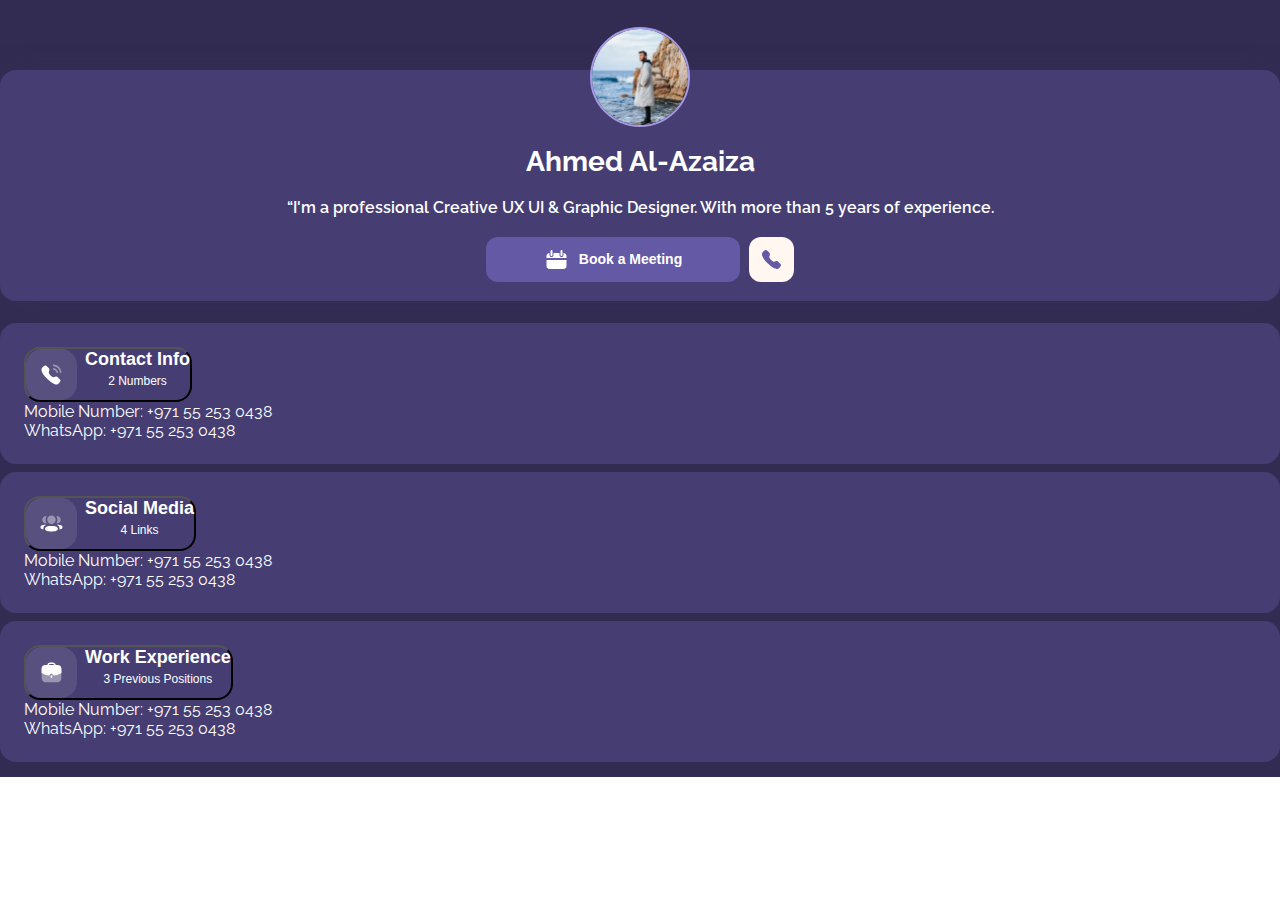
<file: profile-temp6.html>
<!DOCTYPE html>
<html lang="en">
  <head>
    <!-- Required meta tags -->
    <meta charset="utf-8" />
    <meta name="viewport" content="width=device-width, initial-scale=1" />

    <!-- Bootstrap CSS -->
    <link
      href="https://cdn.jsdelivr.net/npm/bootstrap@5.0.2/dist/css/bootstrap.min.css"
      rel="stylesheet"
      integrity="sha384-EVSTQN3/azprG1Anm3QDgpJLIm9Nao0Yz1ztcQTwFspd3yD65VohhpuuCOmLASjC"
      crossorigin="anonymous"
    />
    <link rel="preconnect" href="https://fonts.googleapis.com">
<link rel="preconnect" href="https://fonts.gstatic.com" crossorigin>
<link href="https://fonts.googleapis.com/css2?family=Alexandria:wght@400;500;600;700;800&family=Cairo&family=DM+Sans:ital,wght@0,500;0,700;1,400&family=IBM+Plex+Sans+Arabic:wght@100;200;300;400;500;600;700&family=Inter:wght@400;600;700&family=Lato&family=Montserrat+Subrayada&family=Noto+Kufi+Arabic:wght@400;500;600;700&family=Nunito+Sans:wght@800&family=Open+Sans&family=Poppins:ital,wght@0,200;0,400;0,500;0,600;0,700;0,800;1,300;1,400;1,600&family=Raleway:wght@300;400;500;600;700;900&family=Roboto:ital,wght@0,100;0,300;0,500;0,700;1,300;1,500&family=Work+Sans:ital,wght@0,800;1,700&display=swap" rel="stylesheet">
    <link rel="stylesheet" href="./css/profile-temp6.css" />
    <title>Hello, world!</title>
  </head>
  <body>
    <main>
      <div class="profile">
       
        <div class="container">
          <div class="profile-info">
            <div class="info-details">
              <div class="photo">
                <img src="./images/photo4.png" alt="" />
              </div>
              <h1 class="profile-info-title">Ahmed Al-Azaiza</h1>

              <p class="profile-bio">
                “I'm a professional Creative UX UI & Graphic Designer. With more
                than 5 years of experience.
              </p>

              <div class="meeting-box">
                <button class="meet">
                    <svg width="25" height="25" viewBox="0 0 25 25" fill="none" xmlns="http://www.w3.org/2000/svg">
                        <path d="M5.5 6V8C5.5 8.53043 5.71071 9.03914 6.08579 9.41421C6.46086 9.78929 6.96957 10 7.5 10C8.03043 10 8.53914 9.78929 8.91421 9.41421C9.28929 9.03914 9.5 8.53043 9.5 8V6H15.5V8C15.5 8.53043 15.7107 9.03914 16.0858 9.41421C16.4609 9.78929 16.9696 10 17.5 10C18.0304 10 18.5391 9.78929 18.9142 9.41421C19.2893 9.03914 19.5 8.53043 19.5 8V6C20.2956 6 21.0587 6.31607 21.6213 6.87868C22.1839 7.44129 22.5 8.20435 22.5 9V11H2.5V9C2.5 8.20435 2.81607 7.44129 3.37868 6.87868C3.94129 6.31607 4.70435 6 5.5 6ZM22.5 13V19C22.5 19.7957 22.1839 20.5587 21.6213 21.1213C21.0587 21.6839 20.2956 22 19.5 22H5.5C4.70435 22 3.94129 21.6839 3.37868 21.1213C2.81607 20.5587 2.5 19.7957 2.5 19V13H22.5ZM17.5 3C17.7652 3 18.0196 3.10536 18.2071 3.29289C18.3946 3.48043 18.5 3.73478 18.5 4V8C18.5 8.26522 18.3946 8.51957 18.2071 8.70711C18.0196 8.89464 17.7652 9 17.5 9C17.2348 9 16.9804 8.89464 16.7929 8.70711C16.6054 8.51957 16.5 8.26522 16.5 8V4C16.5 3.73478 16.6054 3.48043 16.7929 3.29289C16.9804 3.10536 17.2348 3 17.5 3ZM7.5 3C7.76522 3 8.01957 3.10536 8.20711 3.29289C8.39464 3.48043 8.5 3.73478 8.5 4V8C8.5 8.26522 8.39464 8.51957 8.20711 8.70711C8.01957 8.89464 7.76522 9 7.5 9C7.23478 9 6.98043 8.89464 6.79289 8.70711C6.60536 8.51957 6.5 8.26522 6.5 8V4C6.5 3.73478 6.60536 3.48043 6.79289 3.29289C6.98043 3.10536 7.23478 3 7.5 3Z" fill="white"/>
                        </svg>
                        Book a Meeting
                </button>
                <div class="phone">
                    <svg width="19" height="19" viewBox="0 0 19 19" fill="none" xmlns="http://www.w3.org/2000/svg">
                        <path fill-rule="evenodd" clip-rule="evenodd" d="M9.03174 9.97239C13.0208 13.9604 13.9258 9.34672 16.4656 11.8848C18.9143 14.3328 20.3216 14.8232 17.2192 17.9247C16.8306 18.237 14.3616 21.9943 5.6846 13.3197C-2.99348 4.644 0.761585 2.17244 1.07397 1.78395C4.18387 -1.32615 4.66586 0.0893829 7.11449 2.53733C9.65436 5.0765 5.04266 5.98441 9.03174 9.97239Z" fill="#6459A5"/>
                        </svg>
                        
                </div>
              </div>
            </div>


            <div class="accordion" id="accordionExample">
                <div class="accordion-item">
                  <h2 class="accordion-header" id="headingOne">
                    <button class="accordion-button" type="button" data-bs-toggle="collapse" data-bs-target="#collapseOne" aria-expanded="true" aria-controls="collapseOne">
                     <div class="accordion-header-info">
                        <div class="icon-contact">
                            <svg width="25" height="25" viewBox="0 0 25 25" fill="none" xmlns="http://www.w3.org/2000/svg">
                                <path opacity="0.4" d="M14.9183 5.98976C14.4422 5.90182 14.005 6.20561 13.9144 6.67029C13.8238 7.13497 14.1285 7.58866 14.5916 7.6796C15.9859 7.95141 17.0624 9.03067 17.3353 10.4297V10.4307C17.413 10.8334 17.7675 11.1262 18.1759 11.1262C18.2306 11.1262 18.2854 11.1212 18.3412 11.1112C18.8043 11.0183 19.109 10.5656 19.0184 10.0999C18.6111 8.01037 17.0027 6.39648 14.9183 5.98976Z" fill="white"/>
                                <path opacity="0.4" d="M14.8561 2.50793C14.633 2.47595 14.4089 2.54191 14.2307 2.68381C14.0474 2.82771 13.9329 3.03557 13.908 3.26841C13.8552 3.73908 14.1948 4.16479 14.6649 4.21776C17.9065 4.57951 20.4262 7.10477 20.7907 10.3565C20.8395 10.7922 21.205 11.121 21.6412 11.121C21.674 11.121 21.7059 11.119 21.7388 11.115C21.9668 11.09 22.17 10.9771 22.3134 10.7972C22.4558 10.6174 22.5206 10.3935 22.4947 10.1647C22.0405 6.10746 18.9005 2.95862 14.8561 2.50793Z" fill="white"/>
                                <path fill-rule="evenodd" clip-rule="evenodd" d="M11.5317 13.4724C15.5208 17.4604 16.4258 12.8467 18.9656 15.3848C21.4143 17.8328 22.8216 18.3232 19.7192 21.4247C19.3306 21.737 16.8616 25.4943 8.1846 16.8197C-0.493478 8.144 3.26158 5.67244 3.57397 5.28395C6.68387 2.17385 7.16586 3.58938 9.61449 6.03733C12.1544 8.5765 7.54266 9.48441 11.5317 13.4724Z" fill="white"/>
                                </svg>
                                
                        </div>
                        <div class="info-contact">
                            <h5>Contact Info</h5>
                            <span>
                                2 Numbers
                            </span>
                        </div>

                     </div>
                    </button>
                  </h2>
                  <div id="collapseOne" class="accordion-collapse collapse show" aria-labelledby="headingOne" data-bs-parent="#accordionExample">
                    <div class="accordion-body">
                        <p>Mobile Number: +971 55 253 0438</p>
                        <p>WhatsApp: +971 55 253 0438</p>
                    </div>
                  </div>
                </div>
              


                  <div class="accordion-item">
                    <h2 class="accordion-header" id="headingTwo">
                      <button class="accordion-button collapsed" type="button" data-bs-toggle="collapse" data-bs-target="#collapseTwo" aria-expanded="false" aria-controls="collapseTwo">
                        <div class="accordion-header-info">
                            <div class="icon-contact">
                                <svg width="25" height="25" viewBox="0 0 25 25" fill="none" xmlns="http://www.w3.org/2000/svg">
                                    <path d="M12.4491 15.04C8.99909 15.04 6.08813 15.6038 6.08813 17.7795C6.08813 19.9562 9.01789 20.5001 12.4491 20.5001C15.8991 20.5001 18.81 19.9364 18.81 17.7606C18.81 15.584 15.8803 15.04 12.4491 15.04Z" fill="white"/>
                                    <path opacity="0.4" d="M12.449 12.967C14.7851 12.967 16.6583 11.0831 16.6583 8.73351C16.6583 6.38306 14.7851 4.5 12.449 4.5C10.1129 4.5 8.23975 6.38306 8.23975 8.73351C8.23975 11.0831 10.1129 12.967 12.449 12.967Z" fill="white"/>
                                    <path opacity="0.4" d="M21.5881 9.71923C22.1925 7.34176 20.4205 5.20654 18.164 5.20654C17.9187 5.20654 17.6841 5.23356 17.4549 5.27949C17.4244 5.28669 17.3904 5.302 17.3725 5.32902C17.3519 5.36324 17.3671 5.40917 17.3895 5.43889C18.0673 6.39528 18.4568 7.5597 18.4568 8.80967C18.4568 10.0074 18.0996 11.1241 17.4728 12.0508C17.4083 12.1462 17.4656 12.275 17.5793 12.2948C17.7369 12.3227 17.8981 12.3371 18.0629 12.3416C19.7059 12.3849 21.1807 11.3213 21.5881 9.71923Z" fill="white"/>
                                    <path d="M23.3092 15.317C23.0083 14.6722 22.2821 14.23 21.1781 14.013C20.657 13.8851 19.2467 13.705 17.935 13.7293C17.9153 13.732 17.9045 13.7455 17.9027 13.7545C17.9 13.7671 17.9054 13.7887 17.9314 13.8022C18.5376 14.1039 20.8808 15.416 20.5862 18.1834C20.5737 18.3032 20.6695 18.4068 20.7886 18.3888C21.3652 18.3059 22.8489 17.9853 23.3092 16.9866C23.5635 16.4589 23.5635 15.8456 23.3092 15.317Z" fill="white"/>
                                    <path opacity="0.4" d="M7.54483 5.27998C7.3165 5.23315 7.08101 5.20703 6.83567 5.20703C4.57926 5.20703 2.80726 7.34225 3.41255 9.71972C3.81906 11.3218 5.29379 12.3854 6.93685 12.3421C7.10161 12.3376 7.26368 12.3223 7.42037 12.2953C7.53409 12.2755 7.59139 12.1467 7.52692 12.0513C6.90014 11.1237 6.54288 10.0079 6.54288 8.81016C6.54288 7.55928 6.93327 6.39486 7.61109 5.43937C7.63258 5.40966 7.6487 5.36373 7.62721 5.32951C7.6093 5.30159 7.57617 5.28718 7.54483 5.27998Z" fill="white"/>
                                    <path d="M3.82156 14.0127C2.71752 14.2297 1.99225 14.6719 1.69139 15.3167C1.4362 15.8453 1.4362 16.4586 1.69139 16.9872C2.15163 17.9851 3.63531 18.3066 4.21195 18.3885C4.33104 18.4065 4.42595 18.3038 4.41342 18.1832C4.11883 15.4167 6.4621 14.1046 7.06918 13.8029C7.09425 13.7885 7.09962 13.7677 7.09694 13.7542C7.09515 13.7452 7.0853 13.7317 7.0656 13.7299C5.75294 13.7047 4.34358 13.8848 3.82156 14.0127Z" fill="white"/>
                                    </svg>
                                    
                                    
                            </div>
                            <div class="info-contact">
                                <h5>Social Media</h5>
                                <span>
                                    4 Links
                                </span>
                            </div>
    
                         </div>
                      </button>
                    </h2>
                    <div id="collapseTwo" class="accordion-collapse collapse" aria-labelledby="headingTwo" data-bs-parent="#accordionExample">

                        <div class="accordion-body">
                            <p>Mobile Number: +971 55 253 0438</p>
                            <p>WhatsApp: +971 55 253 0438</p>
                        </div>
                      </div>
                  </div>
                  <div class="accordion-item">
                    <h2 class="accordion-header" id="headingThree">
                      <button class="accordion-button collapsed" type="button" data-bs-toggle="collapse" data-bs-target="#collapseThree" aria-expanded="false" aria-controls="collapseThree">
                        <div class="accordion-header-info">
                            <div class="icon-contact">
                                <svg width="25" height="25" viewBox="0 0 25 25" fill="none" xmlns="http://www.w3.org/2000/svg">
                                    <path opacity="0.4" d="M2.50024 11.5786C2.55024 13.9166 2.69024 17.9156 2.71024 18.3566C2.78124 19.2996 3.14224 20.2526 3.70424 20.9246C4.48624 21.8676 5.44924 22.2886 6.79224 22.2886C8.64824 22.2986 10.6942 22.2986 12.6812 22.2986C14.6762 22.2986 16.6122 22.2986 18.2472 22.2886C19.5712 22.2886 20.5642 21.8566 21.3362 20.9246C21.8982 20.2526 22.2592 19.2896 22.3102 18.3566C22.3302 17.9856 22.4302 13.6446 22.4902 11.5786H2.50024Z" fill="white"/>
                                    <path d="M11.7454 15.8843V17.1783C11.7454 17.5923 12.0814 17.9283 12.4954 17.9283C12.9094 17.9283 13.2454 17.5923 13.2454 17.1783V15.8843C13.2454 15.4703 12.9094 15.1343 12.4954 15.1343C12.0814 15.1343 11.7454 15.4703 11.7454 15.8843Z" fill="white"/>
                                    <path fill-rule="evenodd" clip-rule="evenodd" d="M10.7112 15.0565C10.6112 15.4195 10.2622 15.6515 9.88424 15.6015C7.33324 15.2455 4.89524 14.3405 2.83724 12.9815C2.62624 12.8435 2.50024 12.6075 2.50024 12.3555V8.88949C2.50024 6.78949 4.21224 5.08149 6.31724 5.08149H8.28424C8.47224 3.62949 9.70224 2.50049 11.2042 2.50049H13.7862C15.2872 2.50049 16.5182 3.62949 16.7062 5.08149H18.6832C20.7822 5.08149 22.4902 6.78949 22.4902 8.88949V12.3555C22.4902 12.6075 22.3632 12.8425 22.1542 12.9815C20.0922 14.3465 17.6442 15.2555 15.0762 15.6105C15.0412 15.6155 15.0072 15.6175 14.9732 15.6175C14.6342 15.6175 14.3312 15.3885 14.2462 15.0525C14.0442 14.2565 13.3212 13.6995 12.4902 13.6995C11.6482 13.6995 10.9332 14.2445 10.7112 15.0565ZM13.7862 4.00049H11.2042C10.5312 4.00049 9.96924 4.46049 9.80124 5.08149H15.1882C15.0202 4.46049 14.4582 4.00049 13.7862 4.00049Z" fill="white"/>
                                    </svg>
                                    
                            </div>
                            <div class="info-contact">
                                <h5>Work Experience</h5>
                                <span>
                                    3 Previous Positions
                                </span>
                            </div>
    
                         </div>
                      </button>
                    </h2>
                    <div id="collapseThree" class="accordion-collapse collapse" aria-labelledby="headingThree" data-bs-parent="#accordionExample">
                      <div class="accordion-body">
                       
                            <p>Mobile Number: +971 55 253 0438</p>
                            <p>WhatsApp: +971 55 253 0438</p>
                      </div>
                    </div>
                  </div>
              </div>
          </div>
        </div>
      </div>
    </main>

    <!-- Option 1: Bootstrap Bundle with Popper -->
    <script
      src="https://cdn.jsdelivr.net/npm/bootstrap@5.0.2/dist/js/bootstrap.bundle.min.js"
      integrity="sha384-MrcW6ZMFYlzcLA8Nl+NtUVF0sA7MsXsP1UyJoMp4YLEuNSfAP+JcXn/tWtIaxVXM"
      crossorigin="anonymous"
    ></script>
  </body>
</html>
</file>
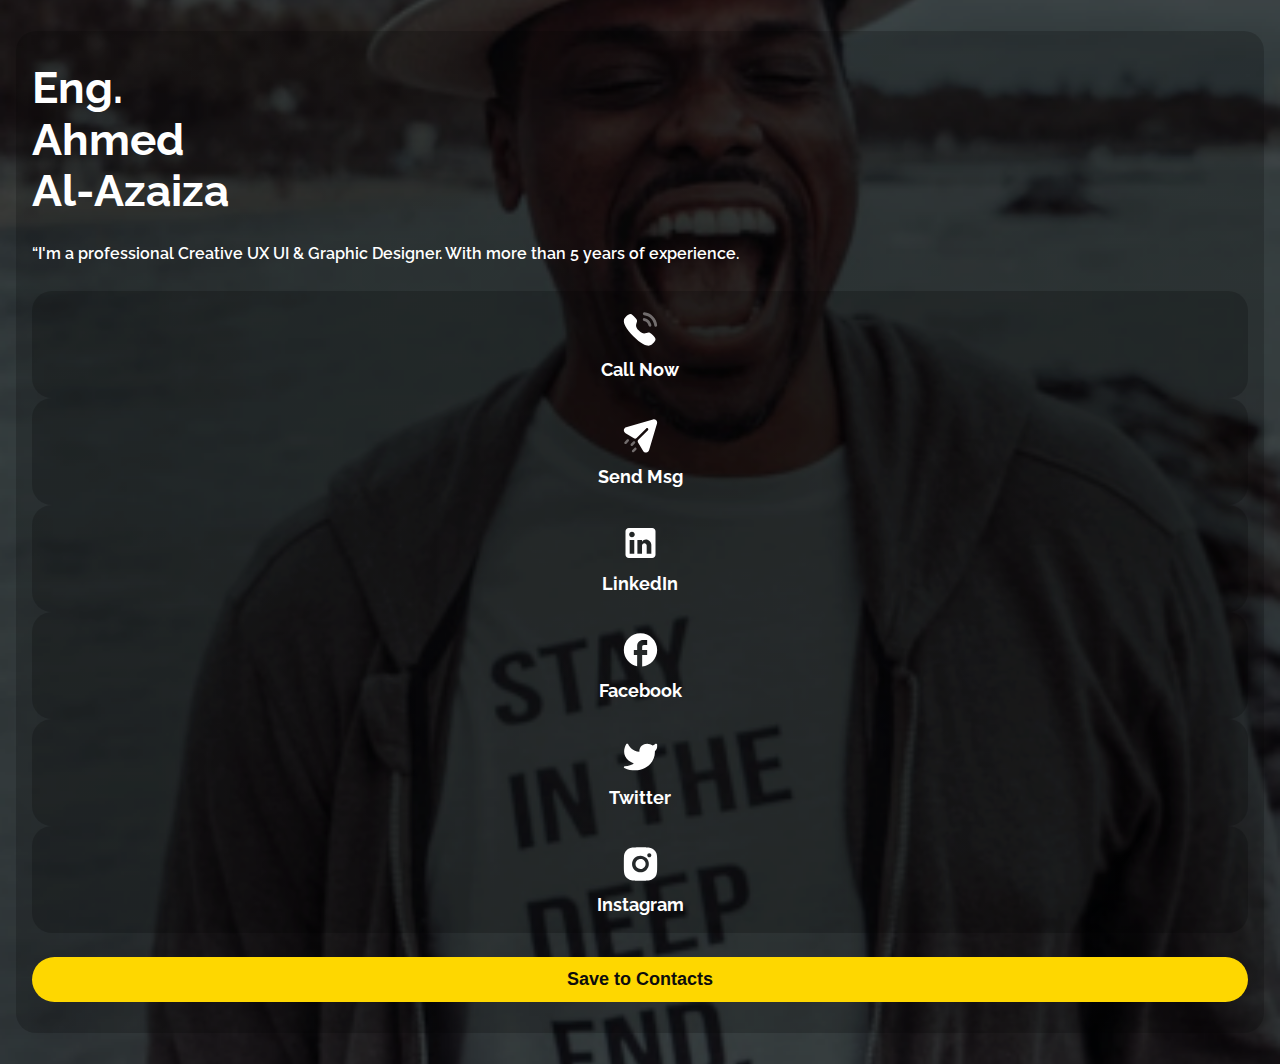
<file: profile-temp7.html>
<!DOCTYPE html>
<html lang="en">
  <head>
    <!-- Required meta tags -->
    <meta charset="utf-8" />
    <meta name="viewport" content="width=device-width, initial-scale=1" />

    <!-- Bootstrap CSS -->
    <link
      href="https://cdn.jsdelivr.net/npm/bootstrap@5.0.2/dist/css/bootstrap.min.css"
      rel="stylesheet"
      integrity="sha384-EVSTQN3/azprG1Anm3QDgpJLIm9Nao0Yz1ztcQTwFspd3yD65VohhpuuCOmLASjC"
      crossorigin="anonymous"
    />
    <link rel="preconnect" href="https://fonts.googleapis.com">
<link rel="preconnect" href="https://fonts.gstatic.com" crossorigin>
<link href="https://fonts.googleapis.com/css2?family=Alexandria:wght@400;500;600;700;800&family=Cairo&family=DM+Sans:ital,wght@0,500;0,700;1,400&family=IBM+Plex+Sans+Arabic:wght@100;200;300;400;500;600;700&family=Inter:wght@400;600;700&family=Lato&family=Montserrat+Subrayada&family=Noto+Kufi+Arabic:wght@400;500;600;700&family=Nunito+Sans:wght@800&family=Open+Sans&family=Poppins:ital,wght@0,200;0,400;0,500;0,600;0,700;0,800;1,300;1,400;1,600&family=Raleway:wght@300;400;500;600;700;900&family=Roboto:ital,wght@0,100;0,300;0,500;0,700;1,300;1,500&family=Work+Sans:ital,wght@0,800;1,700&display=swap" rel="stylesheet">
    <link rel="stylesheet" href="./css/profile-temp7.css" />
    <title>Hello, world!</title>
  </head>
  <body>
    <main>
      <div class="profile">
       <div class="layout"></div>
        <div class="container">
          <div class="profile-info">
            
              <h1 class="profile-info-title">Eng.
                Ahmed
                Al-Azaiza</h1>

              <p class="profile-bio">
                “I'm a professional Creative UX UI & Graphic Designer. With more
                than 5 years of experience.
              </p>

         
              <div class="row g-2">
                <div class="col-6">
                    <div class="info-contact-item">
                        <svg width="41" height="40" viewBox="0 0 41 40" fill="none" xmlns="http://www.w3.org/2000/svg">
                            <path opacity="0.4" d="M24.5305 9.14976C23.7371 9.0032 23.0085 9.50951 22.8574 10.284C22.7064 11.0585 23.2143 11.8146 23.9861 11.9662C26.3099 12.4192 28.1041 14.2179 28.5589 16.5497V16.5513C28.6884 17.2226 29.2793 17.7105 29.9598 17.7105C30.0511 17.7105 30.1424 17.7022 30.2354 17.6856C31.0072 17.5307 31.5151 16.7762 31.3641 16.0001C30.6852 12.5174 28.0046 9.82763 24.5305 9.14976Z" fill="white"/>
                            <path opacity="0.4" d="M24.4268 3.34647C24.055 3.29317 23.6816 3.4031 23.3844 3.6396C23.079 3.87944 22.8882 4.22586 22.8467 4.61393C22.7587 5.39839 23.3247 6.10791 24.1081 6.19618C29.5109 6.7991 33.7103 11.0079 34.3178 16.4275C34.3991 17.1537 35.0083 17.7016 35.7353 17.7016C35.7901 17.7016 35.8432 17.6983 35.898 17.6916C36.2781 17.65 36.6167 17.4618 36.8557 17.162C37.093 16.8622 37.2009 16.4891 37.1578 16.1077C36.4009 9.34568 31.1674 4.09762 24.4268 3.34647Z" fill="white"/>
                            <path fill-rule="evenodd" clip-rule="evenodd" d="M18.8862 21.6206C25.5346 28.2673 27.0429 20.5779 31.276 24.808C35.357 28.8879 37.7026 29.7053 32.532 34.8745C31.8843 35.395 27.7693 41.6571 13.3076 27.1994C-1.15588 12.74 5.10256 8.62074 5.6232 7.97325C10.8064 2.78974 11.6097 5.14897 15.6907 9.22888C19.9239 13.4608 12.2377 14.974 18.8862 21.6206Z" fill="white"/>
                            </svg>
                            <span>Call Now</span>
                    </div>
                </div>
                <div class="col-6">
                    <div class="info-contact-item">
                        <svg width="41" height="40" viewBox="0 0 41 40" fill="none" xmlns="http://www.w3.org/2000/svg">
                            <path d="M36.2123 4.29708C35.379 3.44542 34.1456 3.13042 32.9956 3.46375L6.17895 11.2121C4.96562 11.5487 4.10562 12.5104 3.87395 13.7304C3.63729 14.9738 4.46395 16.5538 5.54395 17.2137L13.929 22.3338C14.789 22.8604 15.899 22.7288 16.6106 22.0154L26.2123 12.4137C26.6956 11.9121 27.4956 11.9121 27.979 12.4137C28.4623 12.8954 28.4623 13.6804 27.979 14.1804L18.3606 23.7821C17.6473 24.4954 17.514 25.6021 18.039 26.4638L23.1623 34.8804C23.7623 35.8787 24.7956 36.4471 25.929 36.4471C26.0623 36.4471 26.2123 36.4471 26.3456 36.4287C27.6456 36.2637 28.679 35.3787 29.0623 34.1288L37.0123 7.51375C37.3623 6.38042 37.0456 5.14708 36.2123 4.29708Z" fill="white"/>
                            <path opacity="0.4" fill-rule="evenodd" clip-rule="evenodd" d="M5.51741 28.0128C5.19741 28.0128 4.87741 27.8911 4.63407 27.6461C4.14574 27.1578 4.14574 26.3678 4.63407 25.8795L6.90907 23.6028C7.39741 23.1161 8.18907 23.1161 8.67741 23.6028C9.16407 24.0911 9.16407 24.8828 8.67741 25.3711L6.40074 27.6461C6.15741 27.8911 5.83741 28.0128 5.51741 28.0128ZM11.7861 30.0001C11.4661 30.0001 11.1461 29.8785 10.9027 29.6335C10.4144 29.1451 10.4144 28.3551 10.9027 27.8668L13.1777 25.5901C13.6661 25.1035 14.4577 25.1035 14.9461 25.5901C15.4327 26.0785 15.4327 26.8701 14.9461 27.3585L12.6694 29.6335C12.4261 29.8785 12.1061 30.0001 11.7861 30.0001ZM12.2089 35.9468C12.4522 36.1918 12.7722 36.3135 13.0922 36.3135C13.4122 36.3135 13.7322 36.1918 13.9756 35.9468L16.2522 33.6718C16.7389 33.1835 16.7389 32.3918 16.2522 31.9035C15.7639 31.4168 14.9722 31.4168 14.4839 31.9035L12.2089 34.1801C11.7206 34.6685 11.7206 35.4585 12.2089 35.9468Z" fill="white"/>
                            </svg>
                            
                            <span>Send Msg</span>
                    </div>
                </div>
                <div class="col-6">
                    <div class="info-contact-item">
                        <svg width="41" height="40" viewBox="0 0 41 40" fill="none" xmlns="http://www.w3.org/2000/svg">
                            <path d="M32.1667 5C33.0507 5 33.8986 5.35119 34.5237 5.97631C35.1488 6.60143 35.5 7.44928 35.5 8.33333V31.6667C35.5 32.5507 35.1488 33.3986 34.5237 34.0237C33.8986 34.6488 33.0507 35 32.1667 35H8.83333C7.94928 35 7.10143 34.6488 6.47631 34.0237C5.85119 33.3986 5.5 32.5507 5.5 31.6667V8.33333C5.5 7.44928 5.85119 6.60143 6.47631 5.97631C7.10143 5.35119 7.94928 5 8.83333 5H32.1667ZM31.3333 30.8333V22C31.3333 20.559 30.7609 19.177 29.7419 18.1581C28.723 17.1391 27.341 16.5667 25.9 16.5667C24.4833 16.5667 22.8333 17.4333 22.0333 18.7333V16.8833H17.3833V30.8333H22.0333V22.6167C22.0333 21.3333 23.0667 20.2833 24.35 20.2833C24.9688 20.2833 25.5623 20.5292 25.9999 20.9668C26.4375 21.4043 26.6833 21.9978 26.6833 22.6167V30.8333H31.3333ZM11.9667 14.2667C12.7093 14.2667 13.4215 13.9717 13.9466 13.4466C14.4717 12.9215 14.7667 12.2093 14.7667 11.4667C14.7667 9.91667 13.5167 8.65 11.9667 8.65C11.2196 8.65 10.5032 8.94675 9.97498 9.47498C9.44675 10.0032 9.15 10.7196 9.15 11.4667C9.15 13.0167 10.4167 14.2667 11.9667 14.2667ZM14.2833 30.8333V16.8833H9.66667V30.8333H14.2833Z" fill="white"/>
                            </svg>
                            
                            <span>LinkedIn</span>
                    </div>
                </div>
                <div class="col-6">
                    <div class="info-contact-item">
                        <svg width="41" height="40" viewBox="0 0 41 40" fill="none" xmlns="http://www.w3.org/2000/svg">
                            <path d="M37.1666 19.9999C37.1666 10.7999 29.6999 3.33325 20.4999 3.33325C11.2999 3.33325 3.83325 10.7999 3.83325 19.9999C3.83325 28.0666 9.56659 34.7833 17.1666 36.3332V24.9999H13.8333V19.9999H17.1666V15.8333C17.1666 12.6166 19.7833 9.99992 22.9999 9.99992H27.1666V14.9999H23.8333C22.9166 14.9999 22.1666 15.7499 22.1666 16.6666V19.9999H27.1666V24.9999H22.1666V36.5833C30.5833 35.7499 37.1666 28.6499 37.1666 19.9999Z" fill="white"/>
                            </svg>
                            
                            <span>Facebook</span>
                    </div>
                </div>
                <div class="col-6">
                    <div class="info-contact-item">
                        <svg width="41" height="40" viewBox="0 0 41 40" fill="none" xmlns="http://www.w3.org/2000/svg">
                            <path d="M37.1159 7.62494C37.101 7.42404 37.0225 7.23162 36.8899 7.07167C36.7574 6.91172 36.5768 6.79132 36.3707 6.72548C36.1645 6.65964 35.9419 6.65127 35.7306 6.70143C35.5194 6.75158 35.3288 6.85803 35.1826 7.00751C34.4561 7.75982 33.5103 8.30317 32.4582 8.57263C31.0396 7.34663 29.1684 6.66527 27.2251 6.667C26.1923 6.66754 25.1698 6.85585 24.2159 7.22116C23.262 7.58648 22.3954 8.12166 21.6655 8.79614C20.9357 9.47062 20.3569 10.2712 19.9622 11.1522C19.5675 12.0331 19.3647 12.9772 19.3653 13.9305V14.8331C12.7188 14.3592 9.1678 9.69672 8.2056 7.33366C8.12986 7.1464 7.9965 6.98365 7.8219 6.86541C7.6473 6.74718 7.43908 6.67861 7.22284 6.66815C7.00659 6.65769 6.79175 6.70579 6.60472 6.80653C6.41769 6.90728 6.26663 7.05627 6.1701 7.2352C3.8435 11.5346 3.48573 15.7069 5.1768 19.2597C6.65676 22.3715 9.63445 24.8494 13.8566 26.4925C11.9388 27.7458 8.71003 29.2309 4.94569 29.2309C4.70712 29.2306 4.47479 29.3012 4.28307 29.4323C4.09135 29.5634 3.95042 29.7479 3.88114 29.9587C3.81185 30.1694 3.81789 30.3951 3.89836 30.6024C3.97882 30.8098 4.12944 30.9877 4.32793 31.1098C7.93894 33.3334 11.7233 33.3334 15.2387 33.3334H15.3454C26.1473 33.3334 34.9004 25.2391 34.9004 15.2577V14.2751C35.707 13.5162 36.3359 12.7428 36.7226 11.7398C37.1514 10.6198 37.2381 9.32339 37.1159 7.62494Z" fill="white"/>
                            </svg>
                            
                            <span>Twitter</span>
                    </div>
                </div>
                <div class="col-6">
                    <div class="info-contact-item">
                        <svg width="41" height="40" viewBox="0 0 41 40" fill="none" xmlns="http://www.w3.org/2000/svg">
                            <path d="M22.2132 3.33506C23.4295 3.33039 24.6457 3.34261 25.8616 3.37173L26.1849 3.38339C26.5582 3.39673 26.9266 3.41339 27.3716 3.43339C29.1449 3.51673 30.3549 3.79673 31.4166 4.20839C32.5166 4.63173 33.4432 5.20506 34.3699 6.13172C35.2172 6.9644 35.8729 7.97164 36.2916 9.08339C36.7032 10.1451 36.9832 11.3567 37.0666 13.1301C37.0866 13.5734 37.1032 13.9434 37.1166 14.3167L37.1266 14.6401C37.1562 15.8554 37.169 17.0711 37.1649 18.2867L37.1666 19.5301V21.7134C37.1707 22.9296 37.1579 24.1458 37.1282 25.3617L37.1182 25.6851C37.1049 26.0584 37.0882 26.4267 37.0682 26.8717C36.9849 28.6451 36.7016 29.8551 36.2916 30.9167C35.8743 32.0297 35.2184 33.0377 34.3699 33.8701C33.5365 34.7173 32.5287 35.373 31.4166 35.7917C30.3549 36.2034 29.1449 36.4834 27.3716 36.5667C26.9266 36.5867 26.5582 36.6034 26.1849 36.6167L25.8616 36.6267C24.6457 36.6563 23.4295 36.6691 22.2132 36.6651L20.9699 36.6667H18.7882C17.572 36.6708 16.3558 36.6581 15.1399 36.6284L14.8166 36.6184C14.4209 36.604 14.0254 36.5874 13.6299 36.5684C11.8566 36.4851 10.6466 36.2017 9.58324 35.7917C8.47104 35.374 7.46363 34.7181 6.63157 33.8701C5.78331 33.0372 5.12694 32.0293 4.70824 30.9167C4.29657 29.8551 4.01657 28.6451 3.93324 26.8717C3.91468 26.4762 3.89801 26.0807 3.88324 25.6851L3.8749 25.3617C3.84418 24.1459 3.83029 22.9296 3.83324 21.7134V18.2867C3.82859 17.0711 3.84081 15.8554 3.8699 14.6401L3.88157 14.3167C3.8949 13.9434 3.91157 13.5734 3.93157 13.1301C4.0149 11.3551 4.2949 10.1467 4.70657 9.08339C5.12552 7.97109 5.78318 6.96413 6.63324 6.13339C7.46473 5.28465 8.47151 4.62768 9.58324 4.20839C10.6466 3.79673 11.8549 3.51673 13.6299 3.43339L14.8166 3.38339L15.1399 3.37506C16.3552 3.34435 17.5709 3.33046 18.7866 3.33339L22.2132 3.33506ZM20.4999 11.6684C19.3957 11.6528 18.2995 11.8568 17.2749 12.2685C16.2502 12.6802 15.3176 13.2915 14.5313 14.0668C13.745 14.8421 13.1206 15.766 12.6944 16.7847C12.2682 17.8034 12.0487 18.8966 12.0487 20.0009C12.0487 21.1052 12.2682 22.1984 12.6944 23.2171C13.1206 24.2358 13.745 25.1597 14.5313 25.935C15.3176 26.7103 16.2502 27.3215 17.2749 27.7333C18.2995 28.145 19.3957 28.349 20.4999 28.3334C22.71 28.3334 24.8297 27.4554 26.3925 25.8926C27.9553 24.3298 28.8332 22.2102 28.8332 20.0001C28.8332 17.7899 27.9553 15.6703 26.3925 14.1075C24.8297 12.5447 22.71 11.6684 20.4999 11.6684ZM20.4999 15.0017C21.1641 14.9895 21.824 15.1097 22.4412 15.3554C23.0584 15.6011 23.6205 15.9673 24.0945 16.4326C24.5686 16.898 24.9452 17.4531 25.2023 18.0656C25.4594 18.6781 25.5919 19.3358 25.592 20C25.5921 20.6643 25.4599 21.322 25.203 21.9346C24.946 22.5472 24.5696 23.1025 24.0957 23.568C23.6218 24.0334 23.0599 24.3998 22.4428 24.6457C21.8257 24.8916 21.1658 25.0121 20.5016 25.0001C19.1755 25.0001 17.9037 24.4733 16.966 23.5356C16.0284 22.5979 15.5016 21.3261 15.5016 20.0001C15.5016 18.674 16.0284 17.4022 16.966 16.4645C17.9037 15.5268 19.1755 15.0001 20.5016 15.0001L20.4999 15.0017ZM29.2499 9.16839C28.7122 9.18991 28.2037 9.41864 27.8309 9.80668C27.4581 10.1947 27.2499 10.7119 27.2499 11.2501C27.2499 11.7882 27.4581 12.3054 27.8309 12.6934C28.2037 13.0815 28.7122 13.3102 29.2499 13.3317C29.8024 13.3317 30.3323 13.1122 30.723 12.7215C31.1137 12.3308 31.3332 11.8009 31.3332 11.2484C31.3332 10.6959 31.1137 10.166 30.723 9.77525C30.3323 9.38455 29.8024 9.16506 29.2499 9.16506V9.16839Z" fill="white"/>
                            </svg>
                            
                            <span>Instagram</span>
                    </div>
                </div>
               </div>


               
               <button class="btn-save">
         
    
                Save to Contacts
              </button> 


        
          </div>
        </div>
      </div>
    </main>

    <!-- Option 1: Bootstrap Bundle with Popper -->
    <script
      src="https://cdn.jsdelivr.net/npm/bootstrap@5.0.2/dist/js/bootstrap.bundle.min.js"
      integrity="sha384-MrcW6ZMFYlzcLA8Nl+NtUVF0sA7MsXsP1UyJoMp4YLEuNSfAP+JcXn/tWtIaxVXM"
      crossorigin="anonymous"
    ></script>
  </body>
</html>
</file>
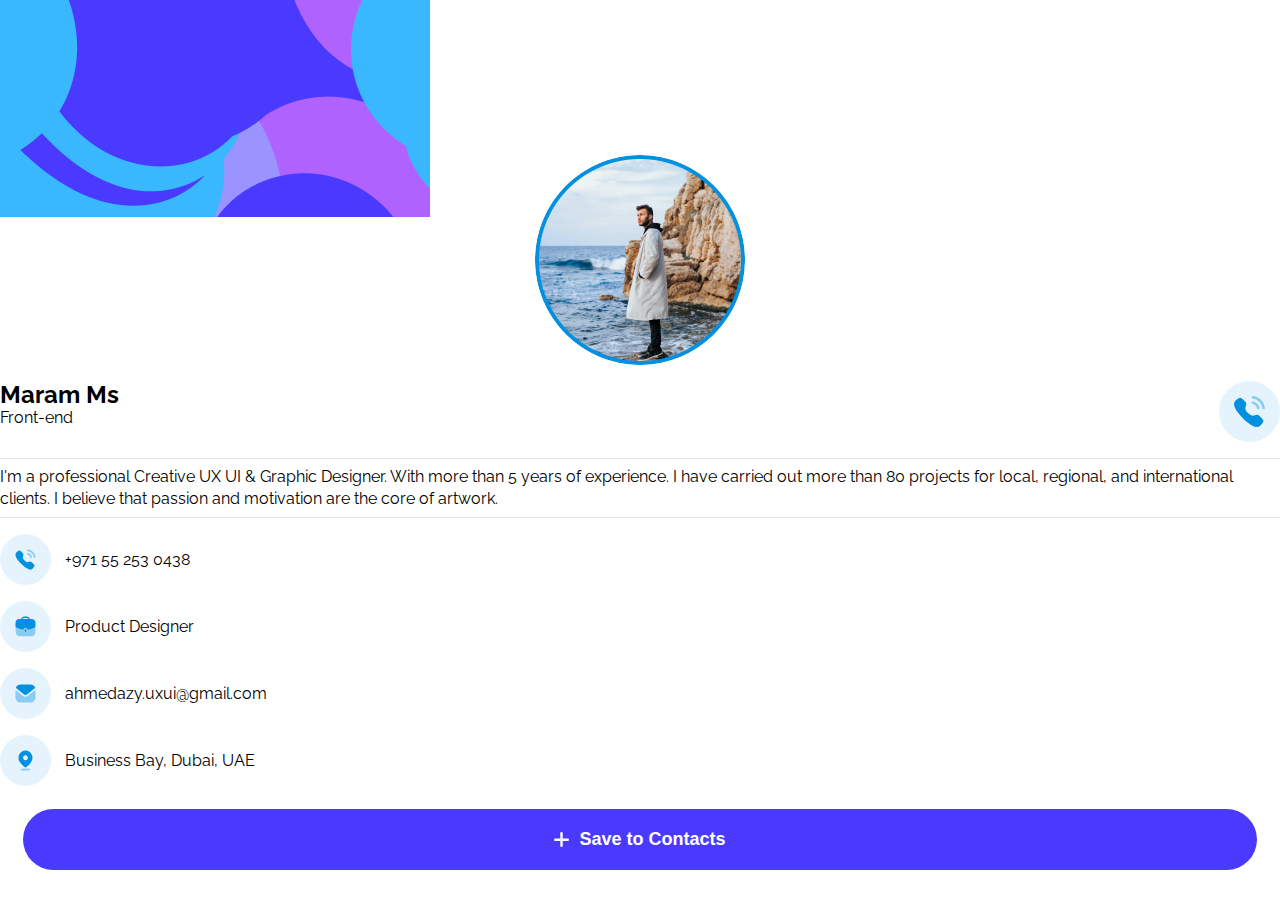
<file: profile.html>
<!DOCTYPE html>
<html lang="en">
  <head>
    <!-- Required meta tags -->
    <meta charset="utf-8" />
    <meta name="viewport" content="width=device-width, initial-scale=1" />

    <!-- Bootstrap CSS -->
    <link
      href="https://cdn.jsdelivr.net/npm/bootstrap@5.0.2/dist/css/bootstrap.min.css"
      rel="stylesheet"
      integrity="sha384-EVSTQN3/azprG1Anm3QDgpJLIm9Nao0Yz1ztcQTwFspd3yD65VohhpuuCOmLASjC"
      crossorigin="anonymous"
    />
    <link rel="preconnect" href="https://fonts.googleapis.com">
<link rel="preconnect" href="https://fonts.gstatic.com" crossorigin>
<link href="https://fonts.googleapis.com/css2?family=Alexandria:wght@400;500;600;700;800&family=Cairo&family=DM+Sans:ital,wght@0,500;0,700;1,400&family=IBM+Plex+Sans+Arabic:wght@100;200;300;400;500;600;700&family=Inter:wght@400;600;700&family=Lato&family=Montserrat+Subrayada&family=Noto+Kufi+Arabic:wght@400;500;600;700&family=Nunito+Sans:wght@800&family=Open+Sans&family=Poppins:ital,wght@0,200;0,400;0,500;0,600;0,700;0,800;1,300;1,400;1,600&family=Raleway:wght@300;400;500;600;700;900&family=Roboto:ital,wght@0,100;0,300;0,500;0,700;1,300;1,500&family=Work+Sans:ital,wght@0,800;1,700&display=swap" rel="stylesheet">
    <link rel="stylesheet" href="./css/profile.css" />
    <title>Hello, world!</title>
  </head>
  <body>
    <main>
      <div class="profile">
        <div class="cover">
          <!-- <div class="photo">
            <img src="./images/photo.png" alt="" />
          </div> -->
        </div>

        <div class="container">
            <div class="profile-info">
              <div class="photo">
                  <img src="./images/photo.png" alt="" />
                </div>
            <div class="info-details">
              <div class="info-items">
           <div class="names">
            <h1 class="profile-info-title">Maram Ms</h1>
            <span class="profile-indo-major">Front-end</span>
           </div>
           <div class="phone">
            <svg width="37" height="37" viewBox="0 0 37 37" fill="none" xmlns="http://www.w3.org/2000/svg">
                <path opacity="0.4" d="M22.2282 8.46354C21.4943 8.32797 20.8203 8.79631 20.6806 9.5127C20.5409 10.2291 21.0107 10.9285 21.7246 11.0687C23.8741 11.4878 25.5338 13.1516 25.9545 15.3085V15.31C26.0743 15.9309 26.6209 16.3823 27.2504 16.3823C27.3348 16.3823 27.4192 16.3746 27.5052 16.3592C28.2192 16.2159 28.689 15.518 28.5493 14.8001C27.9213 11.5787 25.4417 9.09057 22.2282 8.46354Z" fill="#0390E0"/>
                <path opacity="0.4" d="M22.1323 3.09548C21.7884 3.04618 21.443 3.14786 21.1681 3.36662C20.8856 3.58847 20.7091 3.90892 20.6707 4.26788C20.5893 4.99351 21.1129 5.64981 21.8376 5.73146C26.8351 6.28916 30.7195 10.1823 31.2815 15.1954C31.3567 15.8671 31.9202 16.374 32.5927 16.374C32.6433 16.374 32.6925 16.3709 32.7431 16.3647C33.0947 16.3262 33.4079 16.1521 33.629 15.8748C33.8486 15.5975 33.9484 15.2524 33.9085 14.8996C33.2083 8.64475 28.3674 3.79029 22.1323 3.09548Z" fill="#0390E0"/>
                <path fill-rule="evenodd" clip-rule="evenodd" d="M17.0072 19.9991C23.157 26.1472 24.5522 19.0345 28.4678 22.9474C32.2428 26.7213 34.4124 27.4774 29.6296 32.2589C29.0305 32.7404 25.2241 38.5328 11.847 25.1595C-1.53169 11.7845 4.25736 7.97419 4.73896 7.37526C9.53338 2.58051 10.2765 4.7628 14.0514 8.53672C17.9671 12.4513 10.8573 13.851 17.0072 19.9991Z" fill="#0390E0"/>
                </svg>
                
           </div>
              </div>
             

              
            <p class="profile-bio">
                I'm a professional Creative UX UI & Graphic Designer. With more
                than 5 years of experience. I have carried out more than 80
                projects for local, regional, and international clients. I believe
                that passion and motivation are the core of artwork.
              </p>
  
              <ul>
                <li>
                  <div class="icons">
                    <svg width="25" height="25" viewBox="0 0 25 25" fill="none" xmlns="http://www.w3.org/2000/svg">
                        <path opacity="0.4" d="M14.9183 5.99C14.4422 5.90206 14.005 6.20586 13.9144 6.67054C13.8238 7.13522 14.1285 7.58891 14.5916 7.67984C15.9859 7.95166 17.0624 9.03092 17.3353 10.43V10.431C17.413 10.8337 17.7675 11.1265 18.1759 11.1265C18.2306 11.1265 18.2854 11.1215 18.3412 11.1115C18.8043 11.0186 19.109 10.5659 19.0184 10.1002C18.6111 8.01062 17.0027 6.39672 14.9183 5.99Z" fill="#0390E0"/>
                        <path opacity="0.4" d="M14.8561 2.50793C14.633 2.47595 14.4089 2.54191 14.2307 2.68381C14.0474 2.82771 13.9329 3.03557 13.908 3.26841C13.8552 3.73908 14.1948 4.16479 14.6649 4.21776C17.9065 4.57951 20.4262 7.10477 20.7907 10.3565C20.8395 10.7922 21.205 11.121 21.6412 11.121C21.674 11.121 21.7059 11.119 21.7388 11.115C21.9668 11.09 22.17 10.9771 22.3134 10.7972C22.4558 10.6174 22.5206 10.3935 22.4947 10.1647C22.0405 6.10746 18.9005 2.95862 14.8561 2.50793Z" fill="#0390E0"/>
                        <path fill-rule="evenodd" clip-rule="evenodd" d="M11.5317 13.4724C15.5208 17.4604 16.4258 12.8467 18.9656 15.3848C21.4143 17.8328 22.8216 18.3232 19.7192 21.4247C19.3306 21.737 16.8616 25.4943 8.1846 16.8197C-0.493478 8.144 3.26158 5.67244 3.57397 5.28395C6.68387 2.17385 7.16586 3.58938 9.61449 6.03733C12.1544 8.5765 7.54266 9.48441 11.5317 13.4724Z" fill="#0390E0"/>
                        </svg>
                        
                  </div>
                  +971 55 253 0438
                </li>
  
                <li>
                  <div class="icons">
                    <svg width="25" height="25" viewBox="0 0 25 25" fill="none" xmlns="http://www.w3.org/2000/svg">
                        <path opacity="0.4" d="M2.50024 11.5786C2.55024 13.9166 2.69024 17.9156 2.71024 18.3566C2.78124 19.2996 3.14224 20.2526 3.70424 20.9246C4.48624 21.8676 5.44924 22.2886 6.79224 22.2886C8.64824 22.2986 10.6942 22.2986 12.6812 22.2986C14.6762 22.2986 16.6122 22.2986 18.2472 22.2886C19.5712 22.2886 20.5642 21.8566 21.3362 20.9246C21.8982 20.2526 22.2592 19.2896 22.3102 18.3566C22.3302 17.9856 22.4302 13.6446 22.4902 11.5786H2.50024Z" fill="#0390E0"/>
                        <path d="M11.7454 15.8843V17.1783C11.7454 17.5923 12.0814 17.9283 12.4954 17.9283C12.9094 17.9283 13.2454 17.5923 13.2454 17.1783V15.8843C13.2454 15.4703 12.9094 15.1343 12.4954 15.1343C12.0814 15.1343 11.7454 15.4703 11.7454 15.8843Z" fill="#0390E0"/>
                        <path fill-rule="evenodd" clip-rule="evenodd" d="M10.7112 15.0565C10.6112 15.4195 10.2622 15.6515 9.88424 15.6015C7.33324 15.2455 4.89524 14.3405 2.83724 12.9815C2.62624 12.8435 2.50024 12.6075 2.50024 12.3555V8.88949C2.50024 6.78949 4.21224 5.08149 6.31724 5.08149H8.28424C8.47224 3.62949 9.70224 2.50049 11.2042 2.50049H13.7862C15.2872 2.50049 16.5182 3.62949 16.7062 5.08149H18.6832C20.7822 5.08149 22.4902 6.78949 22.4902 8.88949V12.3555C22.4902 12.6075 22.3632 12.8425 22.1542 12.9815C20.0922 14.3465 17.6442 15.2555 15.0762 15.6105C15.0412 15.6155 15.0072 15.6175 14.9732 15.6175C14.6342 15.6175 14.3312 15.3885 14.2462 15.0525C14.0442 14.2565 13.3212 13.6995 12.4902 13.6995C11.6482 13.6995 10.9332 14.2445 10.7112 15.0565ZM13.7862 4.00049H11.2042C10.5312 4.00049 9.96924 4.46049 9.80124 5.08149H15.1882C15.0202 4.46049 14.4582 4.00049 13.7862 4.00049Z" fill="#0390E0"/>
                        </svg>
                        
                  </div>
                  Product Designer
                </li>
  
                <li>
                  <div class="icons">
                    <svg width="25" height="25" viewBox="0 0 25 25" fill="none" xmlns="http://www.w3.org/2000/svg">
                        <path opacity="0.4" d="M22.5 16.44C22.5 19.23 20.26 21.49 17.47 21.5H17.46H7.55C4.77 21.5 2.5 19.25 2.5 16.46V16.45C2.5 16.45 2.506 12.024 2.514 9.798C2.515 9.38 2.995 9.146 3.322 9.406C5.698 11.291 9.947 14.728 10 14.773C10.71 15.342 11.61 15.663 12.53 15.663C13.45 15.663 14.35 15.342 15.06 14.762C15.113 14.727 19.267 11.393 21.679 9.477C22.007 9.216 22.489 9.45 22.49 9.867C22.5 12.076 22.5 16.44 22.5 16.44Z" fill="#0390E0"/>
                        <path d="M21.9761 6.17351C21.1101 4.54151 19.4061 3.49951 17.5301 3.49951H7.55013C5.67413 3.49951 3.97013 4.54151 3.10413 6.17351C2.91013 6.53851 3.00213 6.99351 3.32513 7.25151L10.7501 13.1905C11.2701 13.6105 11.9001 13.8195 12.5301 13.8195C12.5341 13.8195 12.5371 13.8195 12.5401 13.8195C12.5431 13.8195 12.5471 13.8195 12.5501 13.8195C13.1801 13.8195 13.8101 13.6105 14.3301 13.1905L21.7551 7.25151C22.0781 6.99351 22.1701 6.53851 21.9761 6.17351Z" fill="#0390E0"/>
                        </svg>
                        
                  </div>
                  ahmedazy.uxui@gmail.com
                </li>
  
                <li>
                  <div class="icons">
                    <svg width="25" height="25" viewBox="0 0 25 25" fill="none" xmlns="http://www.w3.org/2000/svg">
                        <path fill-rule="evenodd" clip-rule="evenodd" d="M9.03162 3.43677C11.2165 2.16727 13.902 2.18946 16.0664 3.49489C18.2095 4.82691 19.512 7.20418 19.4998 9.76144C19.45 12.3019 18.0533 14.69 16.3075 16.5361C15.2998 17.6064 14.1726 18.5528 12.9488 19.356C12.8228 19.4289 12.6848 19.4777 12.5415 19.5C12.4036 19.4941 12.2693 19.4534 12.1508 19.3814C10.2824 18.1746 8.64334 16.634 7.31233 14.834C6.19859 13.3314 5.56584 11.516 5.5 9.63442C5.49856 7.07225 6.84677 4.70627 9.03162 3.43677ZM10.2942 10.6948C10.6617 11.6008 11.5292 12.1918 12.4916 12.1918C13.1221 12.1964 13.7282 11.9438 14.1748 11.4905C14.6214 11.0371 14.8715 10.4206 14.8692 9.77838C14.8726 8.79804 14.2955 7.91231 13.4073 7.53477C12.5191 7.15723 11.495 7.36235 10.8133 8.05435C10.1316 8.74635 9.92664 9.78872 10.2942 10.6948Z" fill="#0390E0"/>
                        <ellipse opacity="0.4" cx="12.5" cy="21.5" rx="5" ry="1" fill="#0390E0"/>
                        </svg>
                        
                  </div>
                  Business Bay, Dubai, UAE
                </li>
              </ul>
            </div>


        
          </div>

          <div class="btn-contact">
            <button class="btn-save">
                <svg
                  width="15"
                  height="15"
                  viewBox="0 0 15 15"
                  fill="none"
                  xmlns="http://www.w3.org/2000/svg"
                >
                  <rect
                    y="6.6001"
                    width="15"
                    height="2.4"
                    rx="1.2"
                    fill="white"
                  />
                  <rect
                    x="8.69995"
                    width="15"
                    height="2.4"
                    rx="1.2"
                    transform="rotate(90 8.69995 0)"
                    fill="white"
                  />
                  <mask
                    id="mask0_70_308"
                    style="mask-type: alpha"
                    maskUnits="userSpaceOnUse"
                    x="0"
                    y="6"
                    width="15"
                    height="3"
                  >
                    <rect
                      y="6.6001"
                      width="15"
                      height="2.4"
                      rx="1.2"
                      fill="#B7B0FF"
                    />
                  </mask>
                  <g mask="url(#mask0_70_308)">
                    <rect
                      x="8.69995"
                      y="0.300049"
                      width="15"
                      height="2.4"
                      rx="1.2"
                      transform="rotate(90 8.69995 0.300049)"
                      fill="#E6E6E6"
                    />
                  </g>
                </svg>
    
                Save to Contacts
              </button> 
          </div>
        </div>
      </div>
    </main>

    <!-- Option 1: Bootstrap Bundle with Popper -->
    <script
      src="https://cdn.jsdelivr.net/npm/bootstrap@5.0.2/dist/js/bootstrap.bundle.min.js"
      integrity="sha384-MrcW6ZMFYlzcLA8Nl+NtUVF0sA7MsXsP1UyJoMp4YLEuNSfAP+JcXn/tWtIaxVXM"
      crossorigin="anonymous"
    ></script>
  </body>
</html>
</file>
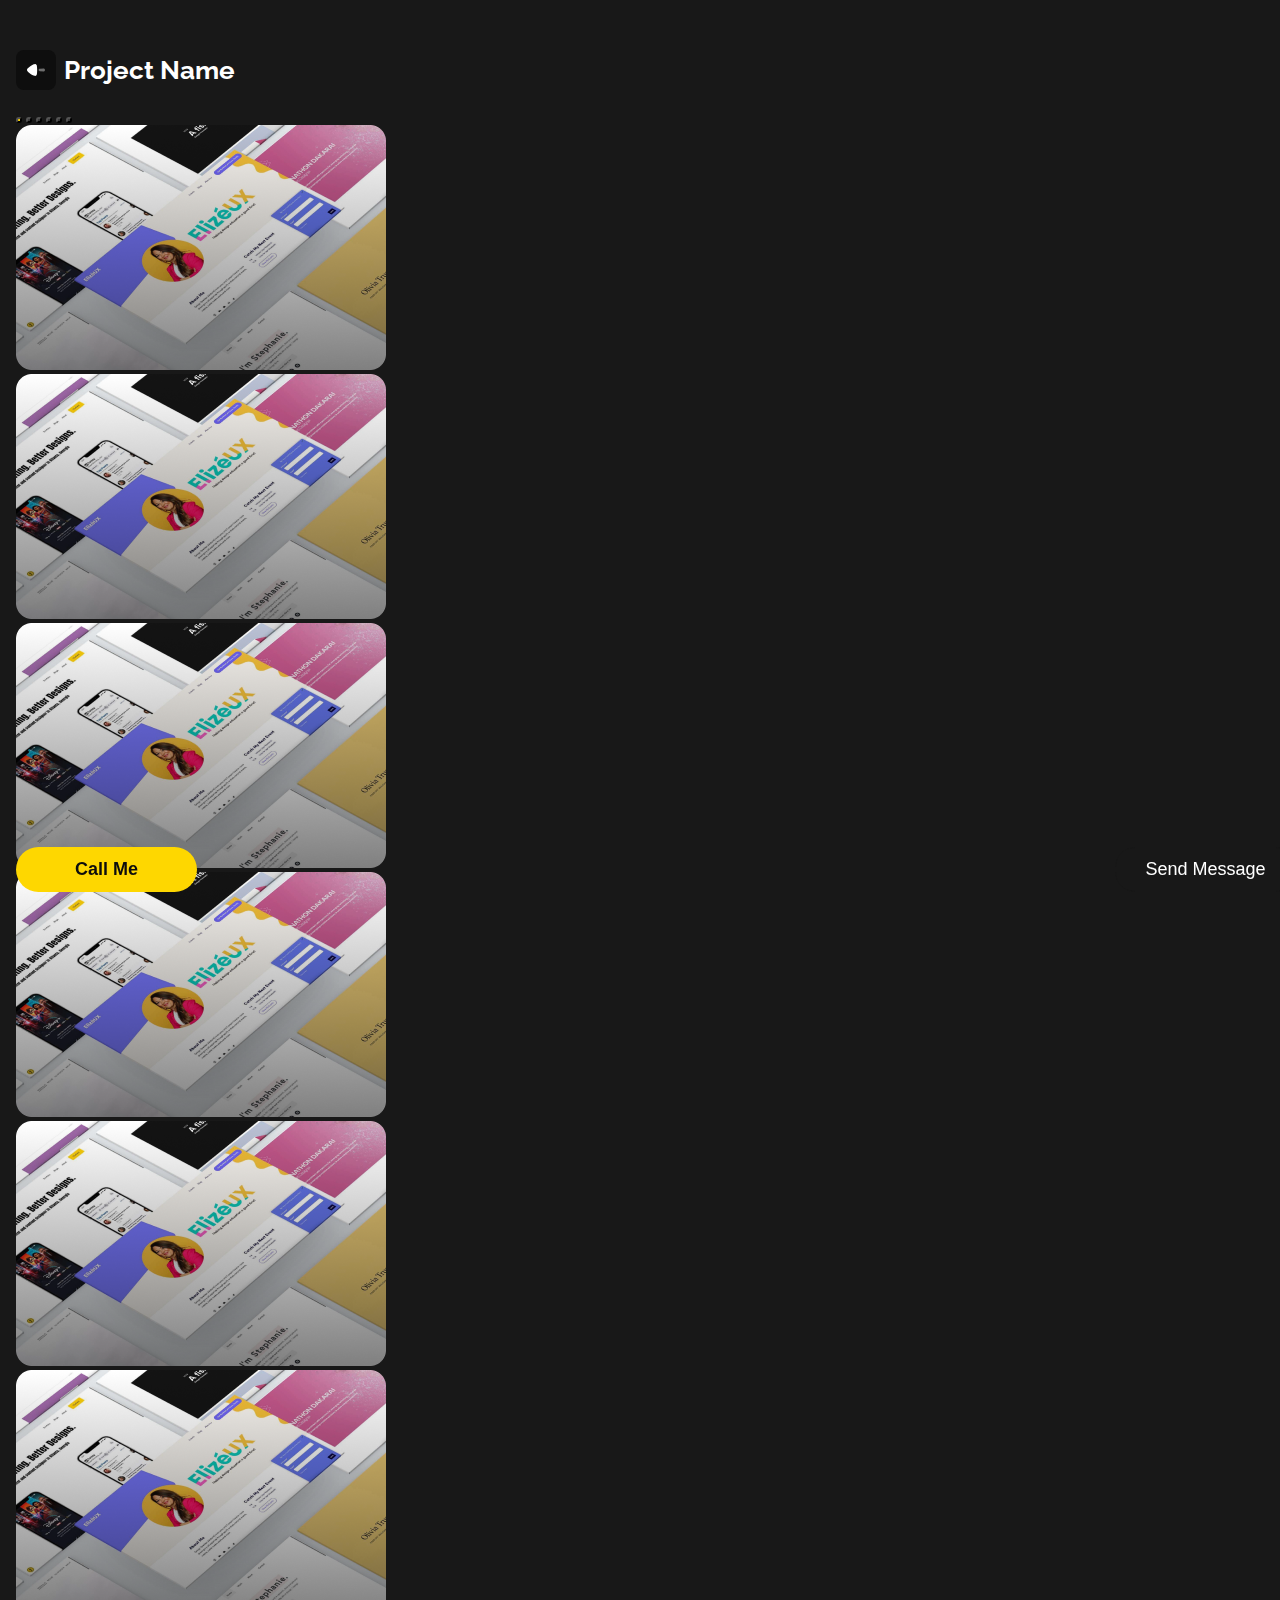
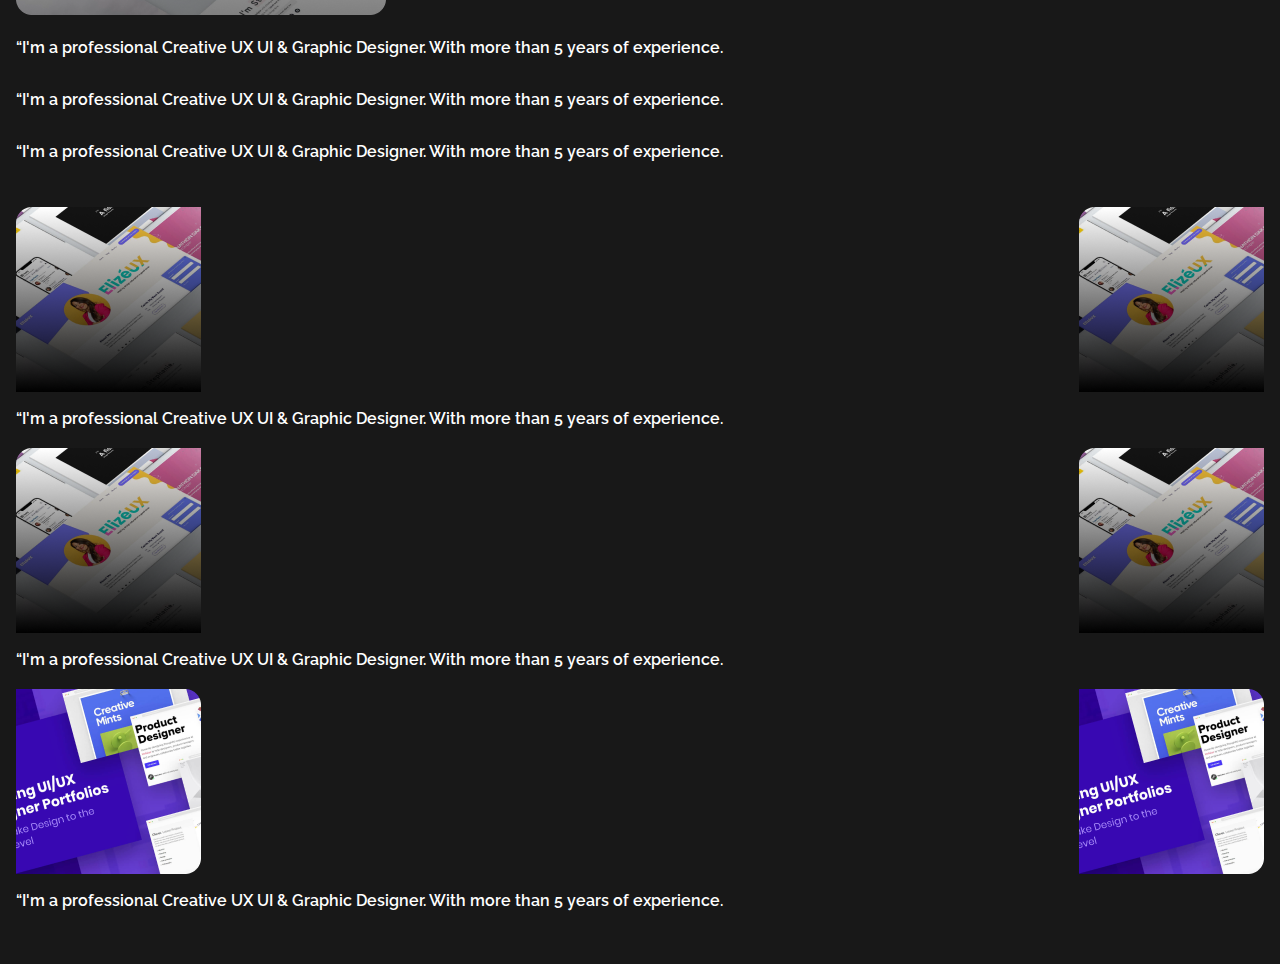
<file: project-details.html>
<!DOCTYPE html>
<html lang="en">

<head>
  <!-- Required meta tags -->
  <meta charset="utf-8" />
  <meta name="viewport" content="width=device-width, initial-scale=1" />

  <!-- Bootstrap CSS -->
  <link href="https://cdn.jsdelivr.net/npm/bootstrap@5.0.2/dist/css/bootstrap.min.css" rel="stylesheet"
    integrity="sha384-EVSTQN3/azprG1Anm3QDgpJLIm9Nao0Yz1ztcQTwFspd3yD65VohhpuuCOmLASjC" crossorigin="anonymous" />
  <link rel="stylesheet" href="/css/project-details.css" />
  <link rel="preconnect" href="https://fonts.googleapis.com">
<link rel="preconnect" href="https://fonts.gstatic.com" crossorigin>
<link href="https://fonts.googleapis.com/css2?family=Alexandria:wght@400;500;600;700;800&family=Cairo&family=DM+Sans:ital,wght@0,500;0,700;1,400&family=IBM+Plex+Sans+Arabic:wght@100;200;300;400;500;600;700&family=Inter:wght@400;600;700&family=Lato&family=Montserrat+Subrayada&family=Noto+Kufi+Arabic:wght@400;500;600;700&family=Nunito+Sans:wght@800&family=Open+Sans&family=Poppins:ital,wght@0,200;0,400;0,500;0,600;0,700;0,800;1,300;1,400;1,600&family=Raleway:wght@300;400;500;600;700;900&family=Roboto:ital,wght@0,100;0,300;0,500;0,700;1,300;1,500&family=Work+Sans:ital,wght@0,800;1,700&display=swap" rel="stylesheet">
  <title>Hello, world!</title>
</head>

<body>
  <main>
    <div class="project">
      <div class="container">
        <div class="project-info">
          <div class="project-nav">
            <div class="arrow">
              <svg width="24" height="24" viewBox="0 0 24 24" fill="none" xmlns="http://www.w3.org/2000/svg">
                <path opacity="0.4"
                  d="M15.7975 10.8096L19.4967 10.4824C20.3269 10.4824 21 11.1621 21 12.0003C21 12.8386 20.3269 13.5182 19.4967 13.5182L15.7975 13.1911C15.1463 13.1911 14.6183 12.6579 14.6183 12.0003C14.6183 11.3416 15.1463 10.8096 15.7975 10.8096Z"
                  fill="white" />
                <path
                  d="M3.37534 10.8698C3.43316 10.8115 3.64915 10.5647 3.85206 10.3598C5.03568 9.07656 8.12619 6.97815 9.7429 6.33596C9.98835 6.23352 10.6091 6.01542 10.9418 6C11.2592 6 11.5625 6.0738 11.8516 6.2192C12.2127 6.42299 12.5007 6.74463 12.66 7.12355C12.7614 7.38572 12.9207 8.17331 12.9207 8.18763C13.0789 9.04792 13.165 10.4469 13.165 11.9934C13.165 13.465 13.0789 14.8067 12.949 15.6813C12.9349 15.6967 12.7756 16.6738 12.6021 17.0086C12.2847 17.6211 11.664 18 10.9996 18H10.9418C10.5087 17.9857 9.5989 17.6057 9.5989 17.5924C8.06837 16.9502 5.05096 14.9532 3.83788 13.6258C3.83788 13.6258 3.49534 13.2844 3.34698 13.0718C3.11571 12.7656 3.00007 12.3866 3.00007 12.0077C3.00007 11.5847 3.12989 11.1915 3.37534 10.8698Z"
                  fill="white" />
              </svg>
            </div>
            <h1>Project Name</h1>
          </div>
          <div id="carouselExampleIndicators" class="carousel slide" data-bs-ride="carousel">
            <div class="carousel-indicators">
              <button type="button" data-bs-target="#carouselExampleIndicators" data-bs-slide-to="0" class="active"
                aria-current="true" aria-label="Slide 1"></button>
              <button type="button" data-bs-target="#carouselExampleIndicators" data-bs-slide-to="1"
                aria-label="Slide 2"></button>
              <button type="button" data-bs-target="#carouselExampleIndicators" data-bs-slide-to="2"
                aria-label="Slide 3"></button>
              <button type="button" data-bs-target="#carouselExampleIndicators" data-bs-slide-to="3"
                aria-label="Slide 4"></button>
              <button type="button" data-bs-target="#carouselExampleIndicators" data-bs-slide-to="4"
                aria-label="Slide 5"></button>
              <button type="button" data-bs-target="#carouselExampleIndicators" data-bs-slide-to="5"
                aria-label="Slide 6"></button>
            </div>
            <div class="carousel-inner">
              <div class="carousel-item active">
                <img src="/images/slide1.png" class="d-block w-100" alt="...">
              </div>
              <div class="carousel-item">
                <img src="/images/slide1.png" class="d-block w-100" alt="...">
              </div>
              <div class="carousel-item">
                <img src="/images/slide1.png" class="d-block w-100" alt="...">
              </div>

              <div class="carousel-item">
                <img src="/images/slide1.png" class="d-block w-100" alt="...">
              </div>
              <div class="carousel-item">
                <img src="/images/slide1.png" class="d-block w-100" alt="...">
              </div>

              <div class="carousel-item">
                <img src="/images/slide1.png" class="d-block w-100" alt="...">
              </div>

            </div>


          </div>


          <p class="project-desc">
            “I'm a professional Creative UX UI & Graphic Designer. With more than 5 years of experience.

            </br> </br>

            “I'm a professional Creative UX UI & Graphic Designer. With more than 5 years of experience.
            </br> </br>

            “I'm a professional Creative UX UI & Graphic Designer. With more than 5 years of experience.
            </br> </br>
          </p>


          <div class="project-items">
            <div class="project-images">
              <div class="project-img">
<img src="/images/por1.png" alt="">
              </div>
              <div class="project-img">
                <img src="/images/por1.png" alt="">

              </div>
            </div>

            <p class="project-item-desc">“I'm a professional Creative UX UI & Graphic Designer. With more than 5 years of experience.</p>
          </div>

          <div class="project-items">
            <div class="project-images">
              <div class="project-img">
<img src="/images/por1.png" alt="">
              </div>
              <div class="project-img">
                <img src="/images/por1.png" alt="">

              </div>
            </div>

            <p class="project-item-desc">“I'm a professional Creative UX UI & Graphic Designer. With more than 5 years of experience.</p>
          </div>
          <div class="project-items">
            <div class="project-images">
              <div class="project-img">
<img src="/images/details.png" alt="">
              </div>
              <div class="project-img">
                <img src="/images/details.png" alt="">

              </div>
            </div>

            <p class="project-item-desc">“I'm a professional Creative UX UI & Graphic Designer. With more than 5 years of experience.</p>
          </div>
          


          <div class="call-msg">
            <button class="call">Call Me</button>
            <button class="msg">Send Message</button>

          </div>

        </div>
      </div>
  </main>

  <!-- Option 1: Bootstrap Bundle with Popper -->
  <script src="https://cdn.jsdelivr.net/npm/bootstrap@5.0.2/dist/js/bootstrap.bundle.min.js"
    integrity="sha384-MrcW6ZMFYlzcLA8Nl+NtUVF0sA7MsXsP1UyJoMp4YLEuNSfAP+JcXn/tWtIaxVXM"
    crossorigin="anonymous"></script>
</body>

</html>
</file>
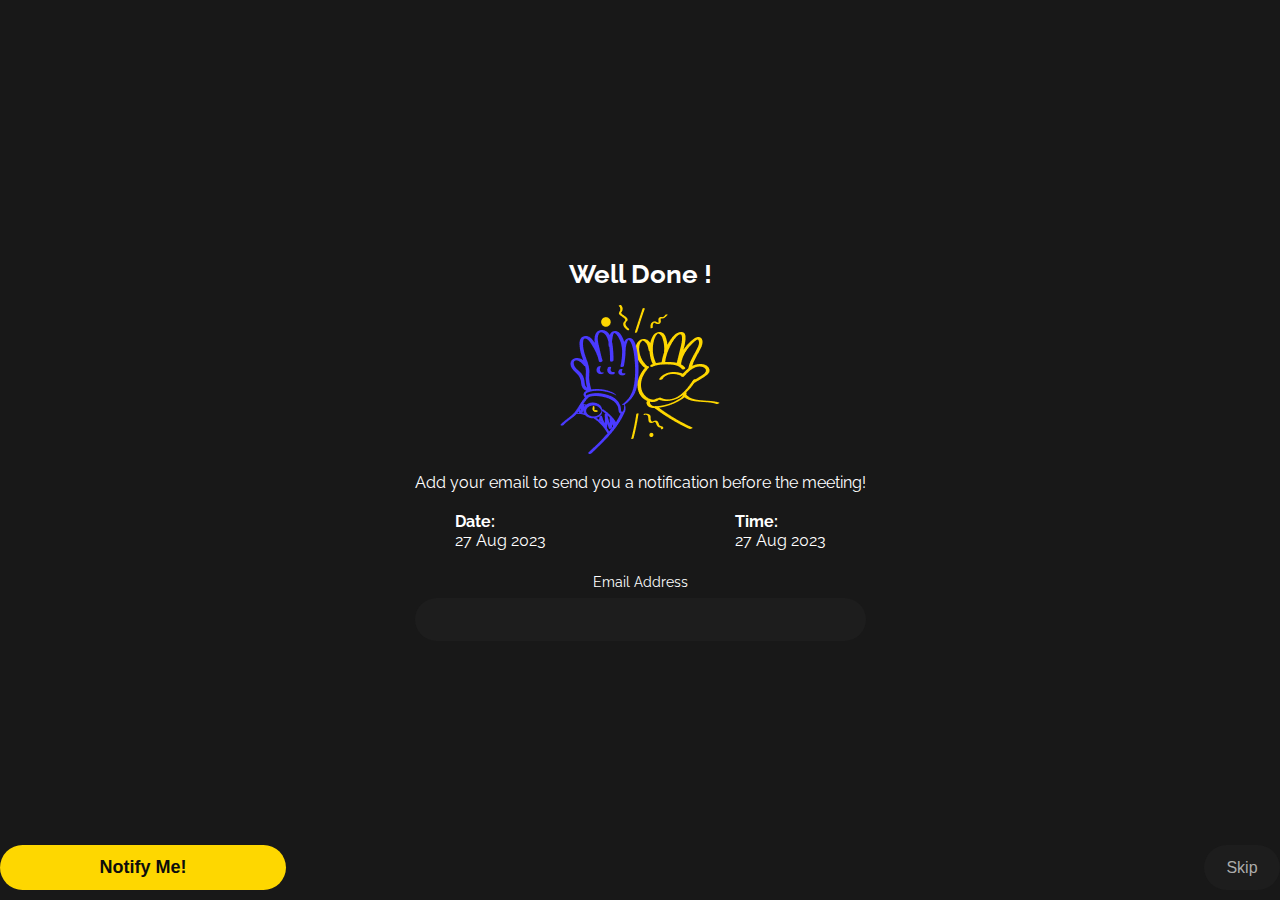
<file: well-done.html>
<!DOCTYPE html>
<html lang="en">
  <head>
    <!-- Required meta tags -->
    <meta charset="utf-8" />
    <meta name="viewport" content="width=device-width, initial-scale=1" />

    <!-- Bootstrap CSS -->
    <link
      href="https://cdn.jsdelivr.net/npm/bootstrap@5.0.2/dist/css/bootstrap.min.css"
      rel="stylesheet"
      integrity="sha384-EVSTQN3/azprG1Anm3QDgpJLIm9Nao0Yz1ztcQTwFspd3yD65VohhpuuCOmLASjC"
      crossorigin="anonymous"
    />
    <link rel="preconnect" href="https://fonts.googleapis.com">
<link rel="preconnect" href="https://fonts.gstatic.com" crossorigin>
<link href="https://fonts.googleapis.com/css2?family=Alexandria:wght@400;500;600;700;800&family=Cairo&family=DM+Sans:ital,wght@0,500;0,700;1,400&family=IBM+Plex+Sans+Arabic:wght@100;200;300;400;500;600;700&family=Inter:wght@400;600;700&family=Lato&family=Montserrat+Subrayada&family=Noto+Kufi+Arabic:wght@400;500;600;700&family=Nunito+Sans:wght@800&family=Open+Sans&family=Poppins:ital,wght@0,200;0,400;0,500;0,600;0,700;0,800;1,300;1,400;1,600&family=Raleway:wght@300;400;500;600;700;900&family=Roboto:ital,wght@0,100;0,300;0,500;0,700;1,300;1,500&family=Work+Sans:ital,wght@0,800;1,700&display=swap" rel="stylesheet">
    <link rel="stylesheet" href="./css/well-done.css" />
    <title>Hello, world!</title>
  </head>
  <body>
    <main>
      <div class="profile">
        <div class="container">
          <div class="profile-info">
            <div class="well-done">
                <h1 class="title">well done !</h1>
                <img src="/images/done.png" alt="">
                <p class="desc">Add your email to send you a notification before the meeting!</p>
                <div class="date-time">
                     <div class="date">
                        <span>Date:</span>
                        <span>27 Aug 2023</span>
                     </div>
                     <div class="time">
                        <span>Time:</span>
                        <span>27 Aug 2023</span>
                     </div>
                </div>

                
            <div class="email-input">
                <label>Email Address</label>
                <input type="email" class="email">
            </div>
            </div>


            <div class="notify-skip">
            <button class="notify">Notify Me!</button>
            <button class="skip">Skip</button>
            </div>
            

        
          </div>
        </div>
      </div>
    </main>

    <!-- Option 1: Bootstrap Bundle with Popper -->
    <script
      src="https://cdn.jsdelivr.net/npm/bootstrap@5.0.2/dist/js/bootstrap.bundle.min.js"
      integrity="sha384-MrcW6ZMFYlzcLA8Nl+NtUVF0sA7MsXsP1UyJoMp4YLEuNSfAP+JcXn/tWtIaxVXM"
      crossorigin="anonymous"
    ></script>
  </body>
</html>
</file>
<file: css/style.css>
* {
  padding: 0;
  margin: 0;
  box-sizing: border-box;
}
body{
  font-family: 'Raleway', sans-serif;
}
/* profile one style */
.profile {
  background: url("/images/image1.png");
  background-repeat: no-repeat;
  background-position: center;
  background-size: cover;
  position: relative;
}

.layout {
  position: absolute;
  top: 0;
  bottom: 0;
  left: 0;
  right: 0;
  background-color: rgba(0, 0, 0, 0.8);
}
.profile-info {
  position: relative;
  z-index: 1;
  padding-top: 249px;
  display: flex;
  flex-direction: column;
  gap: 24px;
}

.info-details {
  display: flex;
  flex-direction: column;
  justify-content: center;
  align-items: center;
  width: 100%;
  gap: 24px;
}
.info-details::after {
  content: "";
  height: 1px;
  bottom: 0;
  left: 0;
  width: 100%;
  background-color: rgba(233, 233, 233, 1);
}
.info-names {
  text-align: center;
}
.profile-info-title {
  font-weight: 700;
  font-size: 24px;
  color: #fff;
}
.profile-indo-major {
  font-weight: 400;
  font-size: 16px;
  color: #fff;
}
.profile-btns {
  display: flex;
  justify-content: space-between;
  gap: 10px;
  width: 100%;
}
.btn {
  height: 61px;
  width: 187px;
  border-radius: 100px;
  background-color: rgba(255, 255, 255, 0.1);
  color: #fff;
  font-weight: 700;
  font-size: 18px;
  display: flex;
  justify-content: center;
  align-items: center;
  gap: 10px;
}

.profile-bio {
  font-size: 16px;
  font-weight: 400;
  color: #fff;
  line-height: 22px;
}
ul {
  list-style: none;
  padding: 0;
  display: flex;
  flex-direction: column;
  gap: 16px;
}
ul > li {
  display: flex;
  align-items: center;
  gap: 14px;
  color: #fff;
}
.icons {
  background-color: rgba(255, 255, 255, 0.1);
  width: 51px;
  height: 51px;
  border-radius: 100px;
  display: flex;
  justify-content: center;
  align-items: center;
}

.btn-save {
  background-color: rgba(74, 58, 255, 1);
  border-radius: 66px;
  height: 61px;
  width: 100%;
  border: none;
  padding: 20px 37px;
  color: #fff;
  font-size: 18px;
  font-weight: 700;
  display: flex;
  align-items: center;
  justify-content: center;
  gap: 10px;
}
</file>
<file: css/portfolio.css>
*{
    padding: 0;
    margin: 0;
    box-sizing: border-box;
}
body{
    font-family: 'Raleway', sans-serif;
  }
.portfolio{
    background-color: rgba(24, 24, 24, 1);
 
}
.container{
    padding: 50px 16px;
}
.portfolio-info{
    display: flex;
    gap: 16px;
    flex-direction: column;
   
}
.portfolio-nav{
    display: flex;
    gap: 8px;
    align-items: center;
}
.arrow{
    background-color: rgba(14, 14, 14, 1);
    width: 40px;
    height: 40px;
    border-radius: 8px;
    padding: 8px;

}
.portfolio-nav h1{
    color: #fff;
    font-weight: 700;
    font-size: 26px;
    line-height: 30.52px;
}


.portfolio-item{
    padding: 35px;
    height: 185px;
    background: url('/images/portfolio.png') no-repeat;
    background-position: center;
    background-size: cover;
     position: relative;
  
}
.portfolio-item .title{
    margin: 0;
    color: #fff;
    font-size: 15px;
    font-weight: 700;
    line-height: 18.78px;
    position: absolute;
    bottom: 10px;
    left: 8px;
    right: 1px;

}
</file>
<file: css/profile-page.css>
*{
    padding: 0;
    margin: 0;
    box-sizing: border-box;
}
.profile{
    background-color: rgba(251, 251, 251, 1);
}
body{
    font-family: 'Raleway', sans-serif;
  }

.profile-info{
    display: flex;
    gap:22px;
    padding-top: 48px;
    flex-direction: column;
}

.info-items{
    display: flex;
    justify-content: center;
    align-items: center;
    flex-direction: column;
    text-align: center;
}
.photo{
    width: 127px;
    height: 127px;
    border-radius: 24px;
}
.profile-info-title{
    color: #38393A;
    font-weight: 700;
    font-size: 24px;
    line-height: 28.18px;
}
.profile-indo-major{
    color: #38393A;
    font-size: 16px;
    font-weight: 400;
}

.profile-indo-major > span
{
    font-weight: 700;
    font-size: 16px;
    line-height: 18.78px;
}
.socail{
    padding: 0;
    display: flex;
    list-style: none;
    gap: 21px;
    justify-content: flex-start;
    position: relative;
    padding: 1rem 0px;
}
.socail::after{
    content: '';
    height: 1px;
    width: 100%;
    position: absolute;
    display: block;
    bottom: 0;
    background-color: rgba(56, 57, 58, 0.1);
}
.socail::before{
    content: '';
    height: 1px;
    width: 100%;
    position: absolute;
    display: block;
    top: 0;
    background-color: rgba(56, 57, 58, 0.1);
}
.socail > li {
background-color: rgba(0, 0, 0, 0.1);
width: 51px;
height: 51px;
border-radius: 16px;
display: flex;
justify-content: center;
align-items: center;
}

.list-info-contact{
    list-style: none;
    padding: 0;
    display: flex;
    flex-direction: column;
    gap:24px;
   
}
.list-info-contact > li{
    display: flex;
    gap: 14px;
  
}
.list-info-contact > li > p{
    display: flex;
    flex-direction: column;
}
.list-info-contact .icons{
    background-color: rgba(0, 0, 0, 0.1);
    width: 51px;
    height: 51px;
    border-radius: 16px;
    display: flex;
    justify-content: center;
    align-items: center;
}


.btn-contact{
    display: flex;
    gap: 12px;
    height: 107px;
    justify-content: space-between;
    align-items: center;
    padding: 23px 19px;
    background-color: #fff;
    position: relative;
}

.btn-contact::before{
    content: '';
    height: 1px;
    width: 100%;
    position: absolute;
    display: block;
    top: 0;
    background-color: rgba(56, 57, 58, 0.1);
}
.btn-save,.btn-call{
    display: flex;
    gap: 10px;
    align-items: center;
  width: 188px;
    padding: 20px 37px;
    border-radius: 16px;
    height: 61px;
 
    border: none;
    font-size: 18px;
    font-weight: 700;
}
.btn-save{
    background-color: #38393A;
    color: #fff;

}
.btn-call{
    background-color: #E1E1E1;
    color: #38393A;
    
}
</file>
<file: css/profile-temp.css>
*{
    padding: 0;
    margin: 0;
    box-sizing: border-box;
}
body{
    font-family: 'Raleway', sans-serif;
  }
.profile{
    background: url('/images/image1.png');
    background-repeat: no-repeat;
    background-position: center;
    background-size: cover;
    position: relative;
}

.layout{
    position: absolute;
    top: 0;
    bottom: 0;
    left: 0;
    right: 0;
    background-color: rgba(0, 0, 0, 0.8);
}

.profile-info{
    position: relative;
    z-index: 1;
    padding-top: 145px;
    display: flex;
    flex-direction: column;
    gap: 24px;

}

.photo{
    width: 115px;
    height: 115px;
    border-radius: 100px;
    margin: auto;
}

.names{
    display: flex;
    justify-content: center;
    align-items: center;
    flex-direction: column;
    gap: 8px;

}

.profile-info-title{
    color: #fff;
    font-size: 24px;
    font-weight: 700;
}

.profile-indo-major{
    font-size: 16px;
    font-weight: 400;
    color: #fff;
}

.info-contact-item{
   
    height: 147px;
    display: flex;
    gap: 10px;
    flex-direction: column;
    justify-content: center;
    align-items: center;
    background-color: rgba(255, 255, 255, 0.1);
    border-radius: 20px;
}
.info-contact-item >span{
    color: #fff;
    font-size: 18px;
    font-weight: 700;
}
.btn-save{
background-color: rgba(74, 58, 255, 1);
height: 61px;
border-radius: 66px;
padding: 20px 37px;
border: none;
display: flex;
justify-content: center;
align-items: center;
gap: 10px;
color: #fff;
font-weight: 700;
font-size: 18px;
}
</file>
<file: css/profile-temp2.css>
*{
    padding: 0;
    margin: 0;
    box-sizing: border-box;
}
body{
    font-family: 'Raleway', sans-serif;
  }
.profile{
    background: url('/images/image2.png');
    background-repeat: no-repeat;
    background-position: center;
    background-size: cover;
    position: relative;
}
.profile-info{
    position: relative;
    z-index: 1;
    padding-top: 70px;
    padding-bottom: 15px;
    display: flex;
    flex-direction: column;
    gap: 40px;

}
.profile-info-details{
    display: flex;
    flex-direction: column;
    gap: 16px;
}
.photo{
    width: 127px;
    height: 127px;
    border-radius: 24px;
    margin: auto;
}

.names{
    display: flex;
    justify-content: center;
    align-items: center;
    flex-direction: column;
    gap: 8px;

}

.profile-info-title{
    color: #fff;
    font-size: 24px;
    font-weight: 700;
}

.profile-info-items{
    display: flex;
    flex-direction: column;
    gap: 8px;
}
.meeting{
    height: 107px;
    border-radius: 20px;
    background-color: rgba(0, 0, 0, 0.2);
    display: flex;
    flex-direction: column;
    justify-content: center;
    align-items: center;
}
.meeting > span{
    color: #fff;
    font-weight: 700;
    font-size: 18px;
}
.info-contact-item{
   
    height: 107px;
    display: flex;
    gap: 10px;
    flex-direction: column;
    justify-content: center;
    align-items: center;
    background-color: rgba(0, 0, 0, 0.2);
    border-radius: 20px;
}
.info-contact-item >span{
    color: #fff;
    font-size: 18px;
    font-weight: 700;
}
.btn-save{
background-color: rgba(138, 100, 64, 1);
height: 45px;
border-radius: 100px;
padding: 12px 37px;
border: none;
display: flex;
justify-content: center;
align-items: center;
gap: 10px;
color: #fff;
font-weight: 700;
font-size: 18px;
}
</file>
<file: css/profile-temp5.css>
* {
  padding: 0;
  margin: 0;
  box-sizing: border-box;
}
body{
  font-family: 'Raleway', sans-serif;
}
.cover {
  background: url("/images/cover2.png") no-repeat;
  height: 217px;
  background-size: cover;
  background-position: center;
}
.profile {
  background-color: rgba(26, 26, 26, 1);
}
.photo {
  width: 100px;
  height: 100px;
  border-radius: 100px;
  margin: -62px auto 0px auto;
  border: 2px solid #a59ae4;
}

.photo img {
  width: 100%;
  max-width: 100%;
  max-height: 100%;
  object-fit: cover;
  border-radius: 100%;
}

.profile-info {
  display: flex;
  gap: 22px;
  flex-direction: column;
}

.info-details {
  background-color: rgba(37, 37, 37, 1);
  border-radius: 16px;
  box-shadow: 0 10px 30px 0 rgba(23, 23, 23, 1);
  display: flex;
  margin-top: -79px;
  justify-content: center;
  align-items: center;
  gap: 19px;
  flex-direction: column;
  height: 295px;
  padding: 19px;
}

.profile-info-title {
  color: #fff;
  font-weight: 700;
  font-size: 28px;
  line-height: 32.87px;
}

.profile-bio {
  color: #fff;
  font-weight: 600;
  font-size: 16px;
  line-height: 20px;
  text-align: center;
}

.meeting-box {
  display: flex;
  justify-content: space-between;
  gap: 9px;
}

.meet {
  background-color: rgba(100, 89, 165, 1);
  height: 45px;
  display: flex;
  justify-content: center;
  align-items: center;
  gap: 10px;
  padding: 10px 58px;
  border: none;
  border-radius: 12px;
  color: #fff;
  font-size: 14px;
  font-weight: 700;
}

.phone {
  background-color: rgba(255, 247, 240, 1);
  height: 45px;
  width: 45px;
  border-radius: 12px;
  padding: 10px;
  display: flex;
  justify-content: center;
  align-items: center;
}

.accordion {
  display: flex;
  flex-direction: column;
  gap: 8px;
}
.accordion-item {
  padding: 24px;
}
.accordion-item,
.accordion-header,
.accordion-button {
  background-color: rgba(37, 37, 37, 1);
  border-radius: 16px;
}

.accordion-header-info {
  display: flex;
  gap: 8px;
}
.icon-contact {
  background-color: rgba(255, 247, 240, 0.1);
  height: 51px;
  width: 51px;
  border-radius: 16px;
  display: flex;
  justify-content: center;
  align-items: center;
}
.info-contact {
  display: flex;
  flex-direction: column;
  gap: 4px;
}

.info-contact h5 {
  color: #fff;
  font-weight: 700;
  font-size: 18px;
}
.info-contact span {
  font-weight: 400;
  font-size: 12px;
  color: #fff;
}
.accordion-button:not(.collapsed) {
  color: #fff;
  font-size: 18px;
  font-weight: 700;
  background-color: transparent;
}
.accordion-body {
  color: #fff;
  font-size: 16px;
  font-weight: 400;
}

.accordion-button:not(.collapsed)::after,
.accordion-button::after {
  background-image: url("/images/arrow.svg");
  transform: none;
}

.accordion-button:focus {
  border: none;
  box-shadow: none;
}
</file>
<file: css/profile-temp6.css>
* {
  padding: 0;
  margin: 0;
  box-sizing: border-box;
}
body{
  font-family: 'Raleway', sans-serif;
}
.profile {
  background-color: rgba(50, 44, 82, 1);
}
.photo {
  width: 100px;
  height: 100px;
  border-radius: 100px;
  margin: -62px auto 0px auto;
  border: 2px solid #a59ae4;
}

.photo img {
  width: 100%;
  max-width: 100%;
  max-height: 100%;
  object-fit: cover;
  border-radius: 100%;
}

.profile-info {
  padding-top: 70px;
  padding-bottom: 15px;
  display: flex;
  gap: 22px;
  flex-direction: column;
}

.info-details {
  background-color: rgba(70, 62, 115, 1);
  border-radius: 16px;
  box-shadow: 0 10px 30px 0 rgba(52, 46, 86, 1);
  display: flex;
  justify-content: center;
  align-items: center;
  gap: 19px;
  flex-direction: column;
  padding: 19px;
}

.profile-info-title {
  color: #fff;
  font-weight: 700;
  font-size: 28px;
  line-height: 32.87px;
}

.profile-bio {
  color: #fff;
  font-weight: 600;
  font-size: 16px;
  line-height: 20px;
  text-align: center;
}

.meeting-box {
  display: flex;
  justify-content: space-between;
  gap: 9px;
}

.meet {
  background-color: rgba(100, 89, 165, 1);
  height: 45px;
  display: flex;
  justify-content: center;
  align-items: center;
  gap: 10px;
  padding: 10px 58px;
  border: none;
  border-radius: 12px;
  color: #fff;
  font-size: 14px;
  font-weight: 700;
}

.phone {
  background-color: rgba(255, 247, 240, 1);
  height: 45px;
  width: 45px;
  border-radius: 12px;
  padding: 10px;
  display: flex;
  justify-content: center;
  align-items: center;
}

.accordion {
  display: flex;
  flex-direction: column;
  gap: 8px;
}
.accordion-item {
  padding: 24px;
}
.accordion-item,
.accordion-header,
.accordion-button {
  background-color: rgba(70, 62, 115, 1);
  border-radius: 16px;
}

/* .accordion-button{
   border-bottom: 1px solid rgba(59, 58, 57, 1);   
  /* height: 1px;
  content: '';
  background-color: 
  width: 100%; 
  } */
.accordion-header-info {
  display: flex;
  gap: 8px;
}
.icon-contact {
  background-color: rgba(255, 247, 240, 0.1);
  height: 51px;
  width: 51px;
  border-radius: 16px;
  display: flex;
  justify-content: center;
  align-items: center;
}
.info-contact {
  display: flex;
  flex-direction: column;
  gap: 4px;
}

.info-contact h5 {
  color: #fff;
  font-weight: 700;
  font-size: 18px;
}
.info-contact span {
  font-weight: 400;
  font-size: 12px;
  color: #fff;
}
.accordion-button:not(.collapsed) {
  color: #fff;
  font-size: 18px;
  font-weight: 700;
  background-color: transparent;
}
.accordion-body {
  color: #fff;
  font-size: 16px;
  font-weight: 400;
}

.accordion-button:not(.collapsed)::after,
.accordion-button::after {
  background-image: url("/images/arrow.svg");
  transform: none;
}

.accordion-button:focus {
  border: none;
  box-shadow: none;
}
</file>
<file: css/profile-temp7.css>
* {
  padding: 0;
  margin: 0;
  box-sizing: border-box;
}
body{
  font-family: 'Raleway', sans-serif;
}
.profile {
  background: url("/images/image3.png");
  background-repeat: no-repeat;
  background-position: center;
  background-size: cover;
  position: relative;
  padding: 31px 16px;
}

.profile-info {
  padding: 31px 16px;

  background: linear-gradient(
    to bottom,
    rgba(0, 0, 0, 0.2),
    rgba(0, 0, 0, 0.2)
  );

  border-radius: 20px;
  display: flex;
  flex-direction: column;
  gap: 24px;
}

.info-contact-item {
  border-radius: 20px;
  height: 107px;
  background-color: rgba(0, 0, 0, 0.2);
  display: flex;
  flex-direction: column;
  justify-content: center;
  align-items: center;
  gap: 10px;
}

.info-contact-item > span {
  color: #fff;
  font-size: 18px;
  font-weight: 700;
}
.profile-info-title {
  color: #fff;
  font-size: 44px;
  font-weight: 700;
  line-height: 51.66px;
  word-wrap: break-word;
  width: 204px;
}

.profile-bio {
  font-size: 16px;
  font-weight: 600;
  line-height: 26px;
  color: #fff;
}

.btn-save {
  background-color: rgba(254, 215, 0, 1);
  padding: 12px 37px;
  border-radius: 100px;
  display: flex;
  justify-content: center;
  align-items: center;
  height: 45px;
  border: none;
  color: rgba(13, 13, 13, 1);
  font-size: 18px;
  line-height: 21.13px;
  font-weight: 700;
}
</file>
<file: css/profile.css>
* {
  padding: 0;
  margin: 0;
  box-sizing: border-box;
}
body {
  font-family: "Raleway", sans-serif;
}

.cover {
  background: url("/images/cover.png") no-repeat;
  height: 217px;
  position: relative;
  z-index: -1;
}

.photo {
  width: 210px;
  height: 210px;
  border-radius: 105px;
  margin: -62px auto 0px auto;
}
.photo img {
  width: 100%;
  max-width: 100%;
  max-height: 100%;
  object-fit: cover;
  border-radius: 105px;
}
.profile-info {
  display: flex;
  flex-direction: column;
  gap: 16px;
}

.info-details {
  display: flex;
  gap: 16px;
  flex-direction: column;
}
.info-items {
  display: flex;
  justify-content: space-between;
}

.names {
  display: flex;
  flex-direction: column;
}
.profile-info-title {
  color: #000;
  font-weight: 700;
  font-size: 24px;
  line-height: 28.18px;
}
.profile-indo-major {
  font-size: 16px;
  color: #000;
  font-weight: 400;
  line-height: 18.78px;
}

.phone {
  background: rgba(3, 144, 224, 0.1);
  width: 61px;
  height: 61px;
  border-radius: 100px;
  display: flex;
  justify-content: center;
  align-items: center;
}
.profile-bio {
  color: #000;
  font-weight: 400;
  font-size: 16px;
  line-height: 22px;
  position: relative;
  padding: 0.5rem 0rem;
}

.profile-bio::before,
.profile-bio::after {
  content: "";
  display: block;
  width: 100%;
  height: 1px;
  background-color: #e9e9e9;
  position: absolute;
}

.profile-bio::before {
  top: 0;
}

.profile-bio::after {
  bottom: 0;
}

ul {
  list-style: none;
  padding: 0;
  display: flex;
  flex-direction: column;
  gap: 16px;
}
ul > li {
  display: flex;
  align-items: center;
  gap: 14px;
  color: #000;
}
.icons {
  background-color: rgba(3, 144, 224, 0.1);
  width: 51px;
  height: 51px;
  border-radius: 100px;
  display: flex;
  justify-content: center;
  align-items: center;
}
.btn-contact {
  background-color: #fff;
  height: 107px;
  padding: 23px;
}
.btn-save {
  background-color: rgba(74, 58, 255, 1);
  border-radius: 66px;
  height: 61px;
  width: 100%;
  border: none;
  padding: 20px 37px;
  color: #fff;
  font-size: 18px;
  font-weight: 700;
  display: flex;
  align-items: center;
  justify-content: center;
  gap: 10px;
}
</file>
<file: css/project-details.css>
* {
  padding: 0;
  margin: 0;
  box-sizing: border-box;
}
body{
  font-family: 'Raleway', sans-serif;
}
.project {
  background-color: rgba(24, 24, 24, 1);

  position: relative;
}
.container {
  padding: 50px 16px;
}
.project-info {
  display: flex;
  gap: 16px;
  flex-direction: column;
}
.project-nav {
  display: flex;
  gap: 8px;
  align-items: center;
}
.arrow {
  background-color: rgba(14, 14, 14, 1);
  width: 40px;
  height: 40px;
  border-radius: 8px;
  padding: 8px;
}
.project-nav h1 {
  color: #fff;
  font-weight: 700;
  font-size: 26px;
  line-height: 30.52px;
}

.carouselExampleIndicators {
  border-radius: 16px;
  height: 245px;
}

.carousel-indicators [data-bs-target] {
  width: 6px;
  height: 6px;
  border-radius: 100px;
  background-color: rgba(57, 57, 57, 1);
}
.carousel-indicators .active {
  background-color: rgba(254, 215, 0, 1);
}

.carousel-indicators {
  gap: 4px;
}

.project-desc {
  font-weight: 600;
  font-size: 16px;
  line-height: 26px;
  color: #fff;
}
.project-items {
  gap: 10px;
  display: flex;
  flex-direction: column;
}
.project-images {
  width: 100%;
  display: flex;
  justify-content: space-between;
}
.project-img {
  width: 185px;
}
.project-img img {
  object-fit: fill;
  max-width: 100%;
  width: 185px;
}
.project-item-desc {
  color: #fff;
  font-size: 16px;
  font-weight: 600;
  line-height: 26px;
}
.call-msg {
  width: 100%;
  display: flex;
  justify-content: space-between;
  position: fixed;
  bottom: 8px;
}
.call {
  height: 45px;
  width: 181px;
  border-radius: 100px;
  padding: 12px 37px;
  display: flex;
  justify-content: center;
  align-items: center;
  border: none;
  color: rgba(13, 13, 13, 1);
  font-size: 18px;
  font-weight: 700;
  background-color: rgba(254, 215, 0, 1);
}
.msg {
  background: rgba(24, 24, 24, 1);
  width: 181px;
  height: 45px;
  border-radius: 20px;
  display: flex;
  justify-content: center;
  align-items: center;
  color: #fff;
  font-size: 18px;
  font-weight: 400;
  border: 1px solid rgba(24, 24, 24, 1);
}
</file>
<file: css/well-done.css>
* {
  margin: 0;
  padding: 0;
  box-sizing: border-box;
}
body{
  font-family: 'Raleway', sans-serif;
}

.profile {
  background-color: rgba(24, 24, 24, 1);
  height: 100vh;
}
.profile-info {
  height: 100vh;
  position: relative;
  display: flex;
  justify-content: center;
  align-items: center;
  flex-direction: column;
  gap: 40px;
}

.well-done {
  display: flex;
  justify-content: center;
  align-items: center;
  flex-direction: column;
  gap: 16px;
}
.well-done .title {
  font-weight: 700;
  font-size: 26px;
  color: #fff;
  text-transform: capitalize;
}
.desc {
  color: #fff;
  font-size: 16px;
  font-weight: 400;
  line-height: 26px;
  text-align: center;
}

.date-time {
  display: flex;
  width: 100%;
  height: 46px;
  justify-content: space-between;
  padding: 0px 40px;
}
.date,
.time {
  display: flex;
  flex-direction: column;
}
.date > span:first-child,
.time > span:first-child {
  color: #fff;
  font-size: 16px;
  font-weight: 700;
}

.date > span:nth-child(2),
.time > span:nth-child(2) {
  color: #fff;
  font-size: 16px;
  font-weight: 400;
}

.email-input {
  display: flex;
  flex-direction: column;
  justify-content: center;
  align-items: center;
  gap: 8px;
  width: 100%;
}
.email-input > label {
  color: rgba(255, 255, 255, 1);
  font-size: 14px;
  font-weight: 400;
}
.email-input > input {
  background-color: rgba(29, 29, 29, 1);
  padding: 12px 37px;
  border-radius: 100px;
  height: 43px;
  border: none;
  width: 100%;
  color: #fff;
  font-size: 16px;
  font-weight: 400;
}

.email-input > input:focus {
  outline: none;
  border: none;
}

.notify-skip {
  display: flex;
  justify-content: space-between;
  position: absolute;
  bottom: 10px;
  width: 100%;
}
.notify {
  background-color: rgba(254, 215, 0, 1);
  padding: 12px 37px;
  height: 45px;
  color: rgba(13, 13, 13, 1);
  font-weight: 700;
  font-size: 18px;
  display: flex;
  justify-content: center;
  align-items: center;
  border: none;
  border-radius: 100px;
  width: 286px;
}

.skip {
  width: 76px;
  height: 45px;
  border-radius: 100px;
  background-color: rgba(29, 29, 29, 1);
  color: rgba(172, 172, 172, 1);
  font-weight: 400;
  font-size: 16px;
  border: none;
}
</file>
